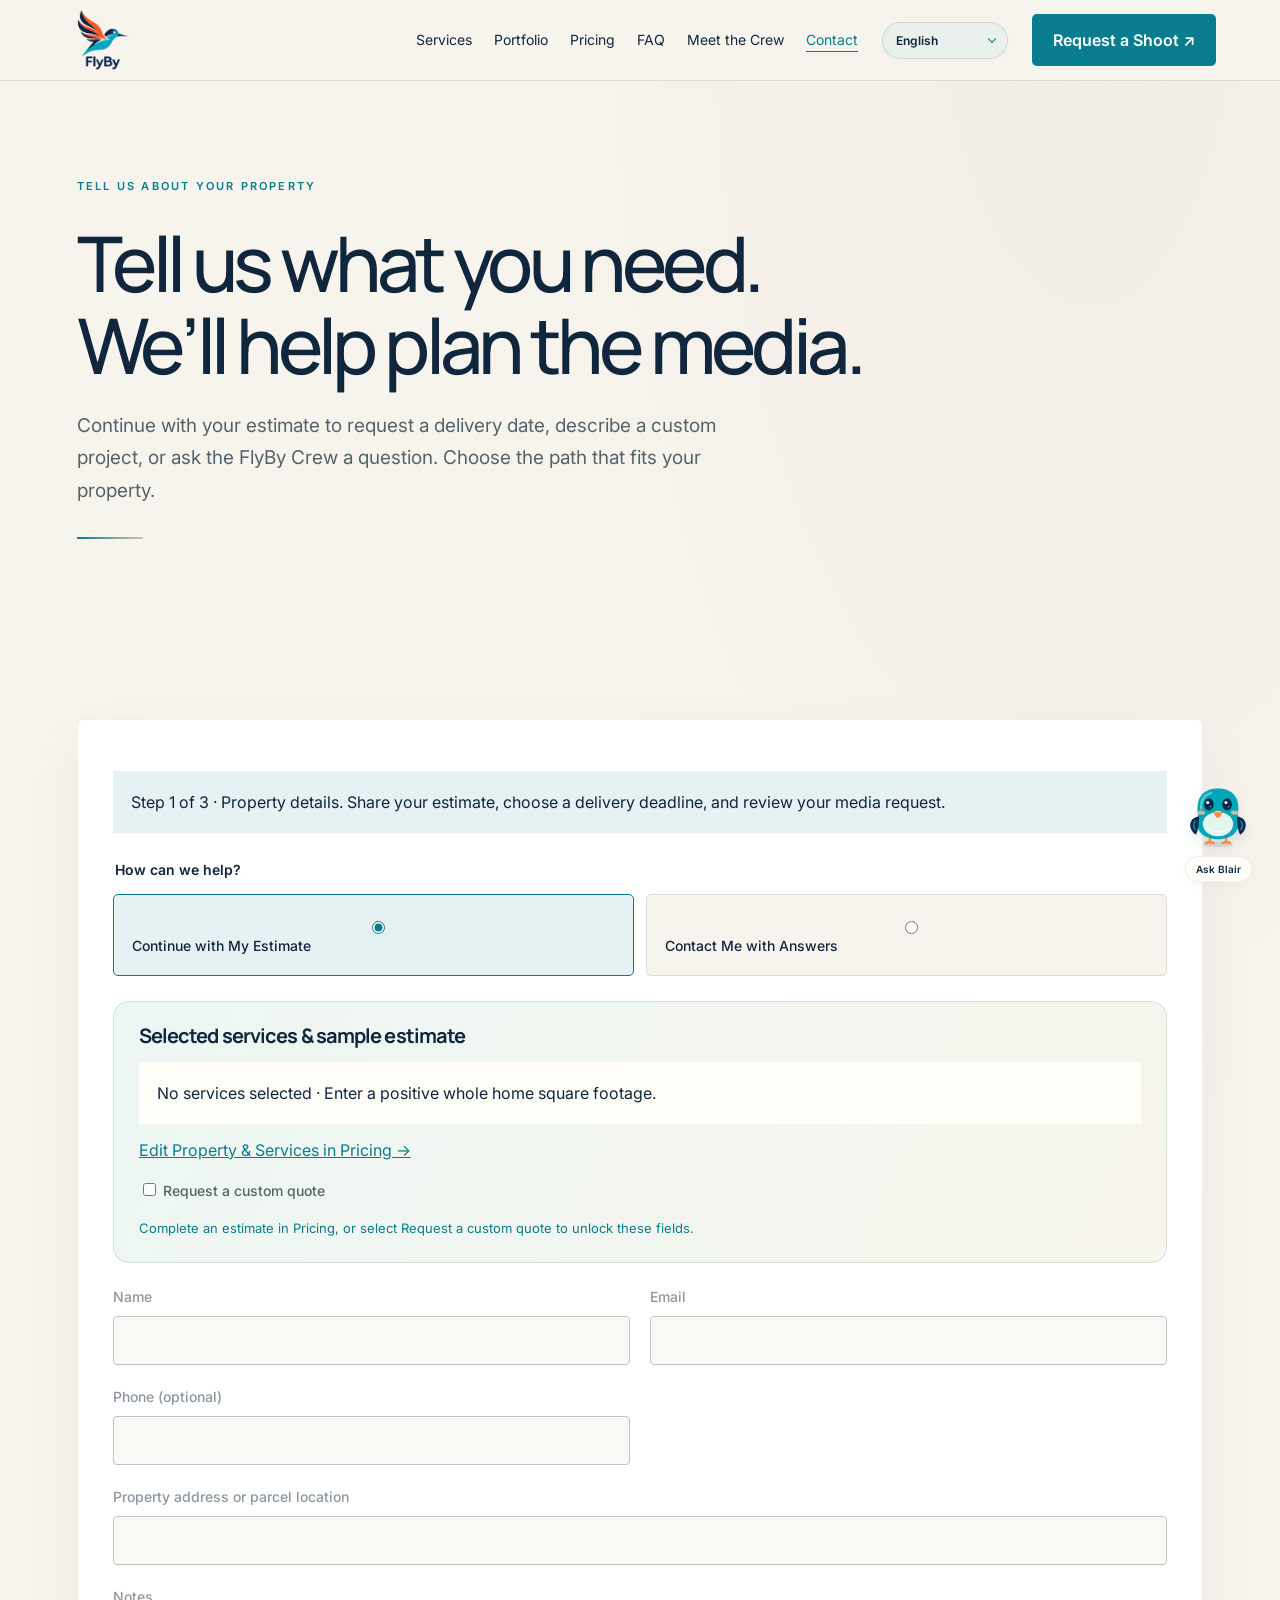
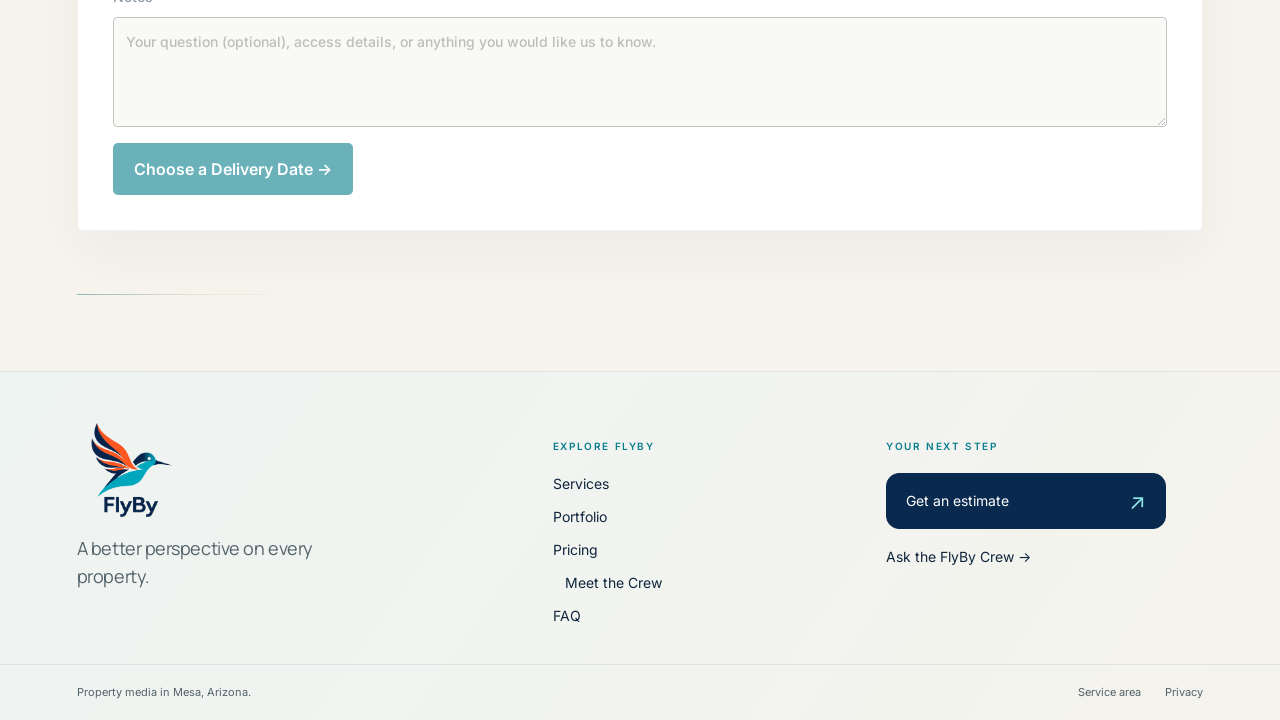
<file: contact.html>
<!doctype html>
<html lang="en">
  <head>
    <meta charset="utf-8" />
    <meta name="viewport" content="width=device-width,initial-scale=1" />
    <title>Request a FlyBy Shoot | Mesa real estate media</title>
    <meta
      name="description"
      content="Share your property details and preferred shoot date. Sample quotes require manual review. The current inquiry form is a clearly labeled preview."
    />
    <link
      href="https://fonts.googleapis.com/css2?family=Manrope:wght@400;500;600;700&family=Inter:wght@400;500;600&display=swap"
      rel="stylesheet"
    />
    <link rel="stylesheet" href="assets/css/styles.css?v=ac332b0d7bcd" />
    <link rel="stylesheet" href="assets/css/polish.css?v=b0d2a3a59848" />
    <link rel="stylesheet" href="assets/css/motion.css?v=7e191892a68c" />
    <link rel="stylesheet" href="assets/css/marketing.css?v=30b282973a19" />
    <link rel="stylesheet" href="assets/css/journey.css?v=b2486c4ee133" />
    <link rel="stylesheet" href="assets/css/customer-flow.css?v=4ab2aa29f847" />
    <link rel="stylesheet" href="assets/css/focus.css?v=0e2e42238a5a" />
    <link rel="stylesheet" href="assets/css/helper.css?v=0b8d4ae15814" />
    <link rel="stylesheet" href="assets/css/modern-depth.css?v=8d660e0221dd" />
    <link rel="stylesheet" href="assets/css/brand-bird.css?v=69ed97eaff5f" />
    <link rel="icon" type="image/png" href="assets/FlyBy-logo-transparent.png" />
    <link rel="stylesheet" href="assets/css/footer-blair.css?v=16459c239572" />
    <link rel="stylesheet" href="assets/css/estimate-guide.css?v=be6aab5bc90e" />
    <link rel="stylesheet" href="assets/css/crew-drone.css?v=2f90073169eb" />
    <link rel="stylesheet" href="assets/css/language-dropdown.css?v=45b7b9ae7462" />
    <link rel="stylesheet" href="assets/css/blair-fluid.css?v=a3647aac5ba5" />
    <link rel="stylesheet" href="assets/css/mobile-responsive.css?v=024274a6074d" />
    <script src="assets/js/blair-avatar.js?v=c626fbac7bb1"></script>
    <script src="assets/js/blair-handoff.js?v=f0847b98eb6b"></script>
  </head>
  <body>
    <header>
      <nav>
        <a class="logo official-logo" href="index.html"
          ><img
            src="assets/FlyBy-logo-transparent.png"
            width="1280"
            height="1280"
            alt="FlyBy"
            decoding="async" /></a
        ><button class="outline" id="menu" aria-expanded="false" aria-controls="links">
          Menu
        </button>
        <div id="links">
          <a href="services.html">Services</a><a href="gallery.html">Portfolio</a
          ><a href="pricing.html">Pricing</a><a href="faq.html">FAQ</a
          ><a href="meet.html">Meet the Crew</a>
        </div>
        <a class="btn" href="contact.html">Request a Shoot ↗</a>
      </nav>
    </header>
    <div class="progress" aria-hidden="true"></div>
    <main>
      <section class="intro">
        <span class="eyebrow">Tell us about your property</span>
        <h1>Tell us what you need.<br />We’ll help plan the media.</h1>
        <p>
          Continue with your estimate to request a delivery date, describe a custom
          project, or ask the FlyBy Crew a question. Choose the path that fits your
          property.
        </p>
      </section>
      <section>
        <form id="request">
          <p class="notice">
            Step 1 of 3 · Property details. Share your estimate, choose a delivery
            deadline, and review your media request.
          </p>
          <fieldset id="intent-selector" class="contact-intent">
            <legend>How can we help?</legend>
            <label
              ><input type="radio" name="contact-intent" value="shoot" checked /> Continue
              with My Estimate</label
            ><label
              ><input type="radio" name="contact-intent" value="questions" /> Contact Me
              with Answers</label
            >
          </fieldset>
          <p id="intent-help" class="fine" hidden></p>
          <div class="estimate-first" id="estimate-summary">
            <h3>Selected services & sample estimate</h3>
            <p class="notice" id="contact-estimate"></p>
            <a id="contact-edit-pricing" href="pricing.html"
              >Edit Property & Services in Pricing →</a
            >
            <p>
              <label><input id="custom" type="checkbox" /> Request a custom quote</label>
            </p>
            <p id="estimate-gate-message" class="estimate-gate-message" role="status"></p>
          </div>
          <fieldset id="contact-details" class="contact-details" disabled>
            <legend>Contact details</legend>
            <div class="form-grid">
              <label>Name<input name="name" required autocomplete="name" /></label
              ><label
                >Email<input
                  type="email"
                  name="email"
                  required
                  autocomplete="email" /></label
              ><label
                >Phone (optional)<input
                  name="phone"
                  type="tel"
                  autocomplete="tel" /></label
              ><label hidden
                >Property type<select id="contact-kind" disabled>
                  <option>Home</option>
                  <option>Land</option>
                </select></label
              ><label class="wide"
                >Property address or parcel location<input
                  name="location"
                  required /></label
              ><label id="contact-size-label" hidden
                >Home square footage<input
                  id="contact-size"
                  readonly
                  type="number"
                  min="1"
                  step="1"
                  required /></label
              ><input id="date" type="date" hidden disabled /><label class="wide"
                >Notes<textarea
                  name="notes"
                  placeholder="Your question (optional), access details, or anything you would like us to know."
                ></textarea>
              </label>
            </div>
          </fieldset>
          <p id="contact-response" role="status" aria-live="polite"></p>
          <p id="form-error" role="alert"></p>
          <button id="contact-continue" type="submit">Choose a Delivery Date →</button>
        </form>
      </section>
    </main>
    <footer class="site-footer">
      <div class="footer-main">
        <div class="footer-brand">
          <a class="logo official-logo" href="index.html"
            ><img
              src="assets/FlyBy-logo-transparent.png"
              width="1280"
              height="1280"
              alt="FlyBy"
              decoding="async"
          /></a>
          <p>A better perspective on every property.</p>
        </div>
        <div class="footer-explore">
          <p class="footer-label">Explore FlyBy</p>
          <nav class="footer-nav" aria-label="Footer navigation">
            <a href="services.html">Services</a><a href="gallery.html">Portfolio</a
            ><a href="pricing.html">Pricing</a><a href="meet.html">Meet the Crew</a
            ><a href="faq.html">FAQ</a>
          </nav>
        </div>
        <div class="footer-next">
          <p class="footer-label">Your next step</p>
          <a class="footer-action" href="pricing.html"
            >Get an estimate<span aria-hidden="true">↗</span></a
          ><a class="footer-question" href="contact.html?intent=questions"
            >Ask the FlyBy Crew →</a
          >
        </div>
      </div>
      <div class="footer-base">
        <a class="footer-mini-logo" href="index.html"
          ><img
            src="assets/FlyBy-logo-transparent.png"
            width="1280"
            height="1280"
            alt="FlyBy"
            decoding="async"
        /></a>
        <p>Property media in Mesa, Arizona.</p>
        <div class="footer-meta">
          <a href="index.html#service-area">Service area</a
          ><a href="privacy.html">Privacy</a>
        </div>
      </div>
    </footer>
    <script src="assets/js/pricing-engine.js?v=6ee49f2ce6e6"></script>
    <script src="assets/js/estimate-gate.js?v=d6917c8817ad"></script>
    <script src="assets/js/app.js?v=81ffee31e404"></script>
    <script src="assets/js/translations.js?v=fd7facc6b7ca"></script>
    <script src="assets/js/journey-translations.js?v=6665d0512e74"></script>
    <script src="assets/js/customer-translations.js?v=bfb29da45c60"></script>
    <script src="assets/js/focus-translations.js?v=c4a0bf09659e"></script>
    <script src="assets/js/delivery-translations.js?v=b22a61a7b503"></script>
    <script src="assets/js/footer-translations.js?v=95087c4d7dad"></script>
    <script src="assets/js/marketing-translations.js?v=5574212253e9"></script>
    <script src="assets/js/translate.js?v=08c9d6dc6bbe"></script>
    <script src="assets/js/chinese-translations.js?v=53ab8b2fe602"></script>
    <script src="assets/js/chinese-guide-translations.js?v=cefd14ecc91b"></script>
    <script src="assets/js/chinese-feature-translations.js?v=fb4b886f6638"></script>
    <script src="assets/js/chinese-runtime.js?v=21090d610f89"></script>
    <script src="assets/js/language.js?v=6870ac199677"></script>
    <script src="assets/js/polish.js?v=602ba9a5f470"></script>
    <script src="assets/js/motion.js?v=2b23c9f74a6c"></script>
    <script src="assets/js/marketing.js?v=487adca290f0"></script>
    <script src="assets/js/journey.js?v=6fc1b104d123"></script>
    <script src="assets/js/booking-config.js?v=9d416db3be07"></script>
    <script src="assets/js/request-flow.js?v=3108d46c72fc"></script>
    <script src="assets/js/helper-answers.js?v=b95dea3ad43c"></script>
    <script src="assets/js/blair-conversation.js?v=65f6737c32f3"></script>
    <script src="assets/js/blair-motion.js?v=00c537445658"></script>
    <script src="assets/js/chinese-blair.js?v=29a8214922d7"></script>
    <script src="assets/js/blair-presentation.js?v=40e2b1d6cc36"></script>
    <script src="assets/js/helper.js?v=f26df12bd4c8"></script>
    <script src="assets/js/modern-depth.js?v=98c72727b4da"></script>
    <script src="assets/js/quote-guide.js?v=f3227171da1c"></script>
    <script src="assets/js/mobile-responsive.js?v=b66505880662"></script>
  </body>
</html>
</file>
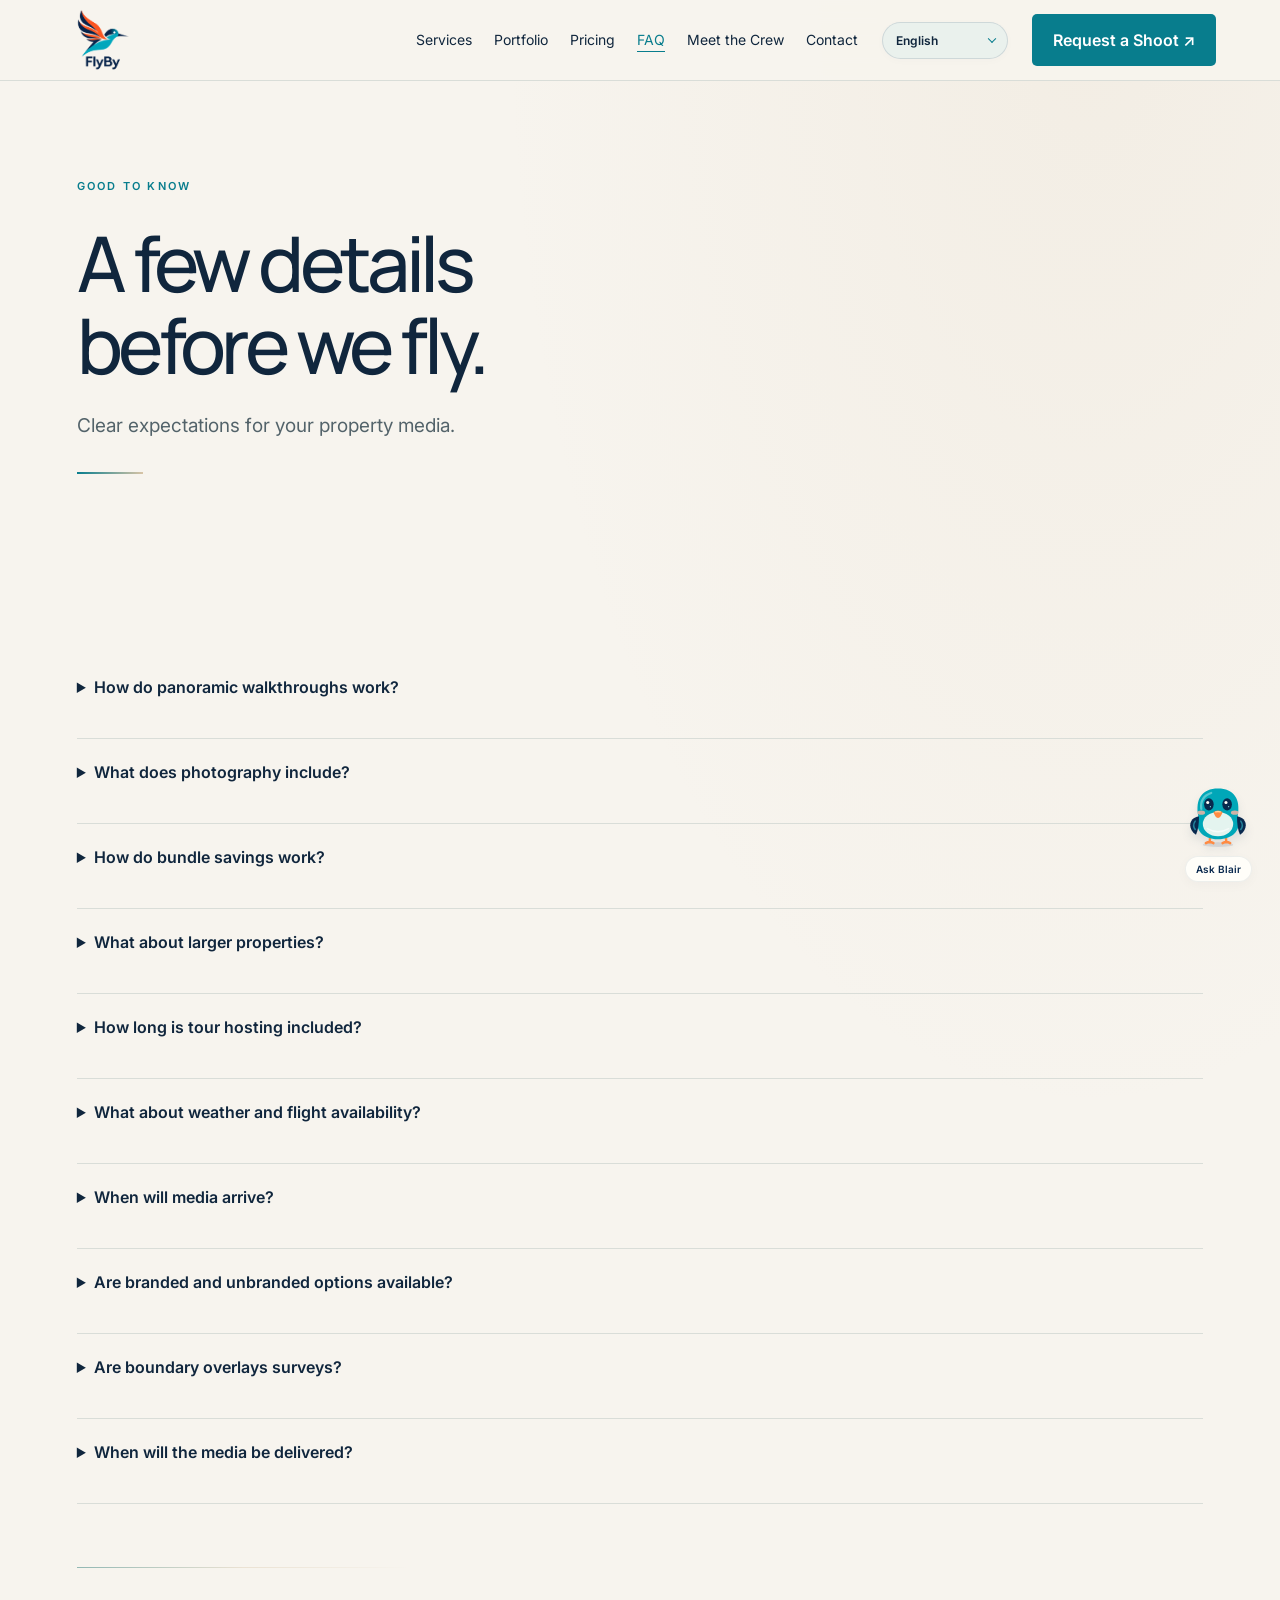
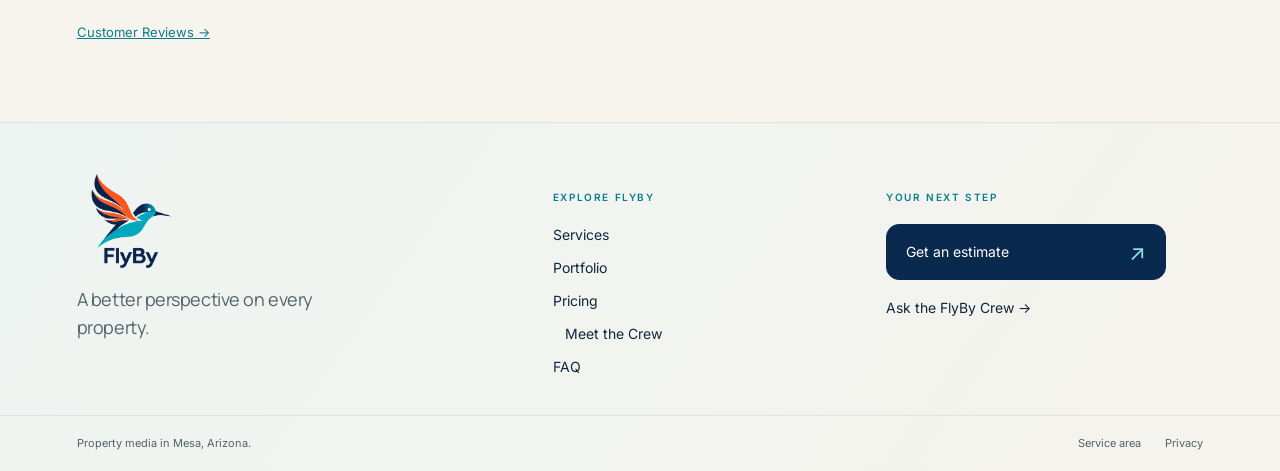
<file: faq.html>
<!doctype html>
<html lang="en">
  <head>
    <meta charset="utf-8" />
    <meta name="viewport" content="width=device-width,initial-scale=1" />
    <title>FlyBy | faq</title>
    <meta
      name="description"
      content="Property photography, 360° panoramic tours and aerial media in Mesa, Arizona. Build a sample quote by square footage."
    />
    <link
      href="https://fonts.googleapis.com/css2?family=Manrope:wght@400;500;600;700&family=Inter:wght@400;500;600&display=swap"
      rel="stylesheet"
    />
    <link rel="stylesheet" href="assets/css/styles.css?v=ac332b0d7bcd" />
    <link rel="stylesheet" href="assets/css/polish.css?v=b0d2a3a59848" />
    <link rel="stylesheet" href="assets/css/motion.css?v=7e191892a68c" />
    <link rel="stylesheet" href="assets/css/marketing.css?v=30b282973a19" />
    <link rel="stylesheet" href="assets/css/journey.css?v=b2486c4ee133" />
    <link rel="stylesheet" href="assets/css/customer-flow.css?v=4ab2aa29f847" />
    <link rel="stylesheet" href="assets/css/focus.css?v=0e2e42238a5a" />
    <link rel="stylesheet" href="assets/css/helper.css?v=0b8d4ae15814" />
    <link rel="stylesheet" href="assets/css/modern-depth.css?v=8d660e0221dd" />
    <link rel="stylesheet" href="assets/css/brand-bird.css?v=69ed97eaff5f" />
    <link rel="icon" type="image/png" href="assets/FlyBy-logo-transparent.png" />
    <link rel="stylesheet" href="assets/css/footer-blair.css?v=16459c239572" />
    <link rel="stylesheet" href="assets/css/estimate-guide.css?v=be6aab5bc90e" />
    <link rel="stylesheet" href="assets/css/crew-drone.css?v=2f90073169eb" />
    <link rel="stylesheet" href="assets/css/language-dropdown.css?v=45b7b9ae7462" />
    <link rel="stylesheet" href="assets/css/blair-fluid.css?v=a3647aac5ba5" />
    <link rel="stylesheet" href="assets/css/mobile-responsive.css?v=024274a6074d" />
    <script src="assets/js/blair-avatar.js?v=c626fbac7bb1"></script>
    <script src="assets/js/blair-handoff.js?v=f0847b98eb6b"></script>
  </head>
  <body>
    <header>
      <nav>
        <a class="logo official-logo" href="index.html"
          ><img
            src="assets/FlyBy-logo-transparent.png"
            width="1280"
            height="1280"
            alt="FlyBy"
            decoding="async" /></a
        ><button class="outline" id="menu" aria-expanded="false" aria-controls="links">
          Menu
        </button>
        <div id="links">
          <a href="services.html">Services</a><a href="gallery.html">Portfolio</a
          ><a href="pricing.html">Pricing</a><a href="faq.html">FAQ</a
          ><a href="meet.html">Meet the Crew</a>
        </div>
        <a class="btn" href="contact.html">Request a Shoot ↗</a>
      </nav>
    </header>
    <div class="progress" aria-hidden="true"></div>
    <main>
      <section class="intro">
        <span class="eyebrow">Good to know</span>
        <h1>A few details<br />before we fly.</h1>
        <p>Clear expectations for your property media.</p>
      </section>
      <section>
        <details>
          <summary>How do panoramic walkthroughs work?</summary>
          <p>
            Visitors look around each room and move between linked panoramic viewpoints.
            This is not a measured 3D model and includes no dollhouse view, floor plans,
            or automatic Zillow integration.
          </p>
        </details>
        <details>
          <summary>What does photography include?</summary>
          <p>
            25–40 edited interior and exterior images, depending on home square footage.
            Sample tiers run from $179 to $259 through 5,000 sq ft.
          </p>
        </details>
        <details>
          <summary>How do bundle savings work?</summary>
          <p>
            Two or more different services at the same property and appointment receive
            15% off the service subtotal. One service receives no discount. No discount on
            travel, tax, hosting extensions, or custom charges; promotions do not stack.
          </p>
        </details>
        <details id="faq-large">
          <summary>What about larger properties?</summary>
          <p>
            Enter your square footage for sample pricing through 5,000 sq ft. Larger
            homes, parcels above two acres, extra panoramas, and complex projects need a
            custom quote. Land requests start with aerial services.
          </p>
        </details>
        <details>
          <summary>How long is tour hosting included?</summary>
          <p>
            Six months. Hosting extensions are quoted before that period ends. A real
            sample tour and hosting provider must be confirmed before launch.
          </p>
        </details>
        <details id="faq-weather">
          <summary>What about weather and flight availability?</summary>
          <p>
            Aerial work depends on suitable weather, safe conditions, and flight
            availability. Scheduling and any changes are confirmed manually.
          </p>
        </details>
        <details id="faq-delivery">
          <summary>When will media arrive?</summary>
          <p>
            Targets: photos within two business days; tours and video within three
            business days, pending operational confirmation. Timing is confirmed for your
            project.
          </p>
        </details>
        <details id="faq-branding">
          <summary>Are branded and unbranded options available?</summary>
          <p>
            Discuss branded and unbranded delivery options when confirming the project.
          </p>
        </details>
        <details id="faq-boundaries">
          <summary>Are boundary overlays surveys?</summary>
          <p>
            Any boundary overlays are illustrative, based on client-supplied information,
            and are not surveys.
          </p>
        </details>
        <details id="faq-delivery-request">
          <summary>When will the media be delivered?</summary>
          <p>
            You choose your requested media delivery date. Rey reviews the deadline and
            confirms it with you, then schedules the capture separately. The date is not a
            capture appointment or a delivery guarantee.
          </p>
        </details>
      </section>
      <p class="home-review-link"><a href="work.html">Customer Reviews →</a></p>
    </main>
    <footer class="site-footer">
      <div class="footer-main">
        <div class="footer-brand">
          <a class="logo official-logo" href="index.html"
            ><img
              src="assets/FlyBy-logo-transparent.png"
              width="1280"
              height="1280"
              alt="FlyBy"
              decoding="async"
          /></a>
          <p>A better perspective on every property.</p>
        </div>
        <div class="footer-explore">
          <p class="footer-label">Explore FlyBy</p>
          <nav class="footer-nav" aria-label="Footer navigation">
            <a href="services.html">Services</a><a href="gallery.html">Portfolio</a
            ><a href="pricing.html">Pricing</a><a href="meet.html">Meet the Crew</a
            ><a href="faq.html">FAQ</a>
          </nav>
        </div>
        <div class="footer-next">
          <p class="footer-label">Your next step</p>
          <a class="footer-action" href="pricing.html"
            >Get an estimate<span aria-hidden="true">↗</span></a
          ><a class="footer-question" href="contact.html?intent=questions"
            >Ask the FlyBy Crew →</a
          >
        </div>
      </div>
      <div class="footer-base">
        <a class="footer-mini-logo" href="index.html"
          ><img
            src="assets/FlyBy-logo-transparent.png"
            width="1280"
            height="1280"
            alt="FlyBy"
            decoding="async"
        /></a>
        <p>Property media in Mesa, Arizona.</p>
        <div class="footer-meta">
          <a href="index.html#service-area">Service area</a
          ><a href="privacy.html">Privacy</a>
        </div>
      </div>
    </footer>
    <script src="assets/js/pricing-engine.js?v=6ee49f2ce6e6"></script>
    <script src="assets/js/estimate-gate.js?v=d6917c8817ad"></script>
    <script src="assets/js/app.js?v=81ffee31e404"></script>
    <script src="assets/js/translations.js?v=fd7facc6b7ca"></script>
    <script src="assets/js/journey-translations.js?v=6665d0512e74"></script>
    <script src="assets/js/customer-translations.js?v=bfb29da45c60"></script>
    <script src="assets/js/focus-translations.js?v=c4a0bf09659e"></script>
    <script src="assets/js/delivery-translations.js?v=b22a61a7b503"></script>
    <script src="assets/js/footer-translations.js?v=95087c4d7dad"></script>
    <script src="assets/js/marketing-translations.js?v=5574212253e9"></script>
    <script src="assets/js/translate.js?v=08c9d6dc6bbe"></script>
    <script src="assets/js/chinese-translations.js?v=53ab8b2fe602"></script>
    <script src="assets/js/chinese-guide-translations.js?v=cefd14ecc91b"></script>
    <script src="assets/js/chinese-feature-translations.js?v=fb4b886f6638"></script>
    <script src="assets/js/chinese-runtime.js?v=21090d610f89"></script>
    <script src="assets/js/language.js?v=6870ac199677"></script>
    <script src="assets/js/polish.js?v=602ba9a5f470"></script>
    <script src="assets/js/motion.js?v=2b23c9f74a6c"></script>
    <script src="assets/js/marketing.js?v=487adca290f0"></script>
    <script src="assets/js/journey.js?v=6fc1b104d123"></script>
    <script src="assets/js/helper-answers.js?v=b95dea3ad43c"></script>
    <script src="assets/js/blair-conversation.js?v=65f6737c32f3"></script>
    <script src="assets/js/blair-motion.js?v=00c537445658"></script>
    <script src="assets/js/chinese-blair.js?v=29a8214922d7"></script>
    <script src="assets/js/blair-presentation.js?v=40e2b1d6cc36"></script>
    <script src="assets/js/helper.js?v=f26df12bd4c8"></script>
    <script src="assets/js/modern-depth.js?v=98c72727b4da"></script>
    <script src="assets/js/quote-guide.js?v=f3227171da1c"></script>
    <script src="assets/js/mobile-responsive.js?v=b66505880662"></script>
  </body>
</html>
</file>
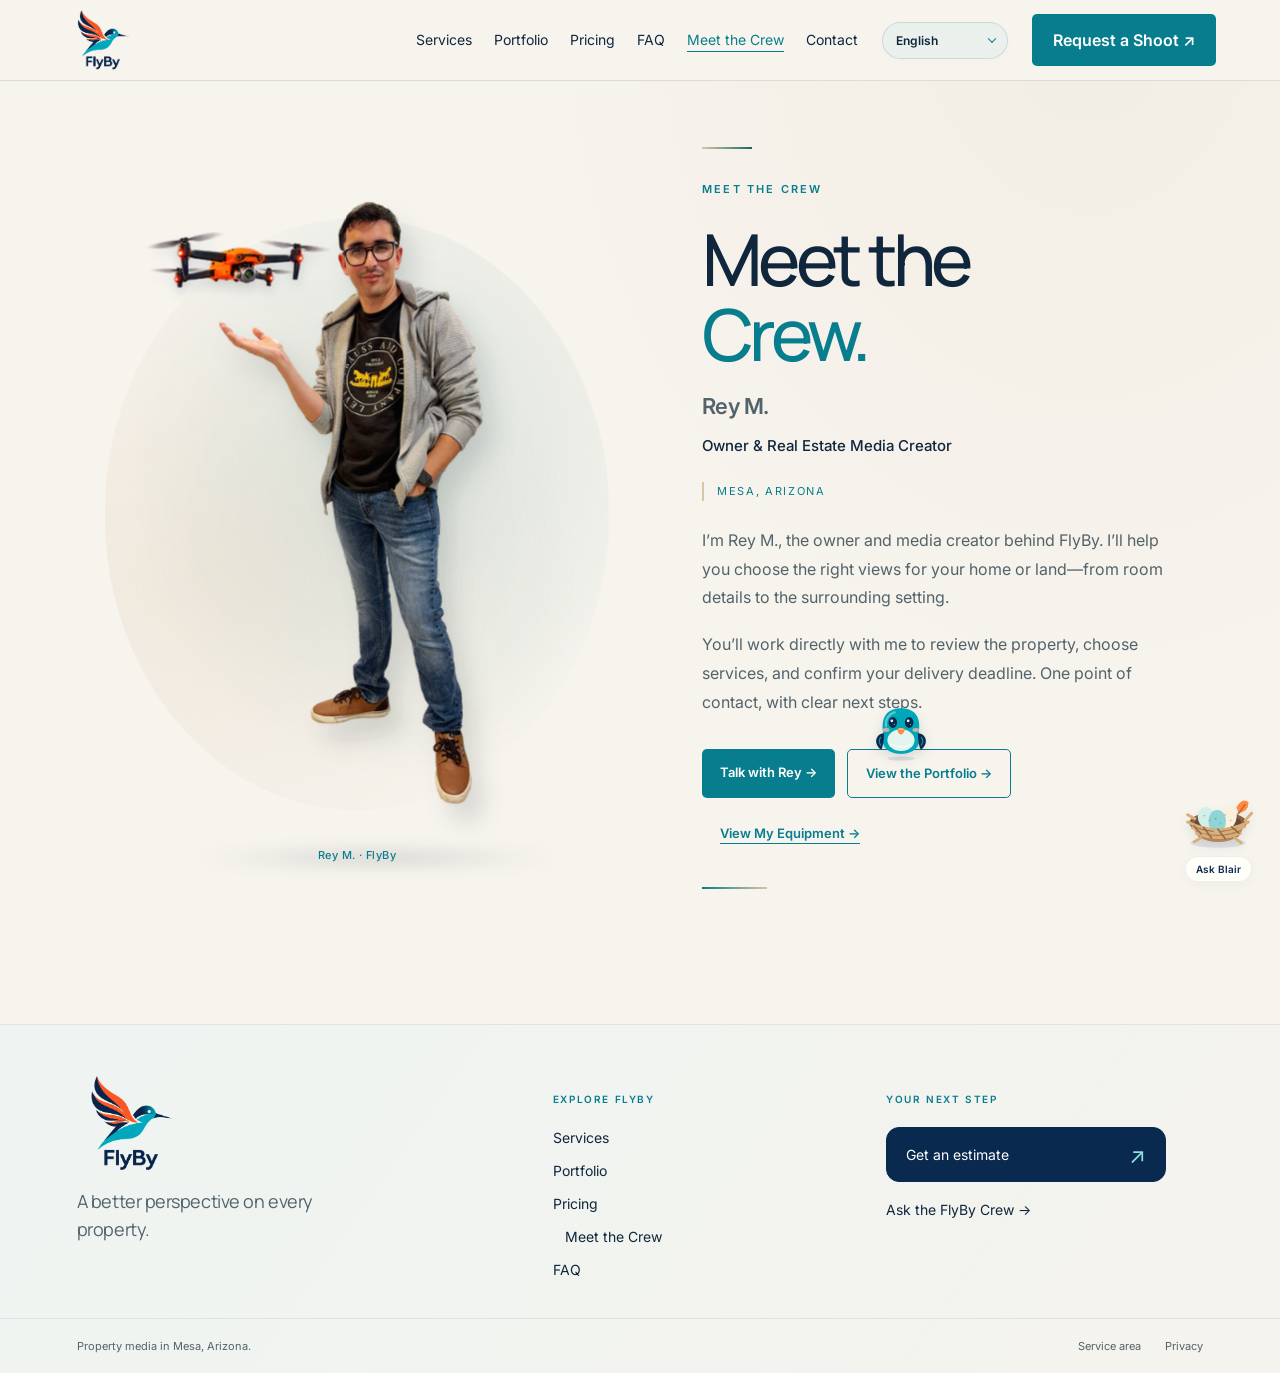
<file: meet.html>
<!doctype html>
<html lang="en">
  <head>
    <meta charset="utf-8" />
    <meta name="viewport" content="width=device-width,initial-scale=1" />
    <title>Meet Rey M. | FlyBy Owner & Real Estate Media Creator</title>
    <meta
      name="description"
      content="Meet Rey M., owner and real estate media creator behind FlyBy in Mesa, Arizona. Property photography, panoramic tours, and aerial media for homes and land."
    />
    <link
      href="https://fonts.googleapis.com/css2?family=Manrope:wght@400;500;600;700&family=Inter:wght@400;500;600&display=swap"
      rel="stylesheet"
    />
    <link rel="stylesheet" href="assets/css/styles.css?v=ac332b0d7bcd" />
    <link rel="stylesheet" href="assets/css/services.css?v=5cf8bcae152a" />
    <link rel="stylesheet" href="assets/css/polish.css?v=b0d2a3a59848" />
    <link rel="stylesheet" href="assets/css/motion.css?v=7e191892a68c" />
    <link rel="stylesheet" href="assets/css/marketing.css?v=30b282973a19" />
    <link rel="stylesheet" href="assets/css/journey.css?v=b2486c4ee133" />
    <link rel="stylesheet" href="assets/css/customer-flow.css?v=4ab2aa29f847" />
    <link rel="stylesheet" href="assets/css/focus.css?v=0e2e42238a5a" />
    <link rel="stylesheet" href="assets/css/helper.css?v=0b8d4ae15814" />
    <link rel="stylesheet" href="assets/css/profile-portrait.css?v=ab7fa8861656" />
    <link rel="stylesheet" href="assets/css/modern-depth.css?v=8d660e0221dd" />
    <link rel="stylesheet" href="assets/css/brand-bird.css?v=69ed97eaff5f" />
    <link rel="icon" type="image/png" href="assets/FlyBy-logo-transparent.png" />
    <link rel="stylesheet" href="assets/css/footer-blair.css?v=16459c239572" />
    <link rel="stylesheet" href="assets/css/estimate-guide.css?v=be6aab5bc90e" />
    <link rel="stylesheet" href="assets/css/crew-drone.css?v=2f90073169eb" />
    <link rel="stylesheet" href="assets/css/language-dropdown.css?v=45b7b9ae7462" />
    <link rel="stylesheet" href="assets/css/profile-sales.css?v=9b3eed5378a0" />
    <link rel="stylesheet" href="assets/css/blair-fluid.css?v=a3647aac5ba5" />
    <link rel="stylesheet" href="assets/css/mobile-responsive.css?v=024274a6074d" />
    <script src="assets/js/blair-avatar.js?v=c626fbac7bb1"></script>
    <script src="assets/js/blair-handoff.js?v=f0847b98eb6b"></script>
    <link rel="stylesheet" href="assets/css/crew-equipment.css?v=40bf01b216a1" />
    <link rel="stylesheet" href="assets/css/crew-companion.css?v=7175a03b86d3" />
  </head>
  <body class="crew-companion-page">
    <header>
      <nav>
        <a class="logo official-logo" href="index.html"
          ><img
            src="assets/FlyBy-logo-transparent.png"
            width="1280"
            height="1280"
            alt="FlyBy"
            decoding="async" /></a
        ><button class="outline" id="menu" aria-expanded="false" aria-controls="links">
          Menu
        </button>
        <div id="links">
          <a href="services.html">Services</a><a href="gallery.html">Portfolio</a
          ><a href="pricing.html">Pricing</a><a href="faq.html">FAQ</a
          ><a href="meet.html">Meet the Crew</a>
        </div>
        <a class="btn" href="contact.html">Request a Shoot ↗</a>
      </nav>
    </header>
    <div class="progress" aria-hidden="true"></div>
    <main>
      <section class="profile-layout portrait-feature">
        <figure class="owner-portrait">
          <img
            id="owner-photo"
            srcset="
              assets/rey-real-profile-600.webp   600w,
              assets/rey-real-profile-1200.webp 1200w,
              assets/rey-real-profile-1500.webp 1500w
            "
            sizes="(max-width: 600px) 90vw, 520px"
            src="assets/rey-real-profile-600.webp"
            width="3024"
            height="4032"
            alt="Rey M. with an orange drone hovering above an outstretched hand"
            decoding="async"
            fetchpriority="high"
          />
          <div id="owner-portrait-placeholder" hidden>
            <h3>Rey M.</h3>
            <p>Owner & Real Estate Media Creator</p>
          </div>
          <figcaption>Rey M. · FlyBy</figcaption>
        </figure>
        <div class="intro profile-intro owner-story">
          <span class="eyebrow">Meet the Crew</span>
          <h1>Meet the <em>Crew.</em></h1>
          <p class="owner-name">Rey M.</p>
          <p class="owner-role">Owner & Real Estate Media Creator</p>
          <p class="owner-location">Mesa, Arizona</p>
          <p>
            I’m Rey M., the owner and media creator behind FlyBy. I’ll help you choose the
            right views for your home or land—from room details to the surrounding
            setting.
          </p>
          <p>
            You’ll work directly with me to review the property, choose services, and
            confirm your delivery deadline. One point of contact, with clear next steps.
          </p>
          <div class="profile-actions">
            <a class="btn" href="contact.html?intent=questions">Talk with Rey →</a
            ><a class="btn outline" href="gallery.html">View the Portfolio →</a
            ><a
              class="equipment-profile-link"
              href="#rey-equipment"
              data-equipment-open="rey-equipment"
              >View My Equipment →</a
            >
          </div>
        </div>
      </section>
      <dialog
        id="rey-equipment"
        class="crew-equipment-dialog"
        data-crew-equipment="rey"
        aria-labelledby="rey-equipment-title"
      >
        <button class="outline equipment-close" type="button" data-equipment-close>
          Close ×</button
        ><span class="eyebrow">Rey M.</span>
        <h2 id="rey-equipment-title">Rey’s equipment</h2>
        <p class="equipment-intro">Tools behind your property media.</p>
        <p class="equipment-art-note">
          Equipment illustrations; Sony body and accessories shown are representative.
        </p>
        <div class="equipment-grid">
          <article class="equipment-card">
            <img
              class="equipment-picture"
              src="assets/equipment-sony.svg"
              width="480"
              height="320"
              alt="Illustration of a Sony mirrorless camera"
              loading="lazy"
            />
            <div class="equipment-copy">
              <h3>Sony mirrorless camera</h3>
              <p>For interior and exterior property photography.</p>
            </div>
          </article>
          <article class="equipment-card">
            <img
              class="equipment-picture"
              src="assets/equipment-insta.svg"
              width="480"
              height="320"
              alt="Illustration of an Insta360 X5 camera"
              loading="lazy"
            />
            <div class="equipment-copy">
              <h3>360° camera · Insta360 X5</h3>
              <p>For connected panoramic views that help buyers explore the space.</p>
            </div>
          </article>
          <article class="equipment-card">
            <img
              class="equipment-picture"
              src="assets/equipment-drone.svg"
              width="480"
              height="320"
              alt="Illustration of an Autel EVO II drone"
              loading="lazy"
            />
            <div class="equipment-copy">
              <h3>Drone · Autel Robotics EVO II PRO RTK V3</h3>
              <p>
                For aerial photos and video showing the property and its surroundings.
              </p>
            </div>
          </article>
          <article class="equipment-card">
            <img
              class="equipment-picture"
              src="assets/equipment-lighting.svg"
              width="480"
              height="320"
              alt="Illustration of lighting and photography accessories"
              loading="lazy"
            />
            <div class="equipment-copy">
              <h3>Lighting & photography accessories</h3>
              <p>Lighting and miscellaneous photography equipment to support the shot.</p>
            </div>
          </article>
          <article class="equipment-card">
            <img
              class="equipment-picture"
              src="assets/equipment-vacuum.svg"
              width="480"
              height="320"
              alt="Illustration of a vacuum and touch-up tools"
              loading="lazy"
            />
            <div class="equipment-copy">
              <h3>Vacuum & touch-up tools</h3>
              <p>
                A vacuum and miscellaneous cleaning tools for small, practical touch-ups
                before a photo.
              </p>
              <p class="equipment-side-note">
                <strong>Please prepare the home before we arrive.</strong>
                <span
                  >We do not provide cleaning services. Please have the home cleaned and
                  photo-ready before the shoot. The crew may address a small, easy-to-fix
                  distraction to improve a shot, but these touch-ups do not replace
                  property cleaning or preparation.</span
                >
              </p>
            </div>
          </article>
        </div>
      </dialog>
    </main>
    <footer class="site-footer">
      <div class="footer-main">
        <div class="footer-brand">
          <a class="logo official-logo" href="index.html"
            ><img
              src="assets/FlyBy-logo-transparent.png"
              width="1280"
              height="1280"
              alt="FlyBy"
              decoding="async"
          /></a>
          <p>A better perspective on every property.</p>
        </div>
        <div class="footer-explore">
          <p class="footer-label">Explore FlyBy</p>
          <nav class="footer-nav" aria-label="Footer navigation">
            <a href="services.html">Services</a><a href="gallery.html">Portfolio</a
            ><a href="pricing.html">Pricing</a><a href="meet.html">Meet the Crew</a
            ><a href="faq.html">FAQ</a>
          </nav>
        </div>
        <div class="footer-next">
          <p class="footer-label">Your next step</p>
          <a class="footer-action" href="pricing.html"
            >Get an estimate<span aria-hidden="true">↗</span></a
          ><a class="footer-question" href="contact.html?intent=questions"
            >Ask the FlyBy Crew →</a
          >
        </div>
      </div>
      <div class="footer-base">
        <a class="footer-mini-logo" href="index.html"
          ><img
            src="assets/FlyBy-logo-transparent.png"
            width="1280"
            height="1280"
            alt="FlyBy"
            decoding="async"
        /></a>
        <p>Property media in Mesa, Arizona.</p>
        <div class="footer-meta">
          <a href="index.html#service-area">Service area</a
          ><a href="privacy.html">Privacy</a>
        </div>
      </div>
    </footer>
    <script src="assets/js/pricing-engine.js?v=6ee49f2ce6e6"></script>
    <script src="assets/js/estimate-gate.js?v=d6917c8817ad"></script>
    <script src="assets/js/app.js?v=81ffee31e404"></script>
    <script src="assets/js/translations.js?v=fd7facc6b7ca"></script>
    <script src="assets/js/journey-translations.js?v=6665d0512e74"></script>
    <script src="assets/js/customer-translations.js?v=bfb29da45c60"></script>
    <script src="assets/js/focus-translations.js?v=c4a0bf09659e"></script>
    <script src="assets/js/delivery-translations.js?v=b22a61a7b503"></script>
    <script src="assets/js/footer-translations.js?v=95087c4d7dad"></script>
    <script src="assets/js/marketing-translations.js?v=5574212253e9"></script>
    <script src="assets/js/translate.js?v=08c9d6dc6bbe"></script>
    <script src="assets/js/chinese-translations.js?v=53ab8b2fe602"></script>
    <script src="assets/js/chinese-guide-translations.js?v=cefd14ecc91b"></script>
    <script src="assets/js/chinese-feature-translations.js?v=fb4b886f6638"></script>
    <script src="assets/js/chinese-runtime.js?v=21090d610f89"></script>
    <script src="assets/js/language.js?v=6870ac199677"></script>
    <script src="assets/js/polish.js?v=602ba9a5f470"></script>
    <script src="assets/js/motion.js?v=2b23c9f74a6c"></script>
    <script src="assets/js/marketing.js?v=487adca290f0"></script>
    <script src="assets/js/journey.js?v=6fc1b104d123"></script>
    <script src="assets/js/owner-config.js?v=dbbb4185a17f"></script>
    <script src="assets/js/owner-profile.js?v=8a3a372b33f2"></script>
    <script src="assets/js/helper-answers.js?v=b95dea3ad43c"></script>
    <script src="assets/js/blair-conversation.js?v=65f6737c32f3"></script>
    <script src="assets/js/blair-motion.js?v=00c537445658"></script>
    <script src="assets/js/chinese-blair.js?v=29a8214922d7"></script>
    <script src="assets/js/blair-presentation.js?v=40e2b1d6cc36"></script>
    <script src="assets/js/helper.js?v=f26df12bd4c8"></script>
    <script src="assets/js/modern-depth.js?v=98c72727b4da"></script>
    <script src="assets/js/quote-guide.js?v=f3227171da1c"></script>
    <script src="assets/js/portrait-alpha.js?v=ad661bac7693"></script>
    <script src="assets/js/portrait-outline.js?v=64d49eaf7480"></script>
    <script src="assets/js/crew-drone.js?v=1fd190ba071a"></script>
    <script src="assets/js/mobile-responsive.js?v=b66505880662"></script>
    <script src="assets/js/crew-equipment.js?v=78745561ee60"></script>
    <script src="assets/js/crew-companion.js?v=ba1fa2f25c63"></script>
  </body>
</html>
</file>
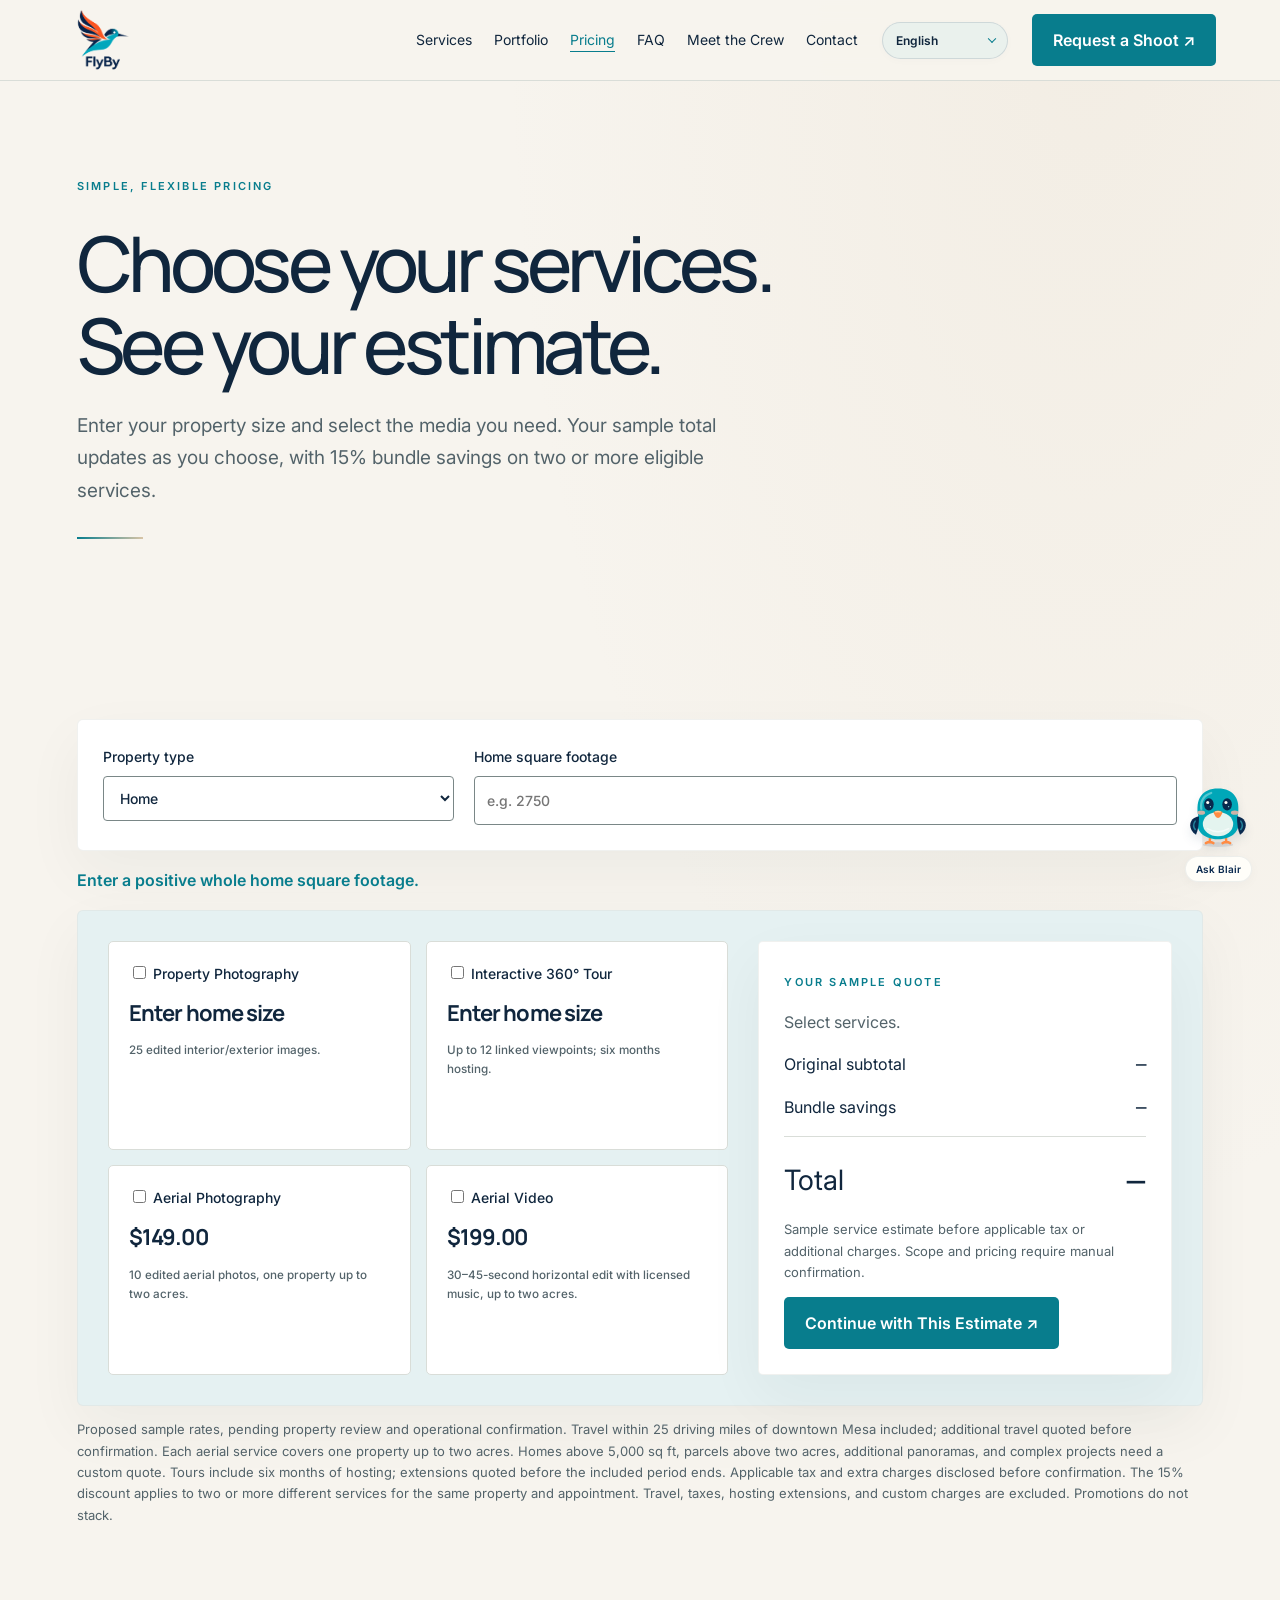
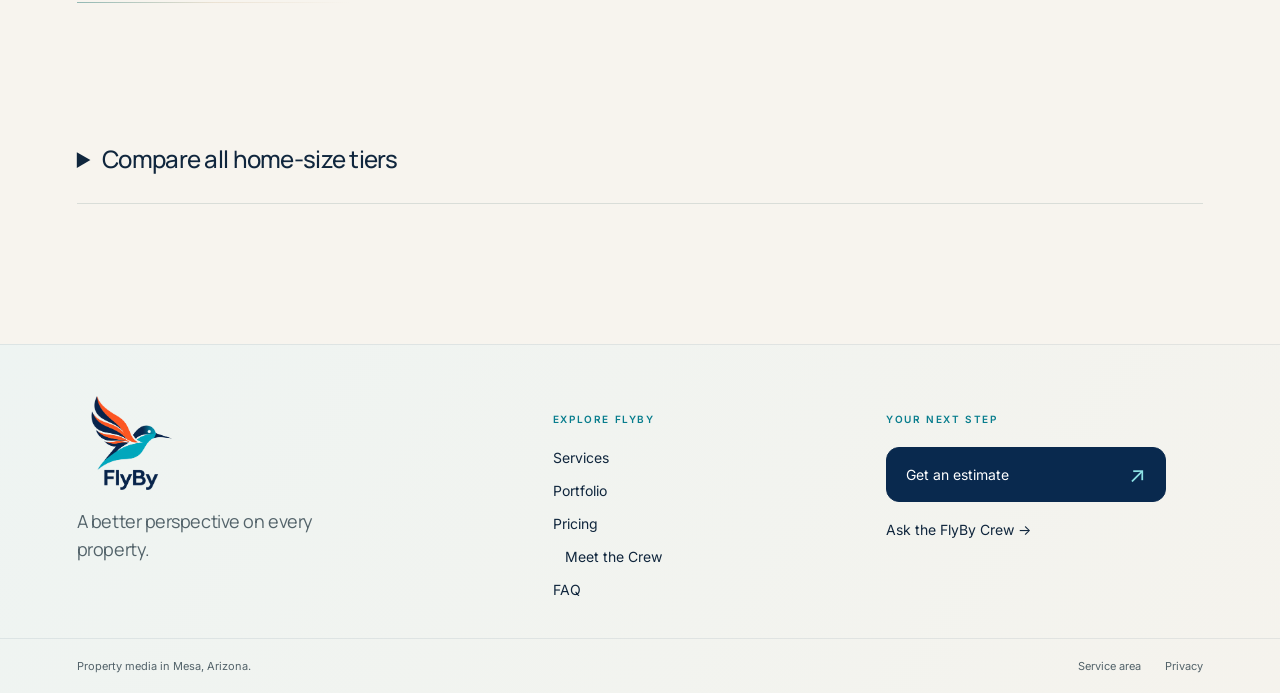
<file: pricing.html>
<!doctype html>
<html lang="en">
  <head>
    <meta charset="utf-8" />
    <meta name="viewport" content="width=device-width,initial-scale=1" />
    <title>FlyBy Pricing | Mesa property media by square footage</title>
    <meta
      name="description"
      content="Compare FlyBy photography and panoramic-tour tiers by home size. Build a sample quote with aerial services and 15% savings on eligible multi-service appointments."
    />
    <link
      href="https://fonts.googleapis.com/css2?family=Manrope:wght@400;500;600;700&family=Inter:wght@400;500;600&display=swap"
      rel="stylesheet"
    />
    <link rel="stylesheet" href="assets/css/styles.css?v=ac332b0d7bcd" />
    <link rel="stylesheet" href="assets/css/polish.css?v=b0d2a3a59848" />
    <link rel="stylesheet" href="assets/css/motion.css?v=7e191892a68c" />
    <link rel="stylesheet" href="assets/css/marketing.css?v=30b282973a19" />
    <link rel="stylesheet" href="assets/css/journey.css?v=b2486c4ee133" />
    <link rel="stylesheet" href="assets/css/customer-flow.css?v=4ab2aa29f847" />
    <link rel="stylesheet" href="assets/css/focus.css?v=0e2e42238a5a" />
    <link rel="stylesheet" href="assets/css/helper.css?v=0b8d4ae15814" />
    <link rel="stylesheet" href="assets/css/modern-depth.css?v=8d660e0221dd" />
    <link rel="stylesheet" href="assets/css/brand-bird.css?v=69ed97eaff5f" />
    <link rel="icon" type="image/png" href="assets/FlyBy-logo-transparent.png" />
    <link rel="stylesheet" href="assets/css/footer-blair.css?v=16459c239572" />
    <link rel="stylesheet" href="assets/css/estimate-guide.css?v=be6aab5bc90e" />
    <link rel="stylesheet" href="assets/css/crew-drone.css?v=2f90073169eb" />
    <link rel="stylesheet" href="assets/css/language-dropdown.css?v=45b7b9ae7462" />
    <link rel="stylesheet" href="assets/css/blair-fluid.css?v=a3647aac5ba5" />
    <link rel="stylesheet" href="assets/css/mobile-responsive.css?v=024274a6074d" />
    <script src="assets/js/blair-avatar.js?v=c626fbac7bb1"></script>
    <script src="assets/js/blair-handoff.js?v=f0847b98eb6b"></script>
  </head>
  <body>
    <header>
      <nav>
        <a class="logo official-logo" href="index.html"
          ><img
            src="assets/FlyBy-logo-transparent.png"
            width="1280"
            height="1280"
            alt="FlyBy"
            decoding="async" /></a
        ><button class="outline" id="menu" aria-expanded="false" aria-controls="links">
          Menu
        </button>
        <div id="links">
          <a href="services.html">Services</a><a href="gallery.html">Portfolio</a
          ><a href="pricing.html">Pricing</a><a href="faq.html">FAQ</a
          ><a href="meet.html">Meet the Crew</a>
        </div>
        <a class="btn" href="contact.html">Request a Shoot ↗</a>
      </nav>
    </header>
    <div class="progress" aria-hidden="true"></div>
    <main>
      <section class="intro">
        <span class="eyebrow">Simple, flexible pricing</span>
        <h1>Choose your services.<br />See your estimate.</h1>
        <p>
          Enter your property size and select the media you need. Your sample total
          updates as you choose, with 15% bundle savings on two or more eligible services.
        </p>
      </section>
      <section>
        <div class="inputs">
          <label
            >Property type<select id="kind">
              <option>Home</option>
              <option>Land</option>
            </select></label
          ><label id="size-label"
            >Home square footage<input
              id="size"
              type="number"
              min="1"
              step="1"
              placeholder="e.g. 2750"
              aria-describedby="status"
          /></label>
        </div>
        <p id="status" role="status"></p>
        <div class="builder">
          <div id="choices" class="choices"></div>
          <aside aria-live="polite">
            <span class="eyebrow">Your sample quote</span>
            <p id="selection"></p>
            <div class="line">Original subtotal<strong id="subtotal">—</strong></div>
            <div class="line">Bundle savings<strong id="savings">—</strong></div>
            <div class="line total">Total<strong id="total">—</strong></div>
            <p class="fine">
              Sample service estimate before applicable tax or additional charges. Scope
              and pricing require manual confirmation.
            </p>
            <a class="btn" id="quote-link" href="contact.html"
              >Continue with This Estimate ↗</a
            >
          </aside>
        </div>
        <p class="fine">
          Proposed sample rates, pending property review and operational confirmation.
          Travel within 25 driving miles of downtown Mesa included; additional travel
          quoted before confirmation. Each aerial service covers one property up to two
          acres. Homes above 5,000 sq ft, parcels above two acres, additional panoramas,
          and complex projects need a custom quote. Tours include six months of hosting;
          extensions quoted before the included period ends. Applicable tax and extra
          charges disclosed before confirmation. The 15% discount applies to two or more
          different services for the same property and appointment. Travel, taxes, hosting
          extensions, and custom charges are excluded. Promotions do not stack.
        </p>
      </section>
      <section>
        <details class="rate-comparison">
          <summary>Compare all home-size tiers</summary>
          <div class="table-wrap">
            <table>
              <caption>
                Proposed FlyBy rates before tax and additional charges
              </caption>
              <thead>
                <tr>
                  <th>Home size</th>
                  <th>Photography</th>
                  <th>Panoramic tour</th>
                  <th>Photos + Tour</th>
                </tr>
              </thead>
              <tbody>
                <tr>
                  <th>Up to 2,000 sq ft</th>
                  <td>$179 · 25 photos</td>
                  <td>$149 · up to 12 viewpoints</td>
                  <td>$278.80</td>
                </tr>
                <tr>
                  <th>2,001–3,000 sq ft</th>
                  <td>$199 · 30 photos</td>
                  <td>$169 · up to 16 viewpoints</td>
                  <td>$312.80</td>
                </tr>
                <tr>
                  <th>3,001–4,000 sq ft</th>
                  <td>$229 · 35 photos</td>
                  <td>$199 · up to 20 viewpoints</td>
                  <td>$363.80</td>
                </tr>
                <tr>
                  <th>4,001–5,000 sq ft</th>
                  <td>$259 · 40 photos</td>
                  <td>$229 · up to 24 viewpoints</td>
                  <td>$414.80</td>
                </tr>
                <tr>
                  <th>Over 5,000 sq ft</th>
                  <td colspan="3">Manual custom quote</td>
                </tr>
              </tbody>
            </table>
          </div>
        </details>
      </section>
    </main>
    <footer class="site-footer">
      <div class="footer-main">
        <div class="footer-brand">
          <a class="logo official-logo" href="index.html"
            ><img
              src="assets/FlyBy-logo-transparent.png"
              width="1280"
              height="1280"
              alt="FlyBy"
              decoding="async"
          /></a>
          <p>A better perspective on every property.</p>
        </div>
        <div class="footer-explore">
          <p class="footer-label">Explore FlyBy</p>
          <nav class="footer-nav" aria-label="Footer navigation">
            <a href="services.html">Services</a><a href="gallery.html">Portfolio</a
            ><a href="pricing.html">Pricing</a><a href="meet.html">Meet the Crew</a
            ><a href="faq.html">FAQ</a>
          </nav>
        </div>
        <div class="footer-next">
          <p class="footer-label">Your next step</p>
          <a class="footer-action" href="pricing.html"
            >Get an estimate<span aria-hidden="true">↗</span></a
          ><a class="footer-question" href="contact.html?intent=questions"
            >Ask the FlyBy Crew →</a
          >
        </div>
      </div>
      <div class="footer-base">
        <a class="footer-mini-logo" href="index.html"
          ><img
            src="assets/FlyBy-logo-transparent.png"
            width="1280"
            height="1280"
            alt="FlyBy"
            decoding="async"
        /></a>
        <p>Property media in Mesa, Arizona.</p>
        <div class="footer-meta">
          <a href="index.html#service-area">Service area</a
          ><a href="privacy.html">Privacy</a>
        </div>
      </div>
    </footer>
    <script src="assets/js/pricing-engine.js?v=6ee49f2ce6e6"></script>
    <script src="assets/js/estimate-gate.js?v=d6917c8817ad"></script>
    <script src="assets/js/app.js?v=81ffee31e404"></script>
    <script src="assets/js/translations.js?v=fd7facc6b7ca"></script>
    <script src="assets/js/journey-translations.js?v=6665d0512e74"></script>
    <script src="assets/js/customer-translations.js?v=bfb29da45c60"></script>
    <script src="assets/js/focus-translations.js?v=c4a0bf09659e"></script>
    <script src="assets/js/delivery-translations.js?v=b22a61a7b503"></script>
    <script src="assets/js/footer-translations.js?v=95087c4d7dad"></script>
    <script src="assets/js/marketing-translations.js?v=5574212253e9"></script>
    <script src="assets/js/translate.js?v=08c9d6dc6bbe"></script>
    <script src="assets/js/chinese-translations.js?v=53ab8b2fe602"></script>
    <script src="assets/js/chinese-guide-translations.js?v=cefd14ecc91b"></script>
    <script src="assets/js/chinese-feature-translations.js?v=fb4b886f6638"></script>
    <script src="assets/js/chinese-runtime.js?v=21090d610f89"></script>
    <script src="assets/js/language.js?v=6870ac199677"></script>
    <script src="assets/js/polish.js?v=602ba9a5f470"></script>
    <script src="assets/js/motion.js?v=2b23c9f74a6c"></script>
    <script src="assets/js/marketing.js?v=487adca290f0"></script>
    <script src="assets/js/journey.js?v=6fc1b104d123"></script>
    <script src="assets/js/helper-answers.js?v=b95dea3ad43c"></script>
    <script src="assets/js/blair-conversation.js?v=65f6737c32f3"></script>
    <script src="assets/js/blair-motion.js?v=00c537445658"></script>
    <script src="assets/js/chinese-blair.js?v=29a8214922d7"></script>
    <script src="assets/js/blair-presentation.js?v=40e2b1d6cc36"></script>
    <script src="assets/js/helper.js?v=f26df12bd4c8"></script>
    <script src="assets/js/modern-depth.js?v=98c72727b4da"></script>
    <script src="assets/js/quote-guide.js?v=f3227171da1c"></script>
    <script src="assets/js/mobile-responsive.js?v=b66505880662"></script>
  </body>
</html>
</file>
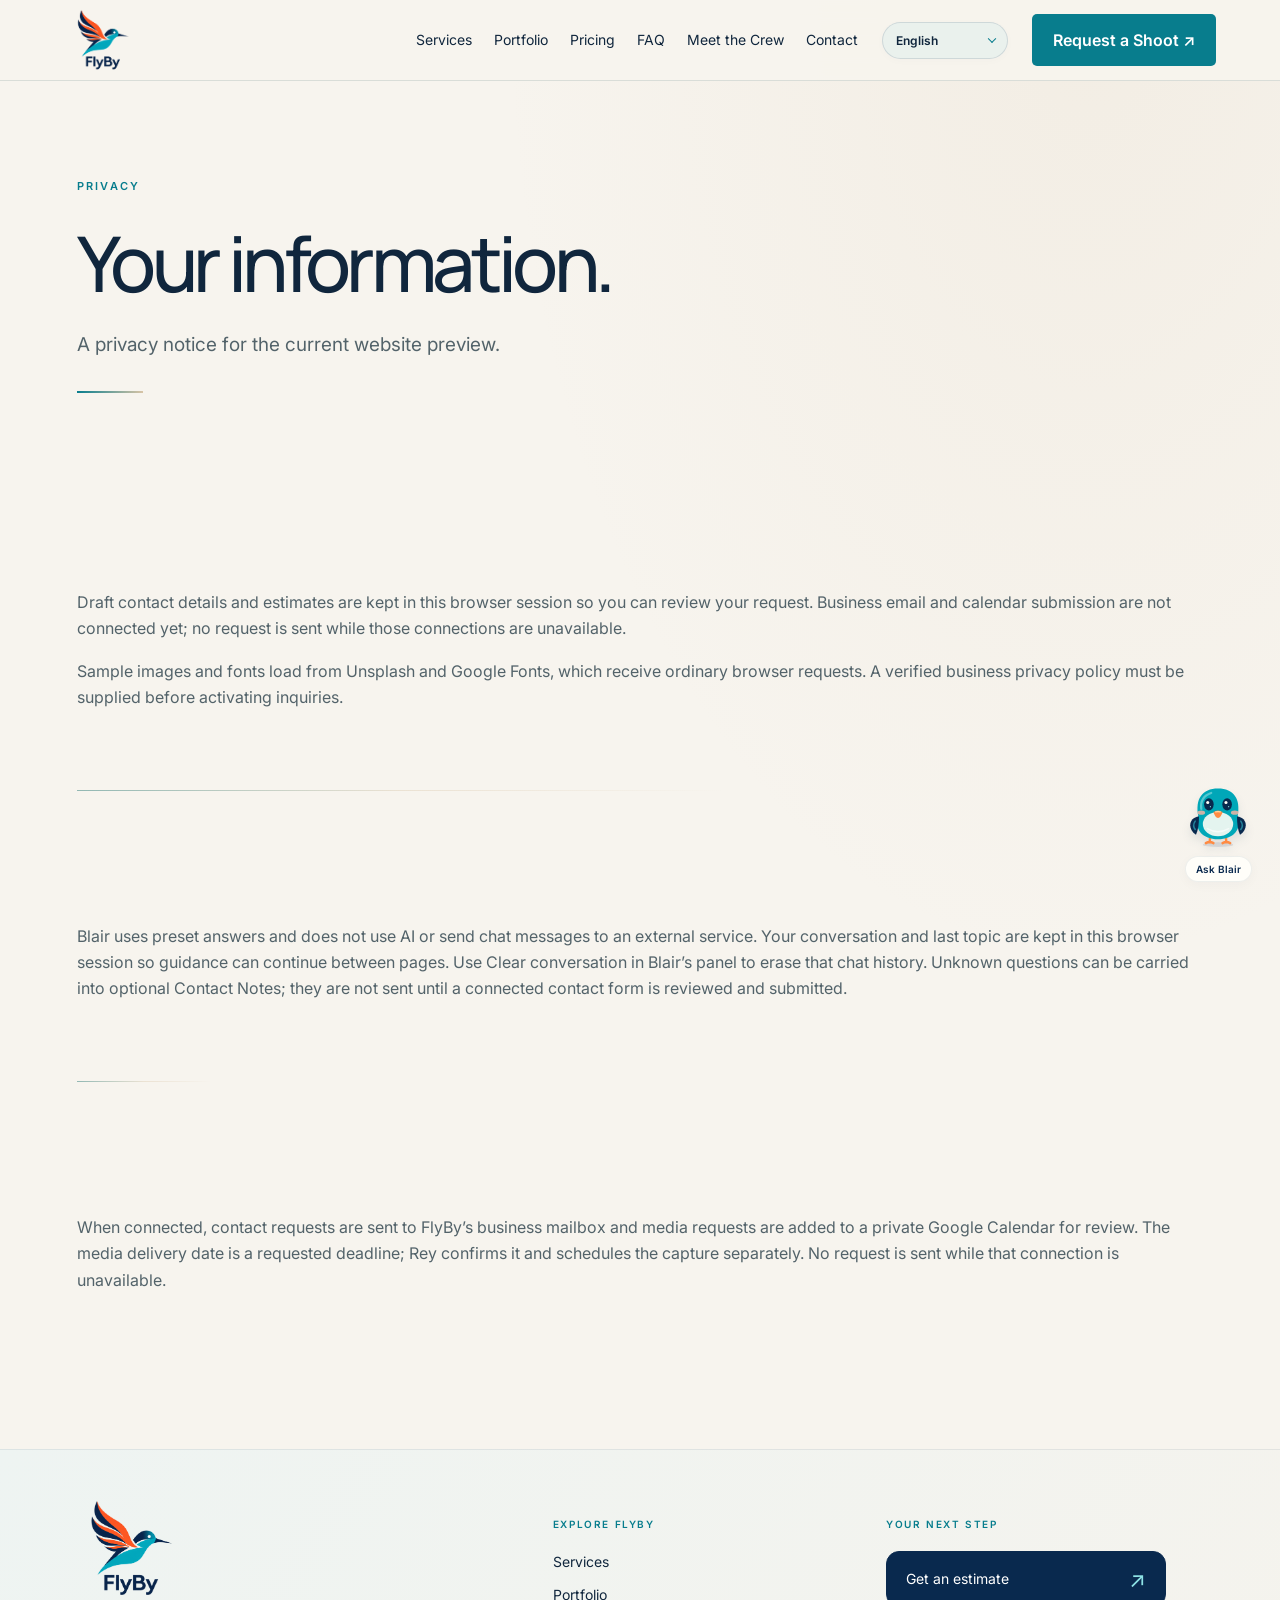
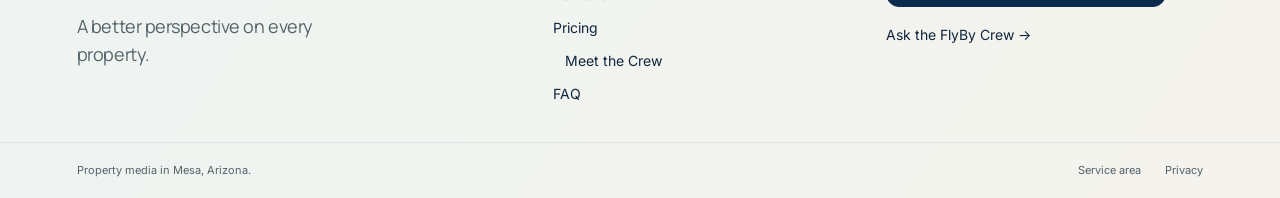
<file: privacy.html>
<!doctype html>
<html lang="en">
  <head>
    <meta charset="utf-8" />
    <meta name="viewport" content="width=device-width,initial-scale=1" />
    <title>FlyBy | privacy</title>
    <meta
      name="description"
      content="Property photography, 360° panoramic tours and aerial media in Mesa, Arizona. Build a sample quote by square footage."
    />
    <link
      href="https://fonts.googleapis.com/css2?family=Manrope:wght@400;500;600;700&family=Inter:wght@400;500;600&display=swap"
      rel="stylesheet"
    />
    <link rel="stylesheet" href="assets/css/styles.css?v=ac332b0d7bcd" />
    <link rel="stylesheet" href="assets/css/polish.css?v=b0d2a3a59848" />
    <link rel="stylesheet" href="assets/css/motion.css?v=7e191892a68c" />
    <link rel="stylesheet" href="assets/css/marketing.css?v=30b282973a19" />
    <link rel="stylesheet" href="assets/css/journey.css?v=b2486c4ee133" />
    <link rel="stylesheet" href="assets/css/customer-flow.css?v=4ab2aa29f847" />
    <link rel="stylesheet" href="assets/css/focus.css?v=0e2e42238a5a" />
    <link rel="stylesheet" href="assets/css/helper.css?v=0b8d4ae15814" />
    <link rel="stylesheet" href="assets/css/modern-depth.css?v=8d660e0221dd" />
    <link rel="stylesheet" href="assets/css/brand-bird.css?v=69ed97eaff5f" />
    <link rel="icon" type="image/png" href="assets/FlyBy-logo-transparent.png" />
    <link rel="stylesheet" href="assets/css/footer-blair.css?v=16459c239572" />
    <link rel="stylesheet" href="assets/css/estimate-guide.css?v=be6aab5bc90e" />
    <link rel="stylesheet" href="assets/css/crew-drone.css?v=2f90073169eb" />
    <link rel="stylesheet" href="assets/css/language-dropdown.css?v=45b7b9ae7462" />
    <link rel="stylesheet" href="assets/css/blair-fluid.css?v=a3647aac5ba5" />
    <link rel="stylesheet" href="assets/css/mobile-responsive.css?v=024274a6074d" />
    <script src="assets/js/blair-avatar.js?v=c626fbac7bb1"></script>
    <script src="assets/js/blair-handoff.js?v=f0847b98eb6b"></script>
  </head>
  <body>
    <header>
      <nav>
        <a class="logo official-logo" href="index.html"
          ><img
            src="assets/FlyBy-logo-transparent.png"
            width="1280"
            height="1280"
            alt="FlyBy"
            decoding="async" /></a
        ><button class="outline" id="menu" aria-expanded="false" aria-controls="links">
          Menu
        </button>
        <div id="links">
          <a href="services.html">Services</a><a href="gallery.html">Portfolio</a
          ><a href="pricing.html">Pricing</a><a href="faq.html">FAQ</a
          ><a href="meet.html">Meet the Crew</a>
        </div>
        <a class="btn" href="contact.html">Request a Shoot ↗</a>
      </nav>
    </header>
    <div class="progress" aria-hidden="true"></div>
    <main>
      <section class="intro">
        <span class="eyebrow">Privacy</span>
        <h1>Your information.</h1>
        <p>A privacy notice for the current website preview.</p>
      </section>
      <section>
        <p>
          Draft contact details and estimates are kept in this browser session so you can
          review your request. Business email and calendar submission are not connected
          yet; no request is sent while those connections are unavailable.
        </p>
        <p>
          Sample images and fonts load from Unsplash and Google Fonts, which receive
          ordinary browser requests. A verified business privacy policy must be supplied
          before activating inquiries.
        </p>
      </section>
      <section>
        <p>
          Blair uses preset answers and does not use AI or send chat messages to an
          external service. Your conversation and last topic are kept in this browser
          session so guidance can continue between pages. Use Clear conversation in
          Blair’s panel to erase that chat history. Unknown questions can be carried into
          optional Contact Notes; they are not sent until a connected contact form is
          reviewed and submitted.
        </p>
      </section>
      <section>
        <p>
          When connected, contact requests are sent to FlyBy’s business mailbox and media
          requests are added to a private Google Calendar for review. The media delivery
          date is a requested deadline; Rey confirms it and schedules the capture
          separately. No request is sent while that connection is unavailable.
        </p>
      </section>
    </main>
    <footer class="site-footer">
      <div class="footer-main">
        <div class="footer-brand">
          <a class="logo official-logo" href="index.html"
            ><img
              src="assets/FlyBy-logo-transparent.png"
              width="1280"
              height="1280"
              alt="FlyBy"
              decoding="async"
          /></a>
          <p>A better perspective on every property.</p>
        </div>
        <div class="footer-explore">
          <p class="footer-label">Explore FlyBy</p>
          <nav class="footer-nav" aria-label="Footer navigation">
            <a href="services.html">Services</a><a href="gallery.html">Portfolio</a
            ><a href="pricing.html">Pricing</a><a href="meet.html">Meet the Crew</a
            ><a href="faq.html">FAQ</a>
          </nav>
        </div>
        <div class="footer-next">
          <p class="footer-label">Your next step</p>
          <a class="footer-action" href="pricing.html"
            >Get an estimate<span aria-hidden="true">↗</span></a
          ><a class="footer-question" href="contact.html?intent=questions"
            >Ask the FlyBy Crew →</a
          >
        </div>
      </div>
      <div class="footer-base">
        <a class="footer-mini-logo" href="index.html"
          ><img
            src="assets/FlyBy-logo-transparent.png"
            width="1280"
            height="1280"
            alt="FlyBy"
            decoding="async"
        /></a>
        <p>Property media in Mesa, Arizona.</p>
        <div class="footer-meta">
          <a href="index.html#service-area">Service area</a
          ><a href="privacy.html">Privacy</a>
        </div>
      </div>
    </footer>
    <script src="assets/js/pricing-engine.js?v=6ee49f2ce6e6"></script>
    <script src="assets/js/estimate-gate.js?v=d6917c8817ad"></script>
    <script src="assets/js/app.js?v=81ffee31e404"></script>
    <script src="assets/js/translations.js?v=fd7facc6b7ca"></script>
    <script src="assets/js/journey-translations.js?v=6665d0512e74"></script>
    <script src="assets/js/customer-translations.js?v=bfb29da45c60"></script>
    <script src="assets/js/focus-translations.js?v=c4a0bf09659e"></script>
    <script src="assets/js/delivery-translations.js?v=b22a61a7b503"></script>
    <script src="assets/js/footer-translations.js?v=95087c4d7dad"></script>
    <script src="assets/js/marketing-translations.js?v=5574212253e9"></script>
    <script src="assets/js/translate.js?v=08c9d6dc6bbe"></script>
    <script src="assets/js/chinese-translations.js?v=53ab8b2fe602"></script>
    <script src="assets/js/chinese-guide-translations.js?v=cefd14ecc91b"></script>
    <script src="assets/js/chinese-feature-translations.js?v=fb4b886f6638"></script>
    <script src="assets/js/chinese-runtime.js?v=21090d610f89"></script>
    <script src="assets/js/language.js?v=6870ac199677"></script>
    <script src="assets/js/polish.js?v=602ba9a5f470"></script>
    <script src="assets/js/motion.js?v=2b23c9f74a6c"></script>
    <script src="assets/js/marketing.js?v=487adca290f0"></script>
    <script src="assets/js/journey.js?v=6fc1b104d123"></script>
    <script src="assets/js/helper-answers.js?v=b95dea3ad43c"></script>
    <script src="assets/js/blair-conversation.js?v=65f6737c32f3"></script>
    <script src="assets/js/blair-motion.js?v=00c537445658"></script>
    <script src="assets/js/chinese-blair.js?v=29a8214922d7"></script>
    <script src="assets/js/blair-presentation.js?v=40e2b1d6cc36"></script>
    <script src="assets/js/helper.js?v=f26df12bd4c8"></script>
    <script src="assets/js/modern-depth.js?v=98c72727b4da"></script>
    <script src="assets/js/quote-guide.js?v=f3227171da1c"></script>
    <script src="assets/js/mobile-responsive.js?v=b66505880662"></script>
  </body>
</html>
</file>
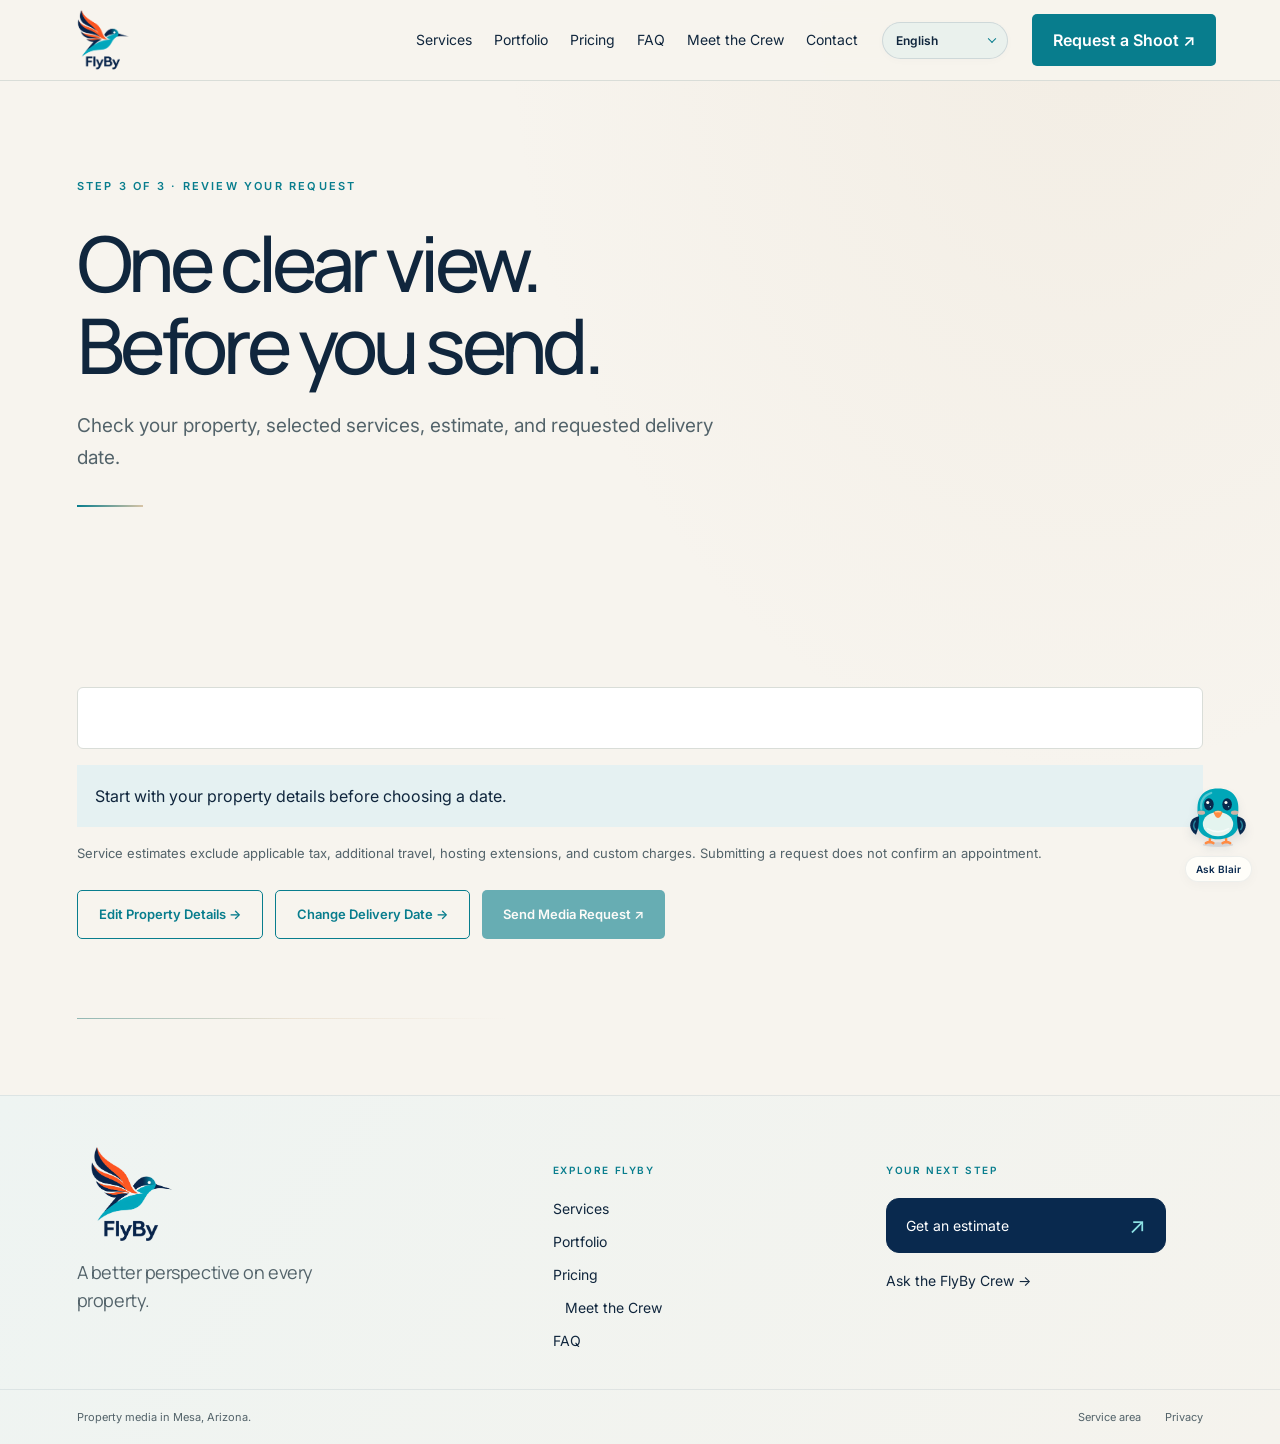
<file: review.html>
<!doctype html>
<html lang="en">
  <head>
    <meta charset="utf-8" />
    <meta name="viewport" content="width=device-width,initial-scale=1" />
    <title>FlyBy | Review your shoot request</title>
    <meta
      name="description"
      content="Share your property details and preferred shoot date. Sample quotes require manual review. The current inquiry form is a clearly labeled preview."
    />
    <link
      href="https://fonts.googleapis.com/css2?family=Manrope:wght@400;500;600;700&family=Inter:wght@400;500;600&display=swap"
      rel="stylesheet"
    />
    <link rel="stylesheet" href="assets/css/styles.css?v=ac332b0d7bcd" />
    <link rel="stylesheet" href="assets/css/polish.css?v=b0d2a3a59848" />
    <link rel="stylesheet" href="assets/css/motion.css?v=7e191892a68c" />
    <link rel="stylesheet" href="assets/css/marketing.css?v=30b282973a19" />
    <link rel="stylesheet" href="assets/css/journey.css?v=b2486c4ee133" />
    <link rel="stylesheet" href="assets/css/customer-flow.css?v=4ab2aa29f847" />
    <link rel="stylesheet" href="assets/css/focus.css?v=0e2e42238a5a" />
    <link rel="stylesheet" href="assets/css/helper.css?v=0b8d4ae15814" />
    <link rel="stylesheet" href="assets/css/modern-depth.css?v=8d660e0221dd" />
    <link rel="stylesheet" href="assets/css/brand-bird.css?v=69ed97eaff5f" />
    <link rel="icon" type="image/png" href="assets/FlyBy-logo-transparent.png" />
    <link rel="stylesheet" href="assets/css/footer-blair.css?v=16459c239572" />
    <link rel="stylesheet" href="assets/css/estimate-guide.css?v=be6aab5bc90e" />
    <link rel="stylesheet" href="assets/css/crew-drone.css?v=2f90073169eb" />
    <link rel="stylesheet" href="assets/css/language-dropdown.css?v=45b7b9ae7462" />
    <link rel="stylesheet" href="assets/css/blair-fluid.css?v=a3647aac5ba5" />
    <link rel="stylesheet" href="assets/css/mobile-responsive.css?v=024274a6074d" />
    <script src="assets/js/blair-avatar.js?v=c626fbac7bb1"></script>
    <script src="assets/js/blair-handoff.js?v=f0847b98eb6b"></script>
  </head>
  <body>
    <header>
      <nav>
        <a class="logo official-logo" href="index.html"
          ><img
            src="assets/FlyBy-logo-transparent.png"
            width="1280"
            height="1280"
            alt="FlyBy"
            decoding="async" /></a
        ><button class="outline" id="menu" aria-expanded="false" aria-controls="links">
          Menu
        </button>
        <div id="links">
          <a href="services.html">Services</a><a href="gallery.html">Portfolio</a
          ><a href="pricing.html">Pricing</a><a href="faq.html">FAQ</a
          ><a href="meet.html">Meet the Crew</a>
        </div>
        <a class="btn" href="contact.html">Request a Shoot ↗</a>
      </nav>
    </header>
    <div class="progress" aria-hidden="true"></div>
    <main>
      <section class="intro">
        <span class="eyebrow">Step 3 of 3 · Review your request</span>
        <h1>One clear view.<br />Before you send.</h1>
        <p>
          Check your property, selected services, estimate, and requested delivery date.
        </p>
      </section>
      <section>
        <div id="request-review" class="request-review"></div>
        <p class="notice" id="submission-status" role="status">
          Calendar requests are not connected yet. Your request has not been sent.
        </p>
        <p class="fine">
          Service estimates exclude applicable tax, additional travel, hosting extensions,
          and custom charges. Submitting a request does not confirm an appointment.
        </p>
        <div class="review-actions">
          <a class="btn outline" href="contact.html">Edit Property Details →</a
          ><a class="btn outline" href="schedule.html">Change Delivery Date →</a
          ><button id="submit-request" type="button" disabled>
            Send Media Request ↗
          </button>
        </div>
        <p id="review-error" role="alert"></p>
      </section>
    </main>
    <footer class="site-footer">
      <div class="footer-main">
        <div class="footer-brand">
          <a class="logo official-logo" href="index.html"
            ><img
              src="assets/FlyBy-logo-transparent.png"
              width="1280"
              height="1280"
              alt="FlyBy"
              decoding="async"
          /></a>
          <p>A better perspective on every property.</p>
        </div>
        <div class="footer-explore">
          <p class="footer-label">Explore FlyBy</p>
          <nav class="footer-nav" aria-label="Footer navigation">
            <a href="services.html">Services</a><a href="gallery.html">Portfolio</a
            ><a href="pricing.html">Pricing</a><a href="meet.html">Meet the Crew</a
            ><a href="faq.html">FAQ</a>
          </nav>
        </div>
        <div class="footer-next">
          <p class="footer-label">Your next step</p>
          <a class="footer-action" href="pricing.html"
            >Get an estimate<span aria-hidden="true">↗</span></a
          ><a class="footer-question" href="contact.html?intent=questions"
            >Ask the FlyBy Crew →</a
          >
        </div>
      </div>
      <div class="footer-base">
        <a class="footer-mini-logo" href="index.html"
          ><img
            src="assets/FlyBy-logo-transparent.png"
            width="1280"
            height="1280"
            alt="FlyBy"
            decoding="async"
        /></a>
        <p>Property media in Mesa, Arizona.</p>
        <div class="footer-meta">
          <a href="index.html#service-area">Service area</a
          ><a href="privacy.html">Privacy</a>
        </div>
      </div>
    </footer>
    <script src="assets/js/pricing-engine.js?v=6ee49f2ce6e6"></script>
    <script src="assets/js/estimate-gate.js?v=d6917c8817ad"></script>
    <script src="assets/js/app.js?v=81ffee31e404"></script>
    <script src="assets/js/translations.js?v=fd7facc6b7ca"></script>
    <script src="assets/js/journey-translations.js?v=6665d0512e74"></script>
    <script src="assets/js/customer-translations.js?v=bfb29da45c60"></script>
    <script src="assets/js/focus-translations.js?v=c4a0bf09659e"></script>
    <script src="assets/js/delivery-translations.js?v=b22a61a7b503"></script>
    <script src="assets/js/footer-translations.js?v=95087c4d7dad"></script>
    <script src="assets/js/marketing-translations.js?v=5574212253e9"></script>
    <script src="assets/js/translate.js?v=08c9d6dc6bbe"></script>
    <script src="assets/js/chinese-translations.js?v=53ab8b2fe602"></script>
    <script src="assets/js/chinese-guide-translations.js?v=cefd14ecc91b"></script>
    <script src="assets/js/chinese-feature-translations.js?v=fb4b886f6638"></script>
    <script src="assets/js/chinese-runtime.js?v=21090d610f89"></script>
    <script src="assets/js/language.js?v=6870ac199677"></script>
    <script src="assets/js/polish.js?v=602ba9a5f470"></script>
    <script src="assets/js/motion.js?v=2b23c9f74a6c"></script>
    <script src="assets/js/marketing.js?v=487adca290f0"></script>
    <script src="assets/js/journey.js?v=6fc1b104d123"></script>
    <script src="assets/js/booking-config.js?v=9d416db3be07"></script>
    <script src="assets/js/request-flow.js?v=3108d46c72fc"></script>
    <script src="assets/js/helper-answers.js?v=b95dea3ad43c"></script>
    <script src="assets/js/blair-conversation.js?v=65f6737c32f3"></script>
    <script src="assets/js/blair-motion.js?v=00c537445658"></script>
    <script src="assets/js/chinese-blair.js?v=29a8214922d7"></script>
    <script src="assets/js/blair-presentation.js?v=40e2b1d6cc36"></script>
    <script src="assets/js/helper.js?v=f26df12bd4c8"></script>
    <script src="assets/js/modern-depth.js?v=98c72727b4da"></script>
    <script src="assets/js/quote-guide.js?v=f3227171da1c"></script>
    <script src="assets/js/mobile-responsive.js?v=b66505880662"></script>
  </body>
</html>
</file>
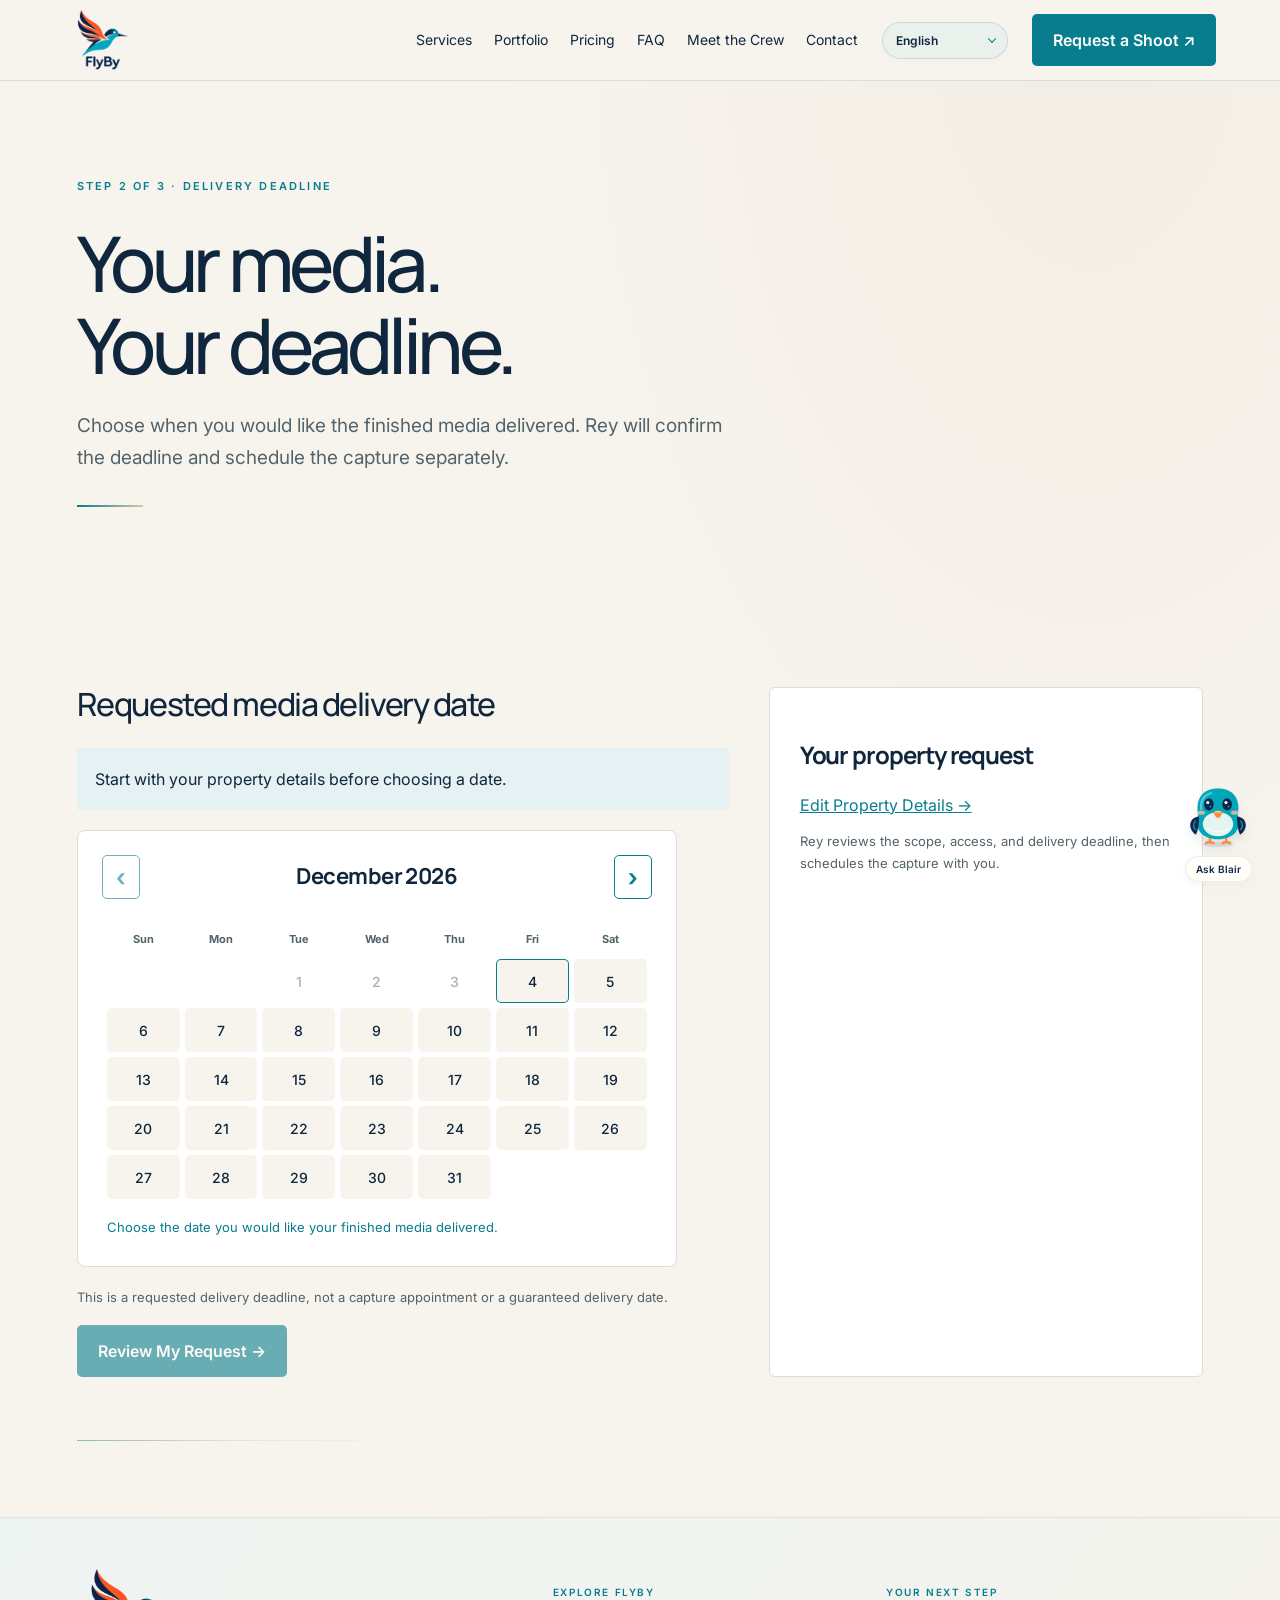
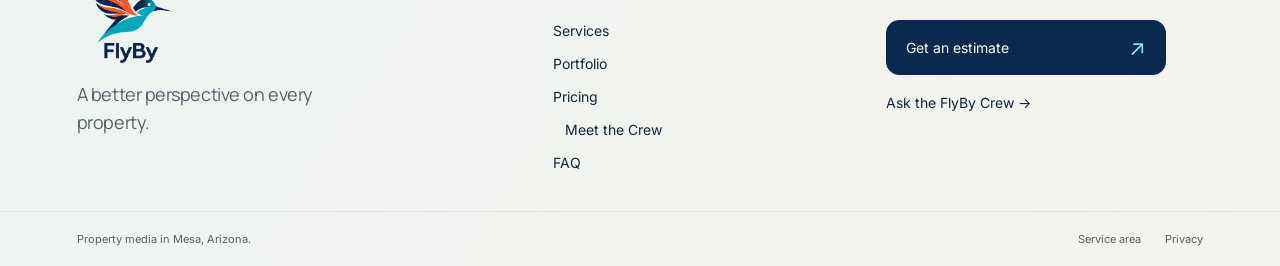
<file: schedule.html>
<!doctype html>
<html lang="en">
  <head>
    <meta charset="utf-8" />
    <meta name="viewport" content="width=device-width,initial-scale=1" />
    <title>FlyBy | Choose a shoot date</title>
    <meta
      name="description"
      content="Share your property details and preferred shoot date. Sample quotes require manual review. The current inquiry form is a clearly labeled preview."
    />
    <link
      href="https://fonts.googleapis.com/css2?family=Manrope:wght@400;500;600;700&family=Inter:wght@400;500;600&display=swap"
      rel="stylesheet"
    />
    <link rel="stylesheet" href="assets/css/styles.css?v=ac332b0d7bcd" />
    <link rel="stylesheet" href="assets/css/polish.css?v=b0d2a3a59848" />
    <link rel="stylesheet" href="assets/css/motion.css?v=7e191892a68c" />
    <link rel="stylesheet" href="assets/css/marketing.css?v=30b282973a19" />
    <link rel="stylesheet" href="assets/css/journey.css?v=b2486c4ee133" />
    <link rel="stylesheet" href="assets/css/customer-flow.css?v=4ab2aa29f847" />
    <link rel="stylesheet" href="assets/css/focus.css?v=0e2e42238a5a" />
    <link rel="stylesheet" href="assets/css/helper.css?v=0b8d4ae15814" />
    <link rel="stylesheet" href="assets/css/modern-depth.css?v=8d660e0221dd" />
    <link rel="stylesheet" href="assets/css/brand-bird.css?v=69ed97eaff5f" />
    <link rel="icon" type="image/png" href="assets/FlyBy-logo-transparent.png" />
    <link rel="stylesheet" href="assets/css/footer-blair.css?v=16459c239572" />
    <link rel="stylesheet" href="assets/css/estimate-guide.css?v=be6aab5bc90e" />
    <link rel="stylesheet" href="assets/css/crew-drone.css?v=2f90073169eb" />
    <link rel="stylesheet" href="assets/css/language-dropdown.css?v=45b7b9ae7462" />
    <link rel="stylesheet" href="assets/css/blair-fluid.css?v=a3647aac5ba5" />
    <link rel="stylesheet" href="assets/css/mobile-responsive.css?v=024274a6074d" />
    <script src="assets/js/blair-avatar.js?v=c626fbac7bb1"></script>
    <script src="assets/js/blair-handoff.js?v=f0847b98eb6b"></script>
  </head>
  <body>
    <header>
      <nav>
        <a class="logo official-logo" href="index.html"
          ><img
            src="assets/FlyBy-logo-transparent.png"
            width="1280"
            height="1280"
            alt="FlyBy"
            decoding="async" /></a
        ><button class="outline" id="menu" aria-expanded="false" aria-controls="links">
          Menu
        </button>
        <div id="links">
          <a href="services.html">Services</a><a href="gallery.html">Portfolio</a
          ><a href="pricing.html">Pricing</a><a href="faq.html">FAQ</a
          ><a href="meet.html">Meet the Crew</a>
        </div>
        <a class="btn" href="contact.html">Request a Shoot ↗</a>
      </nav>
    </header>
    <div class="progress" aria-hidden="true"></div>
    <main>
      <section class="intro">
        <span class="eyebrow">Step 2 of 3 · Delivery deadline</span>
        <h1>Your media.<br />Your deadline.</h1>
        <p>
          Choose when you would like the finished media delivered. Rey will confirm the
          deadline and schedule the capture separately.
        </p>
      </section>
      <section class="booking-layout">
        <div>
          <h2>Requested media delivery date</h2>
          <p id="calendar-status" class="notice" role="status">
            Select your requested media delivery date. Rey confirms the deadline and
            schedules the capture separately.
          </p>
          <div id="date-calendar" class="date-calendar" data-no-translate="true">
            <div class="calendar-toolbar">
              <button
                id="month-previous"
                class="outline"
                type="button"
                aria-label="Previous month"
              >
                ‹
              </button>
              <h3 id="calendar-month" aria-live="polite"></h3>
              <button
                id="month-next"
                class="outline"
                type="button"
                aria-label="Next month"
              >
                ›
              </button>
            </div>
            <table id="calendar-grid" role="grid" aria-labelledby="calendar-month">
              <thead>
                <tr id="calendar-weekdays"></tr>
              </thead>
              <tbody id="calendar-days"></tbody>
            </table>
            <p id="calendar-selection" class="calendar-selection" role="status"></p>
          </div>
          <div id="preview-date-block">
            <input id="preview-date" type="date" hidden />
            <p class="fine">
              This is a requested delivery deadline, not a capture appointment or a
              guaranteed delivery date.
            </p>
          </div>
          <p id="schedule-error" role="alert"></p>
          <button id="continue-review" type="button">Review My Request →</button>
        </div>
        <div class="booking-summary">
          <h3>Your property request</h3>
          <p id="schedule-summary"></p>
          <a href="contact.html">Edit Property Details →</a>
          <p class="fine">
            Rey reviews the scope, access, and delivery deadline, then schedules the
            capture with you.
          </p>
        </div>
      </section>
    </main>
    <footer class="site-footer">
      <div class="footer-main">
        <div class="footer-brand">
          <a class="logo official-logo" href="index.html"
            ><img
              src="assets/FlyBy-logo-transparent.png"
              width="1280"
              height="1280"
              alt="FlyBy"
              decoding="async"
          /></a>
          <p>A better perspective on every property.</p>
        </div>
        <div class="footer-explore">
          <p class="footer-label">Explore FlyBy</p>
          <nav class="footer-nav" aria-label="Footer navigation">
            <a href="services.html">Services</a><a href="gallery.html">Portfolio</a
            ><a href="pricing.html">Pricing</a><a href="meet.html">Meet the Crew</a
            ><a href="faq.html">FAQ</a>
          </nav>
        </div>
        <div class="footer-next">
          <p class="footer-label">Your next step</p>
          <a class="footer-action" href="pricing.html"
            >Get an estimate<span aria-hidden="true">↗</span></a
          ><a class="footer-question" href="contact.html?intent=questions"
            >Ask the FlyBy Crew →</a
          >
        </div>
      </div>
      <div class="footer-base">
        <a class="footer-mini-logo" href="index.html"
          ><img
            src="assets/FlyBy-logo-transparent.png"
            width="1280"
            height="1280"
            alt="FlyBy"
            decoding="async"
        /></a>
        <p>Property media in Mesa, Arizona.</p>
        <div class="footer-meta">
          <a href="index.html#service-area">Service area</a
          ><a href="privacy.html">Privacy</a>
        </div>
      </div>
    </footer>
    <script src="assets/js/pricing-engine.js?v=6ee49f2ce6e6"></script>
    <script src="assets/js/estimate-gate.js?v=d6917c8817ad"></script>
    <script src="assets/js/app.js?v=81ffee31e404"></script>
    <script src="assets/js/translations.js?v=fd7facc6b7ca"></script>
    <script src="assets/js/journey-translations.js?v=6665d0512e74"></script>
    <script src="assets/js/customer-translations.js?v=bfb29da45c60"></script>
    <script src="assets/js/focus-translations.js?v=c4a0bf09659e"></script>
    <script src="assets/js/delivery-translations.js?v=b22a61a7b503"></script>
    <script src="assets/js/footer-translations.js?v=95087c4d7dad"></script>
    <script src="assets/js/marketing-translations.js?v=5574212253e9"></script>
    <script src="assets/js/translate.js?v=08c9d6dc6bbe"></script>
    <script src="assets/js/chinese-translations.js?v=53ab8b2fe602"></script>
    <script src="assets/js/chinese-guide-translations.js?v=cefd14ecc91b"></script>
    <script src="assets/js/chinese-feature-translations.js?v=fb4b886f6638"></script>
    <script src="assets/js/chinese-runtime.js?v=21090d610f89"></script>
    <script src="assets/js/language.js?v=6870ac199677"></script>
    <script src="assets/js/polish.js?v=602ba9a5f470"></script>
    <script src="assets/js/motion.js?v=2b23c9f74a6c"></script>
    <script src="assets/js/marketing.js?v=487adca290f0"></script>
    <script src="assets/js/journey.js?v=6fc1b104d123"></script>
    <script src="assets/js/booking-config.js?v=9d416db3be07"></script>
    <script src="assets/js/request-flow.js?v=3108d46c72fc"></script>
    <script src="assets/js/calendar-model.js?v=38e9e4281192"></script>
    <script src="assets/js/date-calendar.js?v=926217f02ae6"></script>
    <script src="assets/js/helper-answers.js?v=b95dea3ad43c"></script>
    <script src="assets/js/blair-conversation.js?v=65f6737c32f3"></script>
    <script src="assets/js/blair-motion.js?v=00c537445658"></script>
    <script src="assets/js/chinese-blair.js?v=29a8214922d7"></script>
    <script src="assets/js/blair-presentation.js?v=40e2b1d6cc36"></script>
    <script src="assets/js/helper.js?v=f26df12bd4c8"></script>
    <script src="assets/js/modern-depth.js?v=98c72727b4da"></script>
    <script src="assets/js/quote-guide.js?v=f3227171da1c"></script>
    <script src="assets/js/mobile-responsive.js?v=b66505880662"></script>
  </body>
</html>
</file>
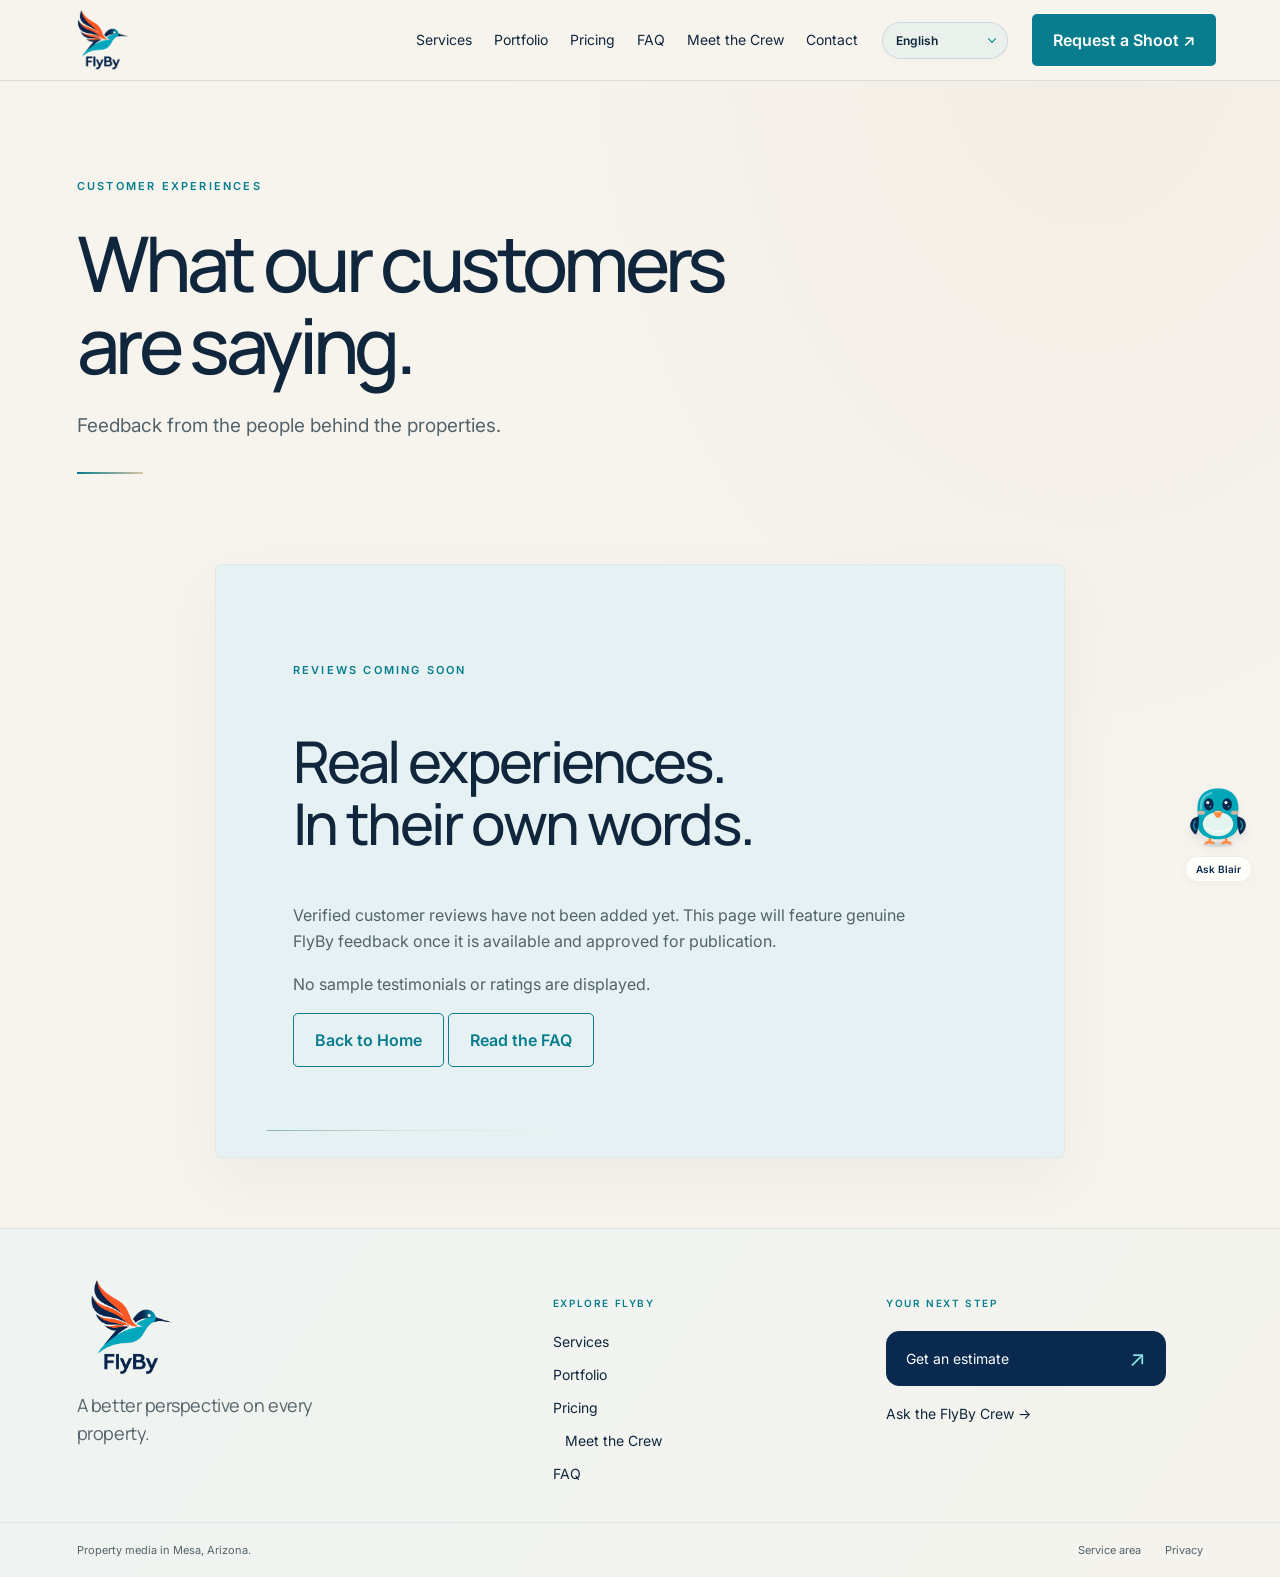
<file: work.html>
<!doctype html>
<html lang="en">
  <head>
    <meta charset="utf-8" />
    <meta name="viewport" content="width=device-width,initial-scale=1" />
    <title>FlyBy | What our customers are saying</title>
    <meta
      name="description"
      content="Property photography, 360° panoramic tours and aerial media in Mesa, Arizona. Build a sample quote by square footage."
    />
    <link
      href="https://fonts.googleapis.com/css2?family=Manrope:wght@400;500;600;700&family=Inter:wght@400;500;600&display=swap"
      rel="stylesheet"
    />
    <link rel="stylesheet" href="assets/css/styles.css?v=ac332b0d7bcd" />
    <link rel="stylesheet" href="assets/css/portfolio-fit.css?v=7fc978ef8ed6" />
    <link rel="stylesheet" href="assets/css/polish.css?v=b0d2a3a59848" />
    <link rel="stylesheet" href="assets/css/motion.css?v=7e191892a68c" />
    <link rel="stylesheet" href="assets/css/marketing.css?v=30b282973a19" />
    <link rel="stylesheet" href="assets/css/journey.css?v=b2486c4ee133" />
    <link rel="stylesheet" href="assets/css/customer-flow.css?v=4ab2aa29f847" />
    <link rel="stylesheet" href="assets/css/focus.css?v=0e2e42238a5a" />
    <link rel="stylesheet" href="assets/css/helper.css?v=0b8d4ae15814" />
    <link rel="stylesheet" href="assets/css/modern-depth.css?v=8d660e0221dd" />
    <link rel="stylesheet" href="assets/css/brand-bird.css?v=69ed97eaff5f" />
    <link rel="icon" type="image/png" href="assets/FlyBy-logo-transparent.png" />
    <link rel="stylesheet" href="assets/css/footer-blair.css?v=16459c239572" />
    <link rel="stylesheet" href="assets/css/estimate-guide.css?v=be6aab5bc90e" />
    <link rel="stylesheet" href="assets/css/crew-drone.css?v=2f90073169eb" />
    <link rel="stylesheet" href="assets/css/language-dropdown.css?v=45b7b9ae7462" />
    <link rel="stylesheet" href="assets/css/blair-fluid.css?v=a3647aac5ba5" />
    <link rel="stylesheet" href="assets/css/mobile-responsive.css?v=024274a6074d" />
    <script src="assets/js/blair-avatar.js?v=c626fbac7bb1"></script>
    <script src="assets/js/blair-handoff.js?v=f0847b98eb6b"></script>
  </head>
  <body>
    <header>
      <nav>
        <a class="logo official-logo" href="index.html"
          ><img
            src="assets/FlyBy-logo-transparent.png"
            width="1280"
            height="1280"
            alt="FlyBy"
            decoding="async" /></a
        ><button class="outline" id="menu" aria-expanded="false" aria-controls="links">
          Menu
        </button>
        <div id="links">
          <a href="services.html">Services</a><a href="gallery.html">Portfolio</a
          ><a href="pricing.html">Pricing</a><a href="faq.html">FAQ</a
          ><a href="meet.html">Meet the Crew</a>
        </div>
        <a class="btn" href="contact.html">Request a Shoot ↗</a>
      </nav>
    </header>
    <div class="progress" aria-hidden="true"></div>
    <main>
      <section class="intro">
        <span class="eyebrow">Customer experiences</span>
        <h1>What our customers<br />are saying.</h1>
        <p>Feedback from the people behind the properties.</p>
      </section>
      <section class="reviews-empty">
        <span class="eyebrow">Reviews coming soon</span>
        <h2>Real experiences.<br />In their own words.</h2>
        <p>
          Verified customer reviews have not been added yet. This page will feature
          genuine FlyBy feedback once it is available and approved for publication.
        </p>
        <p>No sample testimonials or ratings are displayed.</p>
        <a class="btn outline" href="index.html">Back to Home</a>
        <a class="btn outline" href="faq.html">Read the FAQ</a>
      </section>
    </main>
    <footer class="site-footer">
      <div class="footer-main">
        <div class="footer-brand">
          <a class="logo official-logo" href="index.html"
            ><img
              src="assets/FlyBy-logo-transparent.png"
              width="1280"
              height="1280"
              alt="FlyBy"
              decoding="async"
          /></a>
          <p>A better perspective on every property.</p>
        </div>
        <div class="footer-explore">
          <p class="footer-label">Explore FlyBy</p>
          <nav class="footer-nav" aria-label="Footer navigation">
            <a href="services.html">Services</a><a href="gallery.html">Portfolio</a
            ><a href="pricing.html">Pricing</a><a href="meet.html">Meet the Crew</a
            ><a href="faq.html">FAQ</a>
          </nav>
        </div>
        <div class="footer-next">
          <p class="footer-label">Your next step</p>
          <a class="footer-action" href="pricing.html"
            >Get an estimate<span aria-hidden="true">↗</span></a
          ><a class="footer-question" href="contact.html?intent=questions"
            >Ask the FlyBy Crew →</a
          >
        </div>
      </div>
      <div class="footer-base">
        <a class="footer-mini-logo" href="index.html"
          ><img
            src="assets/FlyBy-logo-transparent.png"
            width="1280"
            height="1280"
            alt="FlyBy"
            decoding="async"
        /></a>
        <p>Property media in Mesa, Arizona.</p>
        <div class="footer-meta">
          <a href="index.html#service-area">Service area</a
          ><a href="privacy.html">Privacy</a>
        </div>
      </div>
    </footer>
    <script src="assets/js/pricing-engine.js?v=6ee49f2ce6e6"></script>
    <script src="assets/js/estimate-gate.js?v=d6917c8817ad"></script>
    <script src="assets/js/app.js?v=81ffee31e404"></script>
    <script src="assets/js/translations.js?v=fd7facc6b7ca"></script>
    <script src="assets/js/journey-translations.js?v=6665d0512e74"></script>
    <script src="assets/js/customer-translations.js?v=bfb29da45c60"></script>
    <script src="assets/js/focus-translations.js?v=c4a0bf09659e"></script>
    <script src="assets/js/delivery-translations.js?v=b22a61a7b503"></script>
    <script src="assets/js/footer-translations.js?v=95087c4d7dad"></script>
    <script src="assets/js/marketing-translations.js?v=5574212253e9"></script>
    <script src="assets/js/translate.js?v=08c9d6dc6bbe"></script>
    <script src="assets/js/chinese-translations.js?v=53ab8b2fe602"></script>
    <script src="assets/js/chinese-guide-translations.js?v=cefd14ecc91b"></script>
    <script src="assets/js/chinese-feature-translations.js?v=fb4b886f6638"></script>
    <script src="assets/js/chinese-runtime.js?v=21090d610f89"></script>
    <script src="assets/js/language.js?v=6870ac199677"></script>
    <script src="assets/js/polish.js?v=602ba9a5f470"></script>
    <script src="assets/js/motion.js?v=2b23c9f74a6c"></script>
    <script src="assets/js/marketing.js?v=487adca290f0"></script>
    <script src="assets/js/journey.js?v=6fc1b104d123"></script>
    <script src="assets/js/helper-answers.js?v=b95dea3ad43c"></script>
    <script src="assets/js/blair-conversation.js?v=65f6737c32f3"></script>
    <script src="assets/js/blair-motion.js?v=00c537445658"></script>
    <script src="assets/js/chinese-blair.js?v=29a8214922d7"></script>
    <script src="assets/js/blair-presentation.js?v=40e2b1d6cc36"></script>
    <script src="assets/js/helper.js?v=f26df12bd4c8"></script>
    <script src="assets/js/modern-depth.js?v=98c72727b4da"></script>
    <script src="assets/js/quote-guide.js?v=f3227171da1c"></script>
    <script src="assets/js/mobile-responsive.js?v=b66505880662"></script>
  </body>
</html>
</file>
<file: assets/css/styles.css>
:root {
  --ivory: #f7f4ee;
  --ink: #17252a;
  --slate: #53636a;
  --teal: #126b68;
  --sage: #e4eeea;
  --line: #d9ddd8;
}
* {
  box-sizing: border-box;
}
html {
  scroll-behavior: smooth;
}
body {
  margin: 0;
  background: var(--ivory);
  color: var(--ink);
  font:
    16px/1.65 Inter,
    Arial,
    sans-serif;
}
h1,
h2,
h3,
.logo {
  font-family: Manrope, Arial, sans-serif;
  line-height: 1.08;
  letter-spacing: -0.045em;
}
h1 {
  font-size: clamp(46px, 6vw, 85px);
  font-weight: 500;
  margin: 25px 0;
}
h2 {
  font-size: clamp(34px, 4.5vw, 65px);
  font-weight: 500;
}
h3 {
  font-size: 24px;
}
em {
  font-style: normal;
  color: var(--teal);
}
p {
  color: var(--slate);
}
a {
  color: var(--teal);
}
button,
input,
select,
textarea {
  font: inherit;
}
button,
.btn {
  display: inline-block;
  padding: 13px 21px;
  background: var(--teal);
  color: white;
  border: 0;
  border-radius: 5px;
  text-decoration: none;
  font-weight: 600;
  cursor: pointer;
}
button:hover,
.btn:hover {
  background: #0b514f;
}
.outline {
  background: transparent;
  color: var(--teal);
  border: 1px solid var(--teal);
}
.outline:hover {
  color: white;
}
button:disabled {
  opacity: 0.6;
  cursor: not-allowed;
}
:focus-visible {
  outline: 3px solid var(--teal);
  outline-offset: 5px;
}
header {
  position: sticky;
  top: 0;
  background: #f7f4eef5;
  backdrop-filter: blur(18px);
  border-bottom: 1px solid var(--line);
  z-index: 10;
}
nav {
  max-width: 1400px;
  margin: auto;
  display: flex;
  align-items: center;
  gap: 30px;
  padding: 18px 5%;
}
.logo {
  font-size: 30px;
  font-weight: 700;
  color: var(--ink);
  text-decoration: none;
  margin-right: auto;
}
#links {
  display: flex;
  gap: 25px;
}
#links a {
  text-decoration: none;
  color: var(--ink);
  font-size: 14px;
}
#links a[aria-current] {
  color: var(--teal);
  text-decoration: underline;
  text-underline-offset: 6px;
}
#menu {
  display: none;
}
.progress {
  position: fixed;
  top: 0;
  height: 3px;
  left: 0;
  right: 0;
  background: var(--teal);
  transform: scaleX(0);
  transform-origin: left;
  z-index: 11;
}
section {
  max-width: 1280px;
  margin: auto;
  padding: 90px 6%;
}
.intro p {
  max-width: 660px;
  font-size: 19px;
}
.eyebrow {
  font-size: 11px;
  letter-spacing: 0.16em;
  text-transform: uppercase;
  font-weight: 600;
  color: var(--teal);
}
.center {
  text-align: center;
}
.hero h1 {
  font-size: clamp(46px, 7.6vw, 105px);
  letter-spacing: -0.06em;
}
.hero p {
  margin: 25px auto;
}
.hero {
  padding-bottom: 5px;
}
.actions {
  padding-bottom: 45px;
}
.actions > a {
  margin: 8px 12px;
}
.actions p {
  margin-top: 35px;
}
.cinema {
  max-width: none;
  padding: 15px var(--inset, 4%) 60px;
}
figure {
  margin: 0;
  position: relative;
  overflow: hidden;
  border-radius: 6px;
}
figure img {
  display: block;
  width: 100%;
  height: 500px;
  object-fit: cover;
}
.cinema figure img {
  height: 72vh;
  min-height: 340px;
  transform: scale(var(--zoom, 1));
}
figcaption {
  position: absolute;
  bottom: 20px;
  left: 20px;
  background: var(--ivory);
  color: var(--ink);
  padding: 5px 10px;
  font-size: 11px;
  border-radius: 3px;
}
.story {
  max-width: none;
  height: 230vh;
  background: var(--sage);
  padding: 0 6%;
}
.sticky {
  position: sticky;
  top: 86px;
  min-height: calc(100vh - 86px);
  display: grid;
  grid-template-columns: 1.1fr 1fr;
  gap: 8%;
  align-items: center;
  max-width: 1250px;
  margin: auto;
}
.sticky figure img {
  height: 65vh;
  transform: scale(var(--story-scale, 1));
}
.sticky p {
  min-height: 80px;
  max-width: 360px;
}
.grid {
  display: grid;
  grid-template-columns: repeat(4, 1fr);
  gap: 25px;
}
.grid article {
  border-top: 1px solid var(--line);
  padding-top: 25px;
}
.grid p {
  font-size: 14px;
}
.sage {
  background: var(--sage);
  border-radius: 6px;
}
.editorial {
  display: grid;
  grid-template-columns: 1fr 1fr;
  gap: 7%;
  align-items: center;
}
.fine {
  font-size: 13px;
}
.inputs {
  display: grid;
  grid-template-columns: 1fr 2fr;
  gap: 20px;
  padding: 25px;
  background: white;
  border-radius: 6px;
}
.examples {
  font-size: 13px;
  margin: 25px 0;
}
.examples button {
  font-size: 13px;
  padding: 8px 12px;
  margin: 5px;
}
.bundles {
  display: flex;
  flex-wrap: wrap;
  gap: 10px;
  margin: 25px 0;
}
.bundles button {
  font-size: 13px;
}
.builder {
  display: grid;
  grid-template-columns: 1.5fr 1fr;
  gap: 30px;
  background: var(--sage);
  padding: 30px;
  border-radius: 6px;
}
.choices {
  display: grid;
  grid-template-columns: 1fr 1fr;
  gap: 15px;
}
.choice {
  background: white;
  padding: 20px;
  border: 1px solid var(--line);
  border-radius: 5px;
  cursor: pointer;
}
.choice:has(input:checked) {
  border: 2px solid var(--teal);
  padding: 19px;
}
.choice strong {
  display: block;
  font-size: 22px;
  margin: 10px 0;
}
.choice small {
  display: block;
  color: var(--slate);
}
aside {
  background: white;
  padding: 25px;
  border-radius: 5px;
  align-self: start;
  position: sticky;
  top: 105px;
}
.line {
  display: flex;
  justify-content: space-between;
  gap: 15px;
  margin: 16px 0;
}
.total {
  border-top: 1px solid var(--line);
  padding-top: 20px;
  font-size: 28px;
}
.table-wrap {
  overflow: auto;
}
table {
  width: 100%;
  border-collapse: collapse;
  text-align: left;
  font-size: 14px;
}
caption {
  text-align: left;
  color: var(--slate);
  margin-bottom: 15px;
}
th,
td {
  padding: 20px 15px;
  border-bottom: 1px solid var(--line);
  white-space: nowrap;
}
thead {
  background: var(--sage);
}
label {
  display: block;
  font-size: 14px;
  font-weight: 500;
}
input:not([type="checkbox"]),
select,
textarea {
  display: block;
  width: 100%;
  margin-top: 8px;
  padding: 12px;
  border: 1px solid #7a8787;
  background: white;
  color: var(--ink);
  border-radius: 4px;
}
textarea {
  min-height: 110px;
}
form {
  background: white;
  padding: 35px;
  border-radius: 6px;
}
.form-grid {
  display: grid;
  grid-template-columns: 1fr 1fr;
  gap: 20px;
}
.wide {
  grid-column: 1/-1;
}
.notice {
  padding: 18px;
  background: var(--sage);
  color: var(--ink);
}
#form-error {
  color: #a63832;
}
#status {
  color: var(--teal);
  font-weight: 600;
}
details {
  padding: 20px 0;
  border-bottom: 1px solid var(--line);
}
summary {
  font-weight: 600;
  cursor: pointer;
}
.tabs {
  display: flex;
  gap: 10px;
  margin-bottom: 25px;
}
.tabs [aria-selected="false"] {
  background: var(--sage);
  color: var(--teal);
}
.placeholder {
  min-height: 350px;
  padding: 65px 35px;
  background: var(--sage);
  border: 1px dashed #7a8787;
  border-radius: 5px;
}
footer {
  max-width: 1280px;
  margin: auto;
  padding: 45px 6%;
  border-top: 1px solid var(--line);
  display: flex;
  justify-content: space-between;
  gap: 30px;
}
footer p {
  font-size: 13px;
}
.motion .reveal {
  opacity: 0;
  transform: translateY(35px);
  transition:
    opacity 0.85s ease,
    transform 0.85s cubic-bezier(0.2, 0.7, 0.2, 1);
}
.motion .revealed,
.motion .reveal:focus-within {
  opacity: 1;
  transform: none;
}
.grid article:nth-child(2) {
  transition-delay: 0.08s;
}
.grid article:nth-child(3) {
  transition-delay: 0.16s;
}
.grid article:nth-child(4) {
  transition-delay: 0.24s;
}
@media (max-width: 800px) {
  nav {
    gap: 12px;
    position: relative;
  }
  .logo {
    margin-right: 0;
  }
  #menu {
    display: block;
    margin-left: auto;
    padding: 8px 12px;
  }
  nav > .btn {
    font-size: 13px;
    padding: 10px;
  }
  #links {
    display: none;
    position: absolute;
    top: 100%;
    left: 0;
    right: 0;
    background: var(--ivory);
    padding: 25px 6%;
    border-bottom: 1px solid var(--line);
    flex-direction: column;
  }
  #links.open {
    display: flex;
  }
  section {
    padding: 60px 6%;
  }
  .intro p {
    font-size: 16px;
  }
  .hero {
    padding-bottom: 0;
  }
  .hero h1 {
    font-size: clamp(45px, 8vw, 70px);
  }
  .cinema {
    padding: 20px 0 45px;
  }
  .cinema figure img {
    height: 50vh;
  }
  .story {
    height: auto;
    padding: 60px 6%;
  }
  .sticky {
    position: static;
    min-height: 0;
    grid-template-columns: 1fr;
    gap: 35px;
  }
  .sticky figure img {
    height: 50vh;
  }
  .sticky p {
    min-height: 0;
  }
  .grid {
    grid-template-columns: 1fr 1fr;
  }
  .editorial,
  .builder {
    grid-template-columns: 1fr;
  }
  .editorial figure img {
    height: 350px;
  }
  aside {
    position: static;
  }
  .form-grid {
    grid-template-columns: 1fr;
  }
  .wide {
    grid-column: auto;
  }
  footer {
    flex-direction: column;
  }
}
@media (max-width: 480px) {
  .inputs,
  .choices {
    grid-template-columns: 1fr;
  }
  .builder,
  form {
    padding: 22px;
  }
  .total {
    font-size: 24px;
  }
  .tabs button {
    font-size: 13px;
    padding: 10px 12px;
  }
}
@media (prefers-reduced-motion: reduce) {
  html {
    scroll-behavior: auto;
  }
  .motion .reveal {
    opacity: 1;
    transform: none;
    transition: none;
  }
  .story {
    height: auto;
    padding: 65px 6%;
  }
  .sticky {
    position: static;
    min-height: 0;
  }
  .cinema {
    padding-left: 0;
    padding-right: 0;
  }
  figure img {
    transform: none !important;
  }
  .progress {
    display: none;
  }
}
</file>
<file: assets/css/polish.css>
body {
  background-image: radial-gradient(ellipse at 85% 0%, #d8c4a624, transparent 38%);
}
header {
  transition:
    box-shadow 0.3s ease,
    background 0.3s ease;
}
header.scrolled {
  box-shadow: 0 8px 28px #17252a0a;
  background: #f7f4eef7;
}
nav {
  gap: 24px;
}
#links {
  gap: 22px;
}
.logo {
  letter-spacing: -0.055em;
}
.language-switch {
  display: flex;
  gap: 2px;
  background: #e4eeeaaa;
  border: 1px solid var(--line);
  border-radius: 30px;
  padding: 3px;
  flex: none;
}
.language-switch button {
  padding: 7px 10px;
  border-radius: 24px;
  font-size: 11px;
  line-height: 1;
  font-weight: 600;
  background: transparent;
  color: var(--slate);
}
.language-switch [aria-pressed="true"] {
  color: white;
  background: var(--teal);
}
.btn,
button {
  transition:
    background 0.2s ease,
    box-shadow 0.2s ease,
    translate 0.2s ease;
}
.btn:hover {
  translate: 0 -2px;
  box-shadow: 0 7px 18px #126b681c;
}
.btn:active {
  translate: 0 0;
}
.intro h1 {
  letter-spacing: -0.06em;
  line-height: 1.06;
}
.intro > p {
  line-height: 1.7;
}
.eyebrow {
  letter-spacing: 0.2em;
}
.hero {
  position: relative;
}
.hero:before {
  content: "";
  display: block;
  height: 2px;
  width: 52px;
  background: #d8c4a6;
  margin: 0 auto 24px;
}
.brand-ready .hero h1 {
  animation: polished-entry 0.85s cubic-bezier(0.16, 1, 0.3, 1) both;
}
.brand-ready .hero > p {
  animation: polished-entry 1s 0.1s cubic-bezier(0.16, 1, 0.3, 1) both;
}
.brand-ready .hero .eyebrow {
  animation: polished-entry 0.7s ease both;
}
.cinema figure {
  box-shadow: 0 20px 65px #17252a16;
}
.cinema figure:after {
  content: "";
  position: absolute;
  inset: 0;
  box-shadow: inset 0 -65px 80px -80px #17252a80;
  pointer-events: none;
}
.grid article {
  transition: border-color 0.3s ease;
}
.grid article:hover {
  border-color: var(--teal);
}
.choice,
.match-form {
  position: relative;
  isolation: isolate;
}
.choice:before,
.match-form:before {
  content: "";
  position: absolute;
  inset: 0;
  border-radius: inherit;
  pointer-events: none;
  background: radial-gradient(
    260px circle at var(--pointer-x, 50%) var(--pointer-y, 50%),
    #126b680b,
    transparent 70%
  );
  opacity: 0;
  transition: opacity 0.25s ease;
}
.choice:hover:before,
.match-form:hover:before {
  opacity: 1;
}
.service-panel {
  border-radius: 6px;
}
.service-tabs button {
  transition:
    background 0.2s ease,
    color 0.2s ease;
}
.service-tabs button:hover {
  background: #e4eeea88;
}
.demo-hotspot {
  transition:
    box-shadow 0.2s ease,
    background 0.2s ease;
}
.demo-hotspot:hover {
  box-shadow: 0 0 0 10px #f7f4ee60;
}
.book-thumbnails button {
  transition:
    border-color 0.2s ease,
    translate 0.2s ease;
}
.book-thumbnails button:hover {
  translate: 0 -3px;
}
footer {
  background: linear-gradient(180deg, transparent, #e4eeea30);
}
.story-copy,
.service-description {
  text-wrap: pretty;
}
.portfolio-screen {
  background-image: none;
}
.portfolio-screen .gallery-intro h1 {
  letter-spacing: -0.035em;
}
.portfolio-screen .book-page h2 {
  overflow-wrap: anywhere;
}
.portfolio-screen .book-controls > button {
  white-space: nowrap;
}
html[lang="es"] nav > .btn {
  font-size: 13px;
}
html[lang="es"] .book-position strong {
  max-width: 180px;
}
html[lang="es"] .service-tabs button span {
  font-size: 14px;
}
html[lang="es"] .service-description h2 {
  font-size: clamp(30px, 3vw, 44px);
}
@keyframes polished-entry {
  from {
    opacity: 0;
    transform: translateY(15px);
  }
  to {
    opacity: 1;
    transform: none;
  }
}
@media (max-width: 1000px) {
  nav {
    gap: 12px;
  }
  #links {
    gap: 15px;
  }
  .language-switch button {
    padding: 6px 8px;
  }
  nav > .btn {
    padding: 11px 14px;
  }
}
@media (max-width: 800px) {
  nav {
    gap: 8px;
  }
  .language-switch {
    order: 2;
  }
  nav > .btn {
    order: 3;
  }
  #menu {
    order: 1;
  }
  .language-switch button {
    padding: 6px 8px;
  }
  .logo {
    font-size: 27px;
  }
  html[lang="es"] nav > .btn {
    font-size: 11px;
    padding: 9px 10px;
  }
  .hero:before {
    margin-bottom: 17px;
  }
}
@media (max-width: 420px) {
  nav {
    padding-left: 4%;
    padding-right: 4%;
    gap: 6px;
  }
  .logo {
    font-size: 24px;
  }
  #menu {
    font-size: 11px;
    padding: 8px;
  }
  .language-switch button {
    font-size: 10px;
    padding: 6px;
  }
  .language-switch {
    padding: 2px;
  }
  nav > .btn {
    font-size: 11px;
    padding: 9px 8px;
  }
  html[lang="es"] nav > .btn {
    font-size: 10px;
    max-width: 110px;
    text-align: center;
    line-height: 1.3;
  }
  .book-jump select {
    max-width: 100%;
  }
  .portfolio-screen .book-page h2 {
    font-size: clamp(20px, 3.3vh, 30px);
  }
}
@media (prefers-reduced-motion: reduce) {
  .btn,
  button,
  header,
  .grid article,
  .demo-hotspot {
    transition: none;
  }
  .brand-ready .hero h1,
  .brand-ready .hero > p,
  .brand-ready .hero .eyebrow {
    animation: none;
  }
  .btn:hover,
  .book-thumbnails button:hover {
    translate: none;
  }
}
</file>
<file: assets/css/motion.css>
:root {
  --motion-ease: cubic-bezier(0.16, 1, 0.3, 1);
  --motion-time: 850ms;
  --surface-shadow: 0 22px 60px #17252a0c;
}
.intro {
  position: relative;
}
.intro:not(.hero):not(.gallery-intro):after {
  content: "";
  display: block;
  width: 66px;
  height: 2px;
  background: linear-gradient(90deg, var(--teal), #d8c4a6);
  margin-top: 30px;
  transform-origin: left;
  scale: var(--intro-line, 1) 1;
}
.motion-section {
  position: relative;
}
.motion-section:before {
  content: "";
  position: absolute;
  left: 6%;
  right: 6%;
  bottom: 26px;
  height: 1px;
  background: linear-gradient(90deg, #126b6870, #d8c4a660, transparent);
  transform: scaleX(var(--section-progress, 0));
  transform-origin: left;
  pointer-events: none;
}
.motion-section h2 {
  max-width: 920px;
  text-wrap: balance;
}
.motion-section .eyebrow {
  display: inline-block;
}
.sage,
.builder,
.match-form,
form,
.reviews-empty,
.inputs,
aside {
  box-shadow: var(--surface-shadow);
  border: 1px solid #d9ddd866;
}
.service-experience {
  border-radius: 8px;
}
.service-demo {
  box-shadow: 0 18px 50px #17252a14;
}
.service-demo > img {
  scale: 1.06;
  translate: 0 var(--media-drift, 0px);
  will-change: translate;
}
.service-demo .demo-credit {
  z-index: 1;
}
.service-tabs [aria-selected="true"] {
  box-shadow: inset 0 -3px 0 var(--teal);
}
.grid article {
  position: relative;
}
.grid article:before {
  content: "";
  position: absolute;
  top: -1px;
  left: 0;
  width: 45px;
  height: 2px;
  background: var(--teal);
  transform-origin: left;
  scale: var(--card-progress, 0) 1;
}
.choice:has(input:checked) {
  box-shadow: 0 10px 25px #126b680c;
}
.choice strong,
aside strong {
  font-family: Manrope, Arial, sans-serif;
  letter-spacing: -0.04em;
}
summary {
  transition: color 0.25s ease;
}
details[open] summary {
  color: var(--teal);
}
details[open] > p {
  animation: answer-enter 0.4s var(--motion-ease) both;
}
header:after {
  content: "";
  position: absolute;
  bottom: -1px;
  left: 0;
  width: 100%;
  height: 1px;
  background: linear-gradient(90deg, transparent, #126b6830, transparent);
  opacity: var(--header-depth, 0);
  pointer-events: none;
}
.motion-top {
  position: fixed;
  right: 24px;
  bottom: 24px;
  z-index: 9;
  width: 42px;
  height: 42px;
  padding: 0;
  border-radius: 50%;
  background: var(--ivory);
  color: var(--teal);
  border: 1px solid var(--line);
  box-shadow: 0 7px 25px #17252a16;
  opacity: 0;
  visibility: hidden;
  translate: 0 8px;
  transition:
    opacity 0.3s ease,
    translate 0.3s ease,
    visibility 0.3s ease;
}
.motion-top.is-visible {
  opacity: 1;
  visibility: visible;
  translate: 0 0;
}
.motion-top:hover {
  background: var(--teal);
  color: white;
}
.portfolio-screen .intro:after,
.portfolio-screen .motion-section:before {
  display: none;
}
.portfolio-screen .book-spread {
  box-shadow:
    0 28px 70px #17252a1a,
    0 2px 8px #17252a18;
}
.portfolio-screen .book-controls {
  border-top: 1px solid var(--line);
  padding-top: 9px;
}
.portfolio-screen .book-section {
  padding-bottom: 12px;
}
.portfolio-screen .motion-top {
  display: none;
}
@keyframes answer-enter {
  from {
    opacity: 0.4;
    transform: translateY(7px);
  }
  to {
    opacity: 1;
    transform: none;
  }
}
@media (max-width: 800px) {
  .motion-section:before {
    bottom: 18px;
  }
  .motion-top {
    right: 16px;
    bottom: 16px;
    width: 38px;
    height: 38px;
  }
  .service-demo > img {
    scale: 1.03;
  }
}
@media (prefers-reduced-motion: reduce) {
  .service-demo > img {
    scale: 1;
    translate: none;
    will-change: auto;
  }
  .motion-section:before,
  .grid article:before,
  .intro:after {
    transform: none !important;
    scale: 1 !important;
  }
  .motion-top,
  summary {
    transition: none;
  }
  .motion-top {
    translate: none;
  }
  details[open] > p {
    animation: none;
  }
}
</file>
<file: assets/css/marketing.css>
.marketing-hero {
  padding-top: 70px;
  padding-bottom: 45px;
}
.marketing-hero h1 {
  font-size: clamp(44px, 6.2vw, 86px);
}
.marketing-hero > p {
  max-width: 720px;
}
.hero-buttons {
  display: flex;
  gap: 14px;
  justify-content: center;
  margin: 26px 0;
}
.marketing-hero .hero-facts {
  font-size: 13px;
  color: var(--teal);
  font-weight: 600;
  margin: 17px auto;
}
.marketing-hero .fine {
  font-size: 11px;
  max-width: 690px;
}
.marketing-lens {
  padding-top: 35px;
}
.lens-heading {
  display: flex;
  justify-content: space-between;
  align-items: end;
  gap: 25px;
}
.lens-heading h2 {
  margin: 15px 0 24px;
}
.lens-heading > a {
  margin-bottom: 26px;
  font-size: 14px;
  text-decoration: none;
}
.lens-tabs {
  display: flex;
  gap: 8px;
  margin: 20px 0;
}
.lens-tabs button {
  background: var(--sage);
  color: var(--teal);
  font-size: 13px;
  padding: 11px 18px;
}
.lens-tabs [aria-selected="true"] {
  background: var(--teal);
  color: white;
}
.lens-panel {
  border: 1px solid var(--line);
  border-radius: 7px;
  overflow: hidden;
  background: white;
}
.lens-media {
  border-radius: 0;
  max-height: 530px;
}
.lens-media img {
  height: clamp(300px, 46vw, 530px);
  width: 100%;
  object-fit: cover;
  scale: 1.04;
  translate: 0 var(--lens-drift, 0px);
  will-change: translate;
}
.lens-caption {
  display: flex;
  align-items: center;
  justify-content: space-between;
  gap: 25px;
  padding: 30px;
}
.lens-caption h3 {
  font-size: 28px;
  margin: 9px 0;
}
.lens-caption p {
  font-size: 14px;
  margin: 0;
  max-width: 610px;
}
.lens-caption > .btn {
  flex: none;
  font-size: 13px;
}
.audience-grid {
  display: grid;
  grid-template-columns: repeat(3, 1fr);
  gap: 20px;
  margin-top: 35px;
}
.audience-grid article {
  padding: 30px;
  background: white;
  border: 1px solid var(--line);
  border-radius: 6px;
  display: flex;
  flex-direction: column;
  transition:
    border-color 0.3s ease,
    box-shadow 0.3s ease;
}
.audience-grid h3 {
  font-size: 27px;
  margin: 20px 0 10px;
}
.audience-grid p {
  font-size: 14px;
  flex: 1;
}
.audience-grid a {
  font-size: 12px;
  margin-top: 16px;
  text-align: center;
}
.audience-grid article:hover {
  border-color: #126b6870;
  box-shadow: 0 15px 45px #17252a0b;
}
.brand-reasons .grid h3 {
  font-size: 22px;
}
.price-examples {
  display: grid;
  grid-template-columns: 1fr 1.2fr;
  gap: 25px;
  margin: 35px 0;
}
.price-examples article {
  padding: 35px;
  background: white;
  border: 1px solid var(--line);
  border-radius: 6px;
}
.price-examples strong {
  display: block;
  font-family: Manrope, Arial, sans-serif;
  font-size: 62px;
  letter-spacing: -0.055em;
  font-weight: 500;
  line-height: 1.2;
  margin: 16px 0;
}
.price-examples p {
  font-size: 14px;
}
.price-examples article.price-featured {
  background: var(--sage);
  border-color: #126b6830;
}
.price-saving {
  display: block;
  font-size: 13px;
  color: var(--teal);
  margin: 12px 0 20px;
}
.process-track {
  height: 70px;
  margin: 25px 0;
  overflow: hidden;
}
.process-track svg {
  width: 100%;
  height: 100%;
  overflow: visible;
}
.process-track path {
  fill: none;
  stroke-width: 2;
  vector-effect: non-scaling-stroke;
}
.process-base {
  stroke: var(--line);
}
.process-draw {
  stroke: var(--teal);
  stroke-dasharray: var(--route-length, 1400);
  stroke-dashoffset: calc(var(--route-length, 1400) * (1 - var(--route-progress, 0)));
  stroke-linecap: round;
}
.marketing-process .grid article {
  border: 0;
  padding-top: 5px;
}
.step-number {
  font-size: 12px;
  display: inline-flex;
  align-items: center;
  justify-content: center;
  width: 36px;
  height: 36px;
  border: 1px solid var(--teal);
  border-radius: 50%;
  color: var(--teal);
  background: var(--ivory);
}
.marketing-process .grid article:before {
  display: none;
}
.marketing-process article.step-active .step-number {
  background: var(--teal);
  color: white;
  box-shadow: 0 0 0 6px #e4eeea;
}
.step-number {
  transition:
    background 0.3s ease,
    box-shadow 0.3s ease,
    color 0.3s ease;
}
.marketing-close {
  border-top: 1px solid var(--line);
}
.feedback-flash {
  animation: package-feedback 0.45s ease both;
}
@keyframes package-feedback {
  0% {
    box-shadow: 0 0 0 0 #126b6820;
  }
  50% {
    box-shadow: 0 0 0 6px #126b6810;
  }
  100% {
    box-shadow: 0 0 0 0 transparent;
  }
}
@media (max-width: 800px) {
  .marketing-hero {
    padding-top: 55px;
  }
  .lens-heading {
    display: block;
  }
  .lens-tabs {
    gap: 6px;
    flex-wrap: wrap;
  }
  .lens-tabs button {
    padding: 10px 12px;
    font-size: 12px;
  }
  .lens-caption {
    display: block;
    padding: 24px;
  }
  .lens-caption .btn {
    margin-top: 20px;
  }
  .audience-grid {
    grid-template-columns: 1fr;
  }
  .audience-grid article {
    padding: 26px;
  }
  .audience-grid a {
    align-self: start;
  }
  .price-examples {
    grid-template-columns: 1fr;
  }
  .price-examples strong {
    font-size: 52px;
  }
  .hero-buttons {
    flex-wrap: wrap;
  }
  .process-track {
    display: none;
  }
}
@media (prefers-reduced-motion: reduce) {
  .lens-media img {
    scale: 1;
    translate: none;
    will-change: auto;
  }
  .process-draw {
    stroke-dashoffset: 0;
  }
  .step-number,
  .audience-grid article {
    transition: none;
  }
  .feedback-flash {
    animation: none;
  }
}
</file>
<file: assets/css/journey.css>
.process-scroll {
  padding: 0;
  position: relative;
}
.process-scene {
  padding: 70px 6%;
}
.process-enhanced {
  height: 280vh;
  height: 280dvh;
}
.process-enhanced .process-scene {
  position: sticky;
  top: var(--pin-header, 86px);
  height: calc(100vh - var(--pin-header, 86px));
  height: calc(100dvh - var(--pin-header, 86px));
  padding: 30px 6%;
  display: flex;
  flex-direction: column;
  justify-content: center;
  overflow: hidden;
}
.process-enhanced h2 {
  font-size: clamp(32px, 4.4vh, 56px);
  margin: 12px 0;
}
.process-enhanced .process-track {
  flex: none;
  height: 50px;
  margin: 15px 0;
}
.process-enhanced .grid {
  grid-template-columns: repeat(4, 1fr);
  gap: 22px;
}
.process-enhanced .step-number {
  position: relative;
  z-index: 1;
  opacity: 1;
}
.process-enhanced .step-caption {
  opacity: 0;
  transform: translateY(18px);
  transition:
    opacity 0.45s ease,
    transform 0.55s cubic-bezier(0.16, 1, 0.3, 1);
}
.process-enhanced article.step-active .step-caption {
  opacity: 1;
  transform: none;
}
.process-enhanced .grid h3 {
  font-size: 21px;
  line-height: 1.2;
  margin: 15px 0 8px;
}
.process-enhanced .grid p {
  font-size: 13px;
  line-height: 1.5;
  margin: 0;
}
.process-enhanced .process-scene > .fine {
  font-size: 11px;
  margin-top: 22px;
}
.process-skip {
  font-size: 11px;
  align-self: start;
  margin-top: 12px;
}
.process-scroll:before {
  display: none;
}
.service-area-section {
  background: linear-gradient(135deg, #e4eeea70, #f7f4ee);
  border-radius: 8px;
}
.area-heading {
  display: flex;
  align-items: end;
  justify-content: space-between;
  gap: 30px;
}
.area-heading > p {
  max-width: 310px;
}
.service-map-grid {
  display: grid;
  grid-template-columns: 1.6fr 1fr;
  gap: 30px;
  margin: 25px 0;
}
.service-map {
  position: relative;
  aspect-ratio: 7/5;
  background: var(--ivory);
  border: 1px solid var(--line);
  border-radius: 7px;
  overflow: hidden;
}
.service-map > svg {
  position: absolute;
  inset: 0;
  width: 100%;
  height: 100%;
}
.map-core {
  fill: #c8dfd5;
  stroke: #126b6840;
  stroke-width: 2;
}
.map-extra {
  fill: #d8c4a644;
  stroke: #80550070;
  stroke-width: 2;
  stroke-dasharray: 7 6;
}
.map-road {
  fill: none;
  stroke: white;
  stroke-width: 10;
  opacity: 0.8;
}
.map-river {
  fill: none;
  stroke: #91c9ce77;
  stroke-width: 5;
}
.map-hills {
  fill: none;
  stroke: #d8c4a6;
  stroke-width: 2;
}
.service-map svg text {
  fill: var(--slate);
  font-size: 13px;
}
.map-pin {
  position: absolute;
  transform: translate(-50%, -50%);
  padding: 0;
  background: transparent !important;
  color: var(--ink);
  font-size: 11px;
  text-align: center;
  box-shadow: none;
  line-height: 1.3;
  white-space: nowrap;
}
.map-pin i {
  display: block;
  height: 12px;
  width: 12px;
  background: var(--teal);
  border: 2px solid white;
  box-shadow: 0 2px 5px #17252a30;
  border-radius: 50%;
  margin: 0 auto 4px;
  transition:
    box-shadow 0.2s ease,
    scale 0.2s ease;
}
.map-pin span {
  display: block;
  background: #f7f4eee6;
  padding: 3px 6px;
  border-radius: 3px;
  font-weight: 500;
}
.map-pin-extra i {
  background: #805500;
}
.map-pin[aria-pressed="true"] i {
  scale: 1.2;
  box-shadow: 0 0 0 7px #126b6825;
}
.map-details {
  padding: 30px;
  background: white;
  border: 1px solid var(--line);
  border-radius: 7px;
  align-self: center;
}
.map-details h3 {
  font-size: 34px;
  margin: 15px 0;
}
.map-details p {
  font-size: 14px;
}
.map-details .fine {
  font-size: 12px;
}
.map-details .btn {
  font-size: 13px;
}
.map-legend {
  display: flex;
  gap: 20px;
  font-size: 12px;
  flex-wrap: wrap;
}
.map-legend span {
  display: flex;
  align-items: center;
  gap: 8px;
}
.map-legend i {
  width: 14px;
  height: 14px;
  border-radius: 3px;
}
.core-key {
  background: #c8dfd5;
  border: 1px solid var(--teal);
}
.extra-key {
  background: #d8c4a644;
  border: 1px dashed #805500;
}
.booking-layout {
  display: grid;
  grid-template-columns: 1.5fr 1fr;
  gap: 40px;
}
.booking-layout h2 {
  font-size: 32px;
  margin-top: 0;
}
.booking-summary,
.request-review {
  background: white;
  padding: 30px;
  border: 1px solid var(--line);
  border-radius: 6px;
}
.live-slots {
  display: grid;
  grid-template-columns: 1fr 1fr;
  gap: 10px;
  margin: 20px 0;
}
.live-slots button {
  background: white;
  color: var(--teal);
  border: 1px solid var(--teal);
  font-size: 13px;
}
.live-slots [aria-pressed="true"] {
  background: var(--teal);
  color: white;
}
.booking-layout input {
  margin-bottom: 20px;
}
.review-row {
  display: grid;
  grid-template-columns: 1fr 2fr;
  gap: 20px;
  border-bottom: 1px solid var(--line);
  padding: 15px 0;
}
.review-row dt {
  font-weight: 600;
}
.review-row dd {
  margin: 0;
  white-space: pre-wrap;
  overflow-wrap: anywhere;
  color: var(--slate);
}
.review-actions {
  display: flex;
  gap: 12px;
  flex-wrap: wrap;
  margin-top: 25px;
}
.review-actions a,
.review-actions button {
  font-size: 13px;
}
#review-error,
#schedule-error {
  color: #a63832;
}
[hidden] {
  display: none !important;
}
@media (max-width: 800px) {
  .process-enhanced .grid {
    grid-template-columns: 1fr 1fr;
    gap: 18px;
  }
  .process-enhanced .process-track {
    display: block;
    height: 25px;
    margin: 10px 0;
  }
  .process-enhanced .process-scene {
    padding: 22px 6%;
  }
  .process-enhanced h2 {
    font-size: 34px;
  }
  .process-enhanced .grid h3 {
    font-size: 18px;
    margin: 9px 0 5px;
  }
  .process-enhanced .grid p {
    font-size: 12px;
  }
  .process-enhanced .step-number {
    width: 30px;
    height: 30px;
    font-size: 11px;
  }
  .process-enhanced .process-scene > .fine {
    margin-top: 16px;
    font-size: 10px;
  }
  .area-heading {
    display: block;
  }
  .service-map-grid,
  .booking-layout {
    grid-template-columns: 1fr;
  }
  .area-heading > p {
    max-width: none;
  }
  .map-pin {
    font-size: 10px;
  }
  .map-details {
    padding: 24px;
  }
  .review-row {
    grid-template-columns: 1fr;
    gap: 5px;
  }
}
@media (max-height: 600px) {
  .process-enhanced .process-scene {
    padding-top: 12px;
    padding-bottom: 12px;
  }
  .process-enhanced h2 {
    font-size: 27px;
    margin: 6px 0;
  }
  .process-enhanced .grid h3 {
    font-size: 17px;
    margin: 7px 0 4px;
  }
  .process-enhanced .grid p {
    font-size: 11px;
  }
  .process-enhanced .process-track {
    height: 18px;
    margin: 6px 0;
  }
  .process-enhanced .process-scene > .fine {
    display: none;
  }
  .process-enhanced .process-skip {
    margin-top: 7px;
  }
  .process-enhanced .grid {
    gap: 12px;
  }
}
@media (prefers-reduced-motion: reduce) {
  .process-enhanced {
    height: auto;
  }
  .process-enhanced .process-scene {
    position: static;
    height: auto;
    overflow: visible;
  }
  .process-enhanced .step-caption {
    opacity: 1;
    transform: none;
    transition: none;
  }
  .map-pin i {
    transition: none;
  }
  .process-draw {
    stroke-dashoffset: 0 !important;
  }
}
</file>
<file: assets/css/customer-flow.css>
.questions-link {
  display: block;
  margin-top: 12px;
  text-align: center;
  font-size: 13px;
}
.contact-intent {
  border: 0;
  padding: 0;
  margin: 25px 0;
  display: grid;
  grid-template-columns: 1fr 1fr;
  gap: 12px;
}
.contact-intent legend {
  font-weight: 600;
  font-size: 14px;
  margin-bottom: 12px;
}
.contact-intent label {
  padding: 18px;
  background: var(--ivory);
  border: 1px solid var(--line);
  border-radius: 5px;
  cursor: pointer;
}
.contact-intent label:has(input:checked) {
  background: var(--sage);
  border-color: var(--teal);
}
.contact-intent input {
  accent-color: var(--teal);
}
input[readonly],
select:disabled {
  background: var(--ivory) !important;
  color: var(--slate);
}
.date-calendar {
  background: white;
  border: 1px solid var(--line);
  border-radius: 8px;
  padding: 24px;
  max-width: 600px;
  margin: 20px 0;
}
.calendar-toolbar {
  display: flex;
  align-items: center;
  justify-content: space-between;
  gap: 15px;
}
.calendar-toolbar h3 {
  font-size: 22px;
  letter-spacing: -0.025em;
  margin: 0;
  text-transform: capitalize;
}
.calendar-toolbar button {
  width: 38px;
  height: 38px;
  padding: 0;
  font-size: 25px;
}
.date-calendar table {
  table-layout: fixed;
  width: 100%;
  margin-top: 20px;
  border-collapse: separate;
  border-spacing: 5px;
  text-align: center;
}
.date-calendar th,
.date-calendar td {
  padding: 0;
  border: 0;
  white-space: normal;
  font-size: 11px;
  height: 44px;
}
.date-calendar thead {
  background: transparent;
}
.date-calendar th {
  color: var(--slate);
  height: 30px;
}
.date-calendar td button {
  width: 100%;
  height: 42px;
  padding: 0;
  border: 0;
  border-radius: 5px;
  background: var(--ivory);
  color: var(--ink);
  font-size: 14px;
  font-weight: 500;
}
.date-calendar td button:hover {
  background: var(--sage);
  color: var(--teal);
}
.date-calendar td button:disabled {
  background: transparent;
  color: #7a8787;
  opacity: 0.65;
  cursor: default;
}
.date-calendar td button.today {
  box-shadow: inset 0 0 0 1px var(--teal);
}
.date-calendar td button[aria-selected="true"] {
  background: var(--teal);
  color: white;
  box-shadow: 0 4px 12px #126b6825;
}
.date-calendar td button.has-slots:after {
  content: "";
  display: block;
  width: 4px;
  height: 4px;
  background: currentColor;
  border-radius: 50%;
  margin: 2px auto 0;
}
.calendar-selection {
  min-height: 24px;
  color: var(--teal);
  font-size: 13px;
  line-height: 1.5;
  margin: 14px 5px 0;
}
.profile-intro {
  padding-bottom: 25px;
}
.profile-layout {
  display: grid;
  grid-template-columns: 1fr 1.15fr;
  gap: 60px;
  align-items: center;
  padding-top: 35px;
}
.owner-portrait {
  min-height: 560px;
  position: relative;
  border-radius: 7px;
  background: linear-gradient(150deg, #e4eeea, #f7f4ee 55%, #d8c4a655);
  border: 1px solid var(--line);
  overflow: hidden;
  display: flex;
  align-items: center;
  justify-content: center;
}
.owner-portrait img {
  height: 560px;
  width: 100%;
  object-fit: cover;
}
.owner-portrait > div {
  text-align: center;
  padding: 35px;
}
.owner-portrait svg {
  width: 240px;
  max-width: 90%;
  margin: 0 auto 25px;
  display: block;
}
.portrait-path {
  stroke: #d8c4a6;
  stroke-width: 2;
  stroke-dasharray: 5 6;
  fill: none;
}
.portrait-drone {
  stroke: var(--teal);
  stroke-width: 2;
  fill: none;
}
.owner-portrait h3 {
  font-size: 28px;
  margin: 14px 0;
}
.owner-story h2 {
  font-size: clamp(32px, 4vw, 53px);
}
.profile-actions {
  display: flex;
  gap: 12px;
  flex-wrap: wrap;
  margin-top: 25px;
}
.profile-actions a {
  font-size: 13px;
}
footer a[href="meet.html"] {
  margin-left: 12px;
}
@media (max-width: 1050px) {
  #menu {
    display: block;
    margin-left: auto;
    padding: 8px 12px;
  }
  nav {
    position: relative;
  }
  #links {
    display: none;
    position: absolute;
    top: 100%;
    left: 0;
    right: 0;
    background: var(--ivory);
    padding: 24px 6%;
    border-bottom: 1px solid var(--line);
    flex-direction: column;
  }
  #links.open {
    display: flex;
  }
  nav .logo {
    margin-right: 0;
  }
}
@media (max-width: 800px) {
  .profile-layout {
    grid-template-columns: 1fr;
    gap: 30px;
  }
  .owner-portrait {
    min-height: 420px;
  }
  .owner-portrait img {
    height: 480px;
  }
  .contact-intent {
    grid-template-columns: 1fr;
  }
  .date-calendar {
    padding: 18px;
  }
  .date-calendar table {
    border-spacing: 3px;
  }
  .calendar-toolbar h3 {
    font-size: 20px;
  }
}
</file>
<file: assets/css/focus.css>
.task-grid {
  display: grid;
  grid-template-columns: repeat(4, 1fr);
  gap: 20px;
  margin: 30px 0;
}
.task-grid > a {
  position: relative;
  padding: 25px;
  background: white;
  border: 1px solid var(--line);
  border-radius: 6px;
  text-decoration: none;
  color: var(--ink);
  display: flex;
  flex-direction: column;
  transition:
    border-color 0.25s ease,
    box-shadow 0.25s ease;
}
.task-grid h3 {
  font-size: 25px;
  margin: 20px 0 12px;
}
.task-grid p {
  font-size: 13px;
  flex: 1;
  margin: 0 0 20px;
}
.task-grid > a > span:last-child {
  color: var(--teal);
  font-size: 24px;
  align-self: end;
}
.task-grid > a:hover {
  border-color: var(--teal);
  box-shadow: 0 15px 40px #17252a0c;
}
.home-review-link {
  max-width: 1280px;
  margin: 0 auto;
  padding: 28px 6%;
  font-size: 13px;
}
.rate-comparison > summary {
  font-family: Manrope, Arial, sans-serif;
  font-size: 24px;
  font-weight: 500;
  letter-spacing: -0.03em;
}
.rate-comparison .table-wrap {
  margin-top: 25px;
}
.helper-highlight {
  outline: 3px solid var(--teal) !important;
  outline-offset: 5px;
  background-color: #e4eeea70;
}
.helper-guiding [name="name"],
.helper-guiding [name="email"],
.helper-guiding [name="notes"],
.helper-guiding #contact-continue {
  scroll-margin-top: 140px;
}
.motion-top {
  right: 105px !important;
}
#estimate-summary[hidden] {
  display: none;
}
@media (max-width: 900px) {
  .task-grid {
    grid-template-columns: 1fr 1fr;
  }
}
@media (max-width: 480px) {
  .task-grid {
    grid-template-columns: 1fr;
  }
  .task-grid > a {
    padding: 22px;
  }
  .task-grid h3 {
    font-size: 24px;
    margin-top: 12px;
  }
  .motion-top {
    right: 86px !important;
  }
}
@media (prefers-reduced-motion: reduce) {
  .task-grid > a {
    transition: none;
  }
}
</file>
<file: assets/css/helper.css>
.pip-dock {
  position: fixed;
  right: 22px;
  bottom: 18px;
  z-index: 25;
  font-family: Inter, Arial, sans-serif;
}
.pip-launcher {
  background: transparent !important;
  box-shadow: none !important;
  padding: 0;
  width: 68px;
  display: flex;
  flex-direction: column;
  align-items: center;
  color: var(--ink);
  font-size: 10px;
  line-height: 1.2;
  gap: 4px;
  border: 0;
}
.pip-mascot {
  width: 64px;
  height: 66px;
  display: block;
  filter: drop-shadow(0 4px 6px #17252a22);
}
.pip-launcher:hover .pip-mascot {
  animation: pip-hello 0.65s ease;
}
.pip-launcher > span {
  background: var(--ivory);
  border: 1px solid var(--line);
  padding: 4px 8px;
  border-radius: 12px;
}
.pip-panel {
  position: absolute;
  right: 0;
  bottom: 90px;
  width: 345px;
  max-width: calc(100vw - 32px);
  max-height: 75dvh;
  background: white;
  border: 1px solid var(--line);
  border-radius: 12px;
  box-shadow: 0 24px 80px #17252a24;
  display: flex;
  flex-direction: column;
  overflow: hidden;
}
.pip-panel[hidden],
.pip-guide-box[hidden],
.pip-walker[hidden] {
  display: none;
}
.pip-header {
  padding: 18px;
  background: var(--sage);
  display: flex;
  align-items: center;
  justify-content: space-between;
  gap: 15px;
}
.pip-header h2 {
  font-family: Manrope, Arial, sans-serif;
  font-size: 20px;
  letter-spacing: -0.03em;
  margin: 0;
}
.pip-header p {
  font-size: 10px;
  margin: 5px 0 0;
  color: var(--slate);
}
.pip-close {
  background: transparent;
  color: var(--ink);
  font-size: 22px;
  padding: 2px;
  width: 34px;
  height: 34px;
  border-radius: 50%;
}
.pip-close:hover {
  background: var(--ivory);
  color: var(--teal);
}
.pip-content {
  padding: 18px;
  overflow: auto;
}
.pip-content > p {
  font-size: 13px;
  margin: 0 0 14px;
}
.pip-quick {
  display: grid;
  grid-template-columns: 1fr 1fr;
  gap: 8px;
  margin-bottom: 15px;
}
.pip-quick button {
  font-size: 11px;
  padding: 9px 10px;
  background: var(--ivory);
  color: var(--teal);
  border: 1px solid var(--line);
}
.pip-history {
  font-size: 13px;
  max-height: 270px;
  overflow: auto;
}
.pip-message {
  background: var(--sage);
  padding: 13px;
  border-radius: 6px;
  margin: 10px 0;
}
.pip-message p {
  font-size: 13px;
  color: var(--ink);
  margin: 0 0 9px;
}
.pip-message a,
.pip-message button {
  font-size: 12px;
}
.pip-message button {
  margin-top: 8px;
  padding: 9px 12px;
}
.pip-user {
  font-size: 12px;
  color: var(--slate);
  margin: 10px 0;
  overflow-wrap: anywhere;
}
.pip-form {
  display: flex;
  gap: 8px;
  margin-top: 15px;
}
.pip-form label {
  flex: 1;
}
.pip-form input {
  margin: 0;
  padding: 10px;
  font-size: 12px;
}
.pip-form button {
  padding: 9px 12px;
  font-size: 12px;
  align-self: start;
}
.pip-guide-action {
  width: 100%;
  margin-top: 12px;
  font-size: 12px;
  padding: 10px;
}
.pip-walker {
  position: fixed;
  width: 56px;
  height: 58px;
  left: calc(100vw - 86px);
  top: calc(100dvh - 100px);
  z-index: 26;
  pointer-events: none;
  transition:
    left 0.7s cubic-bezier(0.2, 0.7, 0.2, 1),
    top 0.7s cubic-bezier(0.2, 0.7, 0.2, 1);
}
.pip-walker .pip-mascot {
  width: 56px;
  height: 58px;
}
.pip-walker.walking .pip-feet {
  animation: pip-feet 0.2s linear 4;
}
.pip-guide-box {
  position: fixed;
  right: 22px;
  bottom: 20px;
  z-index: 27;
  width: 320px;
  max-width: calc(100vw - 32px);
  padding: 18px;
  background: white;
  border: 1px solid var(--teal);
  border-radius: 10px;
  box-shadow: 0 12px 45px #17252a20;
}
.pip-guide-box h3 {
  font-size: 17px;
  margin: 0 0 10px;
}
.pip-guide-box p {
  font-size: 13px;
  color: var(--ink);
  margin: 0 0 14px;
}
.pip-guide-controls {
  display: flex;
  gap: 8px;
  flex-wrap: wrap;
}
.pip-guide-controls button {
  font-size: 11px;
  padding: 8px 12px;
}
.helper-guiding .pip-launcher {
  visibility: hidden;
}
.pip-form label > span {
  position: absolute;
  width: 1px;
  height: 1px;
  overflow: hidden;
  clip-path: inset(50%);
}
@keyframes pip-hello {
  0%,
  100% {
    transform: translateY(0) rotate(0);
  }
  40% {
    transform: translateY(-5px) rotate(-5deg);
  }
  70% {
    transform: translateY(-2px) rotate(4deg);
  }
}
@keyframes pip-feet {
  0%,
  100% {
    transform: translateY(0);
  }
  50% {
    transform: translateY(-2px);
  }
}
@media (max-width: 480px) {
  .pip-dock {
    right: 14px;
    bottom: 14px;
  }
  .pip-panel {
    width: 330px;
    bottom: 87px;
    max-height: 70dvh;
  }
  .pip-guide-box {
    right: 14px;
    bottom: 14px;
  }
  .pip-launcher {
    width: 60px;
  }
  .pip-mascot {
    width: 58px;
    height: 60px;
  }
}
@media (prefers-reduced-motion: reduce) {
  .pip-launcher:hover .pip-mascot,
  .pip-walker.walking .pip-feet {
    animation: none;
  }
  .pip-walker {
    transition: none;
  }
}

.pip-clear-chat {
  font-size: 11px;
  width: 100%;
  padding: 8px;
  margin-top: 10px;
}
.pip-guide-box {
  max-height: calc(100dvh - 120px);
  overflow: auto;
}
.pip-guide-box p {
  overflow-wrap: anywhere;
}
</file>
<file: assets/css/modern-depth.css>
.pip-mascot {
  overflow: visible;
}
.pip-walker {
  transition: none !important;
}
.blair-arm {
  transform-box: view-box;
  transform-origin: 57px 40px;
  transition: transform 0.35s ease;
}
.blair-left-arm {
  transform-box: view-box;
  transform-origin: 15px 40px;
}
.waving .blair-arm {
  animation: blair-wave 1.5s ease-in-out;
}
.waving .pip-mascot {
  animation: blair-greet 1.5s ease-in-out;
}
.pointing .blair-arm {
  transform: rotate(-70deg);
}
.walking .blair-body {
  animation: blair-bob 0.42s ease-in-out infinite;
}
.walking .blair-foot-left {
  animation: blair-step 0.42s ease-in-out infinite;
}
.walking .blair-foot-right {
  animation: blair-step 0.42s ease-in-out 0.21s infinite;
}
.walking .blair-arm {
  animation: blair-swing 0.42s ease-in-out infinite;
}
.walking .blair-left-arm {
  animation: blair-swing 0.42s ease-in-out 0.21s infinite;
}
.pip-walker.walking .pip-feet {
  animation: none;
}
.blair-trail {
  position: fixed;
  width: 15px;
  height: 7px;
  border-top: 2px solid #126b6845;
  border-bottom: 2px solid #d8c4a66b;
  border-radius: 50%;
  z-index: 24;
  pointer-events: none;
  animation: blair-fade 1.1s ease-out forwards;
}
.blair-motion-toggle {
  margin-top: 10px;
  width: 100%;
  padding: 8px;
  font-size: 11px;
}
.blair-paused .pip-mascot,
.blair-paused .blair-arm {
  animation: none !important;
}
@keyframes blair-wave {
  0%,
  100% {
    transform: rotate(0);
  }
  20%,
  55%,
  85% {
    transform: rotate(-145deg);
  }
  35%,
  70% {
    transform: rotate(-100deg);
  }
}
@keyframes blair-greet {
  0%,
  100% {
    transform: translateY(0);
  }
  30%,
  70% {
    transform: translateY(-3px);
  }
}
@keyframes blair-bob {
  0%,
  100% {
    transform: translateY(0);
  }
  50% {
    transform: translateY(-2px);
  }
}
@keyframes blair-step {
  0%,
  100% {
    transform: translateY(0);
  }
  50% {
    transform: translateY(-4px) rotate(-8deg);
  }
}
@keyframes blair-swing {
  0%,
  100% {
    transform: rotate(-12deg);
  }
  50% {
    transform: rotate(15deg);
  }
}
@keyframes blair-fade {
  0% {
    opacity: 0.7;
  }
  100% {
    opacity: 0;
  }
}
.portrait-feature .owner-portrait {
  background: transparent;
  border: 0;
  box-shadow: none;
  overflow: visible;
  isolation: isolate;
  perspective: 1000px;
  padding-bottom: 30px;
}
.portrait-feature .owner-portrait:before {
  content: "";
  position: absolute;
  inset: 9% 0 10%;
  z-index: -2;
  background:
    radial-gradient(ellipse at 60% 40%, #126b6820, transparent 65%),
    radial-gradient(ellipse at 20% 60%, #d8c4a640, transparent 65%);
  border-radius: 50%;
  transform: translateZ(-30px);
}
.portrait-feature .owner-portrait:after {
  content: "";
  position: absolute;
  bottom: 25px;
  left: 18%;
  width: 72%;
  height: 22px;
  z-index: -1;
  background: radial-gradient(ellipse, #17252a30, transparent 70%);
  filter: blur(8px);
  transform: scaleX(var(--shadow-scale, 1));
  transition: transform 0.3s ease;
}
.portrait-feature #owner-photo {
  position: relative;
  z-index: 1;
  filter: drop-shadow(12px 18px 12px #17252a24);
  transform: rotateX(var(--portrait-x, 0deg)) rotateY(var(--portrait-y, 0deg))
    translateZ(24px);
  transform-origin: 50% 65%;
  transition: transform 0.24s ease-out;
  will-change: auto;
}
.portrait-feature .owner-portrait figcaption {
  background: transparent;
  border: 0;
  color: var(--teal);
  text-align: center;
  padding: 12px 0 0;
  position: relative;
  font-weight: 500;
}
.portrait-feature #owner-portrait-placeholder {
  color: var(--ink);
}
.depth-arrival {
  animation: depth-arrive 0.85s cubic-bezier(0.16, 1, 0.3, 1) both;
}
a.btn,
button {
  transition:
    transform 0.22s ease,
    box-shadow 0.22s ease,
    background 0.22s ease;
}
.btn:hover {
  transform: translateY(-2px);
  box-shadow: 0 9px 24px #126b681b;
}
.btn:active {
  transform: translateY(0);
}
.depth-media {
  overflow: hidden;
}
.depth-media img {
  transition: scale 0.75s cubic-bezier(0.2, 0.7, 0.2, 1);
}
.depth-media:hover img {
  scale: 1.025;
}
@keyframes depth-arrive {
  from {
    opacity: 0;
    transform: translateY(20px) scale(0.985);
  }
  to {
    opacity: 1;
    transform: translateY(0) scale(1);
  }
}
@media (prefers-reduced-motion: reduce) {
  .pip-mascot,
  .blair-arm,
  .blair-left-arm,
  .blair-body,
  .blair-foot-left,
  .blair-foot-right,
  .blair-trail,
  .depth-arrival {
    animation: none !important;
  }
  .blair-trail {
    display: none;
  }
  .portrait-feature #owner-photo {
    transform: none;
    transition: none;
  }
  .btn:hover {
    transform: none;
  }
  .depth-media img {
    transition: none;
    scale: 1 !important;
  }
}
</file>
<file: assets/css/brand-bird.css>
:root {
  --brand-navy: #09294e;
  --brand-cyan: #00a7b8;
  --brand-orange: #ff682b;
}
.logo.official-logo {
  display: inline-flex;
  align-items: center;
  flex-shrink: 0;
  line-height: 1;
  margin-right: auto;
}
.official-logo img {
  display: block;
  width: 76px;
  height: 66px;
  object-fit: contain;
}
header nav {
  padding-top: 7px;
  padding-bottom: 7px;
}
footer .official-logo img {
  width: 112px;
  height: 112px;
}
.pip-launcher > span {
  color: var(--brand-navy);
}
.pip-header {
  background: #e5f4f4;
}
.pip-walker .pip-mascot,
.pip-launcher .pip-mascot {
  overflow: visible;
}
.blair-bird-feet {
  opacity: 1;
  transform-origin: 44px 64px;
  transition:
    opacity 0.2s ease,
    transform 0.3s ease;
}
.blair-bird-wing {
  transform-box: view-box;
  transform-origin: 43px 44px;
  transition: transform 0.5s cubic-bezier(0.2, 0.8, 0.2, 1);
}
.blair-bird-far-wing {
  transform-box: view-box;
  transform-origin: 35px 44px;
  transition: transform 0.4s ease;
}
.walking .blair-bird-feet {
  opacity: 0;
  transform: translateY(-8px) scale(0.5);
}
.walking .blair-bird-wing {
  animation: blair-flap 0.28s ease-in-out infinite;
}
.walking .blair-bird-far-wing {
  animation: blair-flap-far 0.28s ease-in-out infinite;
}
.walking .blair-bird-body {
  animation: blair-fly-bob 0.56s ease-in-out infinite;
}
.pointing .blair-bird-wing {
  transform: rotate(105deg);
}
.waving .blair-bird-wing {
  animation: blair-bird-wave 1.5s ease-in-out;
}
.blair-trail {
  width: 23px;
  height: 8px;
  border-top: 1px solid #00a7b866;
  border-bottom: 1px solid #09294e33;
  border-radius: 50%;
  animation: blair-wind 1.1s ease-out forwards;
}
.blair-trail:after {
  content: "";
  position: absolute;
  width: 13px;
  left: 4px;
  top: 3px;
  border-top: 1px solid #ff682b55;
}
.pip-guide-box {
  border-color: var(--brand-cyan);
}
@keyframes blair-flap {
  0%,
  100% {
    transform: rotate(-27deg) scaleY(1);
  }
  50% {
    transform: rotate(62deg) scaleY(0.6);
  }
}
@keyframes blair-flap-far {
  0%,
  100% {
    transform: rotate(-14deg) scaleY(0.75);
  }
  50% {
    transform: rotate(55deg) scaleY(0.45);
  }
}
@keyframes blair-fly-bob {
  0%,
  100% {
    transform: translateY(0);
  }
  50% {
    transform: translateY(-2px);
  }
}
@keyframes blair-bird-wave {
  0%,
  100% {
    transform: rotate(0);
  }
  20%,
  55%,
  85% {
    transform: rotate(-45deg);
  }
  35%,
  70% {
    transform: rotate(-12deg);
  }
}
@keyframes blair-wind {
  from {
    opacity: 0.75;
    filter: blur(0);
  }
  to {
    opacity: 0;
    filter: blur(1px);
  }
}
@media (max-width: 480px) {
  .official-logo img {
    width: 65px;
    height: 59px;
  }
  header nav {
    padding-top: 6px;
    padding-bottom: 6px;
  }
}
@media (prefers-reduced-motion: reduce) {
  .blair-bird-wing,
  .blair-bird-far-wing,
  .blair-bird-body {
    animation: none !important;
    transition: none;
  }
  .blair-bird-feet {
    transition: none;
  }
  .walking .blair-bird-feet {
    opacity: 1;
    transform: none;
  }
  .blair-trail {
    display: none;
  }
}
.blair-paused .blair-bird-wing,
.blair-paused .blair-bird-far-wing,
.blair-paused .blair-bird-body {
  animation: none !important;
}

:root {
  --teal: #087d8d;
  --sage: #e5f1f2;
  --ink: #10263d;
}
</file>
<file: assets/css/footer-blair.css>
.site-footer {
  max-width: none;
  margin: 50px 0 0;
  padding: 0;
  display: block;
  background: linear-gradient(125deg, #eef4f2, #f5f3ed);
  border-top: 1px solid #09294e14;
  color: var(--ink);
}
.footer-main {
  max-width: 1280px;
  margin: auto;
  padding: 46px 6% 38px;
  display: grid;
  grid-template-columns: 1.3fr 0.85fr 1fr;
  gap: clamp(28px, 5vw, 70px);
}
.footer-brand .official-logo {
  margin: 0 0 12px;
}
.footer-brand .official-logo img {
  width: 105px;
  height: 105px;
}
.footer-brand p {
  max-width: 290px;
  font-family: Manrope, Arial, sans-serif;
  font-size: 18px;
  line-height: 1.55;
  letter-spacing: -0.025em;
  margin: 0;
}
.footer-label {
  font-family: Inter, Arial, sans-serif;
  font-size: 10px !important;
  font-weight: 600;
  letter-spacing: 0.16em;
  text-transform: uppercase;
  color: var(--teal);
  margin: 20px 0 19px !important;
}
.footer-nav {
  display: grid;
  gap: 12px;
}
.footer-nav a,
.footer-question {
  width: fit-content;
  font-size: 14px;
  color: var(--ink);
  text-decoration: none;
  line-height: 1.5;
  transition:
    color 0.2s ease,
    transform 0.2s ease;
}
.footer-nav a:hover,
.footer-question:hover {
  color: var(--teal);
  transform: translateX(3px);
}
.footer-action {
  display: flex;
  align-items: center;
  justify-content: space-between;
  gap: 25px;
  max-width: 280px;
  padding: 15px 19px;
  background: var(--brand-navy);
  border: 1px solid var(--brand-navy);
  border-radius: 13px;
  color: #fff;
  text-decoration: none;
  font-size: 14px;
  transition:
    background 0.2s ease,
    transform 0.2s ease,
    box-shadow 0.2s ease;
}
.footer-action span {
  font-size: 22px;
  color: #8de2e5;
  line-height: 1;
}
.footer-action:hover {
  background: #123d64;
  transform: translateY(-2px);
  box-shadow: 0 9px 24px #09294e15;
  color: white;
}
.footer-question {
  display: block;
  margin-top: 17px;
}
.footer-base {
  max-width: 1280px;
  margin: auto;
  padding: 18px 6%;
  border-top: 1px solid #09294e14;
  display: flex;
  align-items: center;
  justify-content: space-between;
  gap: 20px;
}
.footer-base p {
  font-size: 11px;
  color: var(--slate);
  margin: 0;
}
.footer-meta {
  display: flex;
  align-items: center;
  gap: 24px;
}
.footer-meta a {
  font-size: 11px;
  color: var(--slate);
  text-decoration: none;
}
.footer-meta a:hover {
  color: var(--teal);
  text-decoration: underline;
  text-underline-offset: 4px;
}
.footer-mini-logo {
  display: none;
}
.site-footer a:focus-visible {
  outline: 2px solid var(--teal);
  outline-offset: 5px;
}
.pip-launcher {
  width: 80px;
  gap: 3px;
}
.pip-launcher .pip-mascot {
  width: 76px;
  height: 76px;
  filter: drop-shadow(0 6px 5px #09294e18);
}
.pip-launcher > span {
  border: 1px solid #09294e12;
  border-radius: 20px;
  box-shadow: 0 3px 12px #09294e08;
  padding: 6px 10px;
  font-size: 10px;
  background: #fffef9;
}
.pip-panel {
  bottom: 106px;
  border: 1px solid #09294e15;
  border-radius: 22px;
  box-shadow:
    0 18px 60px #09294e1d,
    0 3px 12px #09294e08;
  background: #fffefb;
}
.pip-header {
  background: linear-gradient(115deg, #e5f4f4, #f5f7ed);
  padding: 21px 20px;
  border-bottom: 1px solid #09294e08;
}
.pip-header h2 {
  font-size: 20px;
  letter-spacing: -0.04em;
}
.pip-header p {
  font-size: 11px;
}
.pip-close {
  background: #ffffff9c;
  color: var(--brand-navy);
}
.pip-content {
  padding: 20px;
}
.pip-quick button {
  border-radius: 12px;
  background: #edf6f5;
  border-color: #09294e09;
  color: var(--brand-navy);
  font-size: 12px;
}
.pip-message {
  border-radius: 16px 16px 16px 4px;
  background: #eaf4f3;
  padding: 15px;
}
.pip-user {
  background: #f3f0e9;
  border-radius: 14px 14px 4px 14px;
  padding: 11px 13px;
  margin-left: 22px;
  color: var(--ink);
}
.pip-form input {
  border-radius: 12px;
}
.pip-form button,
.pip-guide-action,
.pip-clear-chat,
.blair-motion-toggle {
  border-radius: 12px;
}
.pip-guide-box {
  border: 1px solid #00a7b84d;
  border-radius: 19px;
  box-shadow: 0 18px 55px #09294e1b;
}
.pip-guide-controls button {
  border-radius: 10px;
}
.pip-walker,
.pip-walker .pip-mascot {
  width: 68px;
  height: 68px;
}
.blair-bird-wing {
  transform-origin: 75px 52px;
  transform: rotate(0deg);
}
.blair-bird-far-wing {
  transform-origin: 25px 52px;
  transform: rotate(0deg);
}
.blair-bird-feet {
  transform-origin: 50px 77px;
}
.pointing .blair-bird-wing {
  transform: rotate(-82deg);
}
.walking .blair-bird-wing {
  animation: blair-front-flap-right 0.34s ease-in-out infinite;
}
.walking .blair-bird-far-wing {
  animation: blair-front-flap-left 0.34s ease-in-out infinite;
}
.waving .blair-bird-wing {
  animation: blair-front-wave 1.5s ease-in-out;
}
.walking .blair-perch-shadow {
  opacity: 0.1;
}
.blair-perch-shadow {
  transition: opacity 0.3s ease;
}
.walking .blair-bird-feet {
  opacity: 0;
  transform: translateY(-9px) scale(0.5);
}
@keyframes blair-front-flap-right {
  0%,
  100% {
    transform: rotate(-80deg);
  }
  50% {
    transform: rotate(-12deg);
  }
}
@keyframes blair-front-flap-left {
  0%,
  100% {
    transform: rotate(80deg);
  }
  50% {
    transform: rotate(12deg);
  }
}
@keyframes blair-front-wave {
  0%,
  100% {
    transform: rotate(0);
  }
  20%,
  55%,
  85% {
    transform: rotate(-88deg);
  }
  35%,
  70% {
    transform: rotate(-55deg);
  }
}
.portfolio-screen .site-footer {
  flex: none;
  margin: 0;
  background: #f2f5f0;
}
.portfolio-screen .footer-main {
  display: none;
}
.portfolio-screen .footer-base {
  padding: 5px 5%;
  min-height: 38px;
  border-top: 0;
  gap: 10px;
  width: 100%;
  max-width: 1280px;
}
.portfolio-screen .footer-mini-logo {
  display: flex;
}
.footer-mini-logo img {
  display: block;
  width: 30px;
  height: 30px;
  object-fit: contain;
}
.portfolio-screen .footer-base p {
  font-size: 10px;
  flex: 1;
}
.portfolio-screen .footer-meta {
  gap: 17px;
}
.portfolio-screen .footer-meta a {
  font-size: 10px;
}
@media (max-width: 700px) {
  .footer-main {
    grid-template-columns: 1fr 1fr;
    gap: 24px;
    padding-top: 30px;
  }
  .footer-brand {
    grid-column: 1/-1;
    display: flex;
    align-items: center;
    gap: 22px;
  }
  .footer-brand .official-logo {
    margin: 0;
  }
  .footer-brand .official-logo img {
    width: 88px;
    height: 88px;
  }
  .footer-brand p {
    font-size: 17px;
    max-width: 280px;
  }
  .footer-label {
    margin-top: 0 !important;
  }
  .footer-base {
    flex-wrap: wrap;
    gap: 12px;
  }
  .footer-meta {
    gap: 20px;
  }
  .site-footer {
    margin-top: 30px;
  }
}
@media (max-width: 480px) {
  .footer-main {
    grid-template-columns: 1fr;
    gap: 27px;
  }
  .footer-nav {
    grid-template-columns: 1fr 1fr;
    gap: 12px 20px;
  }
  .footer-brand {
    grid-column: auto;
    gap: 17px;
  }
  .footer-brand p {
    font-size: 16px;
  }
  .footer-action {
    max-width: none;
  }
  .footer-meta {
    width: 100%;
    justify-content: space-between;
  }
  .portfolio-screen .footer-meta {
    width: auto;
  }
  .portfolio-screen .footer-meta a:first-child {
    display: none;
  }
  .pip-launcher {
    width: 68px;
  }
  .pip-launcher .pip-mascot {
    width: 66px;
    height: 66px;
  }
  .pip-panel {
    bottom: 96px;
  }
  .portfolio-screen .footer-base {
    flex-wrap: nowrap;
    padding: 4px 4%;
  }
  .portfolio-screen .footer-base p {
    font-size: 9px;
  }
  .footer-question {
    margin-top: 14px;
  }
}
@media (prefers-reduced-motion: reduce) {
  .walking .blair-bird-wing,
  .walking .blair-bird-far-wing,
  .waving .blair-bird-wing {
    animation: none !important;
  }
  .blair-bird-wing,
  .blair-bird-far-wing,
  .blair-bird-feet,
  .blair-perch-shadow,
  .footer-nav a,
  .footer-question,
  .footer-action {
    transition: none;
  }
  .walking .blair-bird-feet {
    opacity: 1;
    transform: none;
  }
  .footer-action:hover,
  .footer-nav a:hover,
  .footer-question:hover {
    transform: none;
  }
}
.blair-paused .blair-bird-wing,
.blair-paused .blair-bird-far-wing {
  animation: none !important;
}
.footer-nav {
  margin: 0;
  padding: 0;
  max-width: none;
  position: static;
  align-items: start;
  justify-items: start;
}
</file>
<file: assets/css/estimate-guide.css>
.estimate-first {
  padding: 23px 25px;
  background: linear-gradient(115deg, #edf6f3, #f7f5ec);
  border: 1px solid #087d8d25;
  border-radius: 16px;
  margin: 22px 0;
}
.estimate-first h3 {
  font-size: 20px;
  margin: 0 0 16px;
}
.estimate-first .notice {
  background: #fffef9;
  margin: 12px 0;
}
.estimate-first #custom {
  width: auto;
}
.estimate-first > p:last-child {
  margin-bottom: 0;
}
.estimate-gate-message {
  font-size: 13px;
  color: var(--teal);
  margin: 13px 0 0;
  line-height: 1.6;
}
.contact-details {
  border: 0;
  margin: 0;
  padding: 0;
  min-width: 0;
  transition: opacity 0.25s ease;
}
.contact-details:disabled {
  opacity: 0.48;
}
.contact-details:disabled input,
.contact-details:disabled textarea {
  cursor: not-allowed;
  background: #f2f2ed;
}
.contact-details > legend {
  position: absolute;
  width: 1px;
  height: 1px;
  clip-path: inset(50%);
  overflow: hidden;
}
.quote-guide-action {
  width: 100%;
  padding: 11px 12px;
  font-size: 12px;
  border-radius: 12px;
  margin-top: 12px;
}
.quote-guide-card {
  max-height: calc(100dvh - 125px);
  overflow: auto;
}
.quote-guide-card .guide-wait {
  font-size: 11px;
  color: var(--slate);
  margin-top: 10px;
}
.helper-returning .pip-launcher {
  visibility: hidden;
}
.quote-walker {
  z-index: 26;
}
.quote-guide-card [data-quote-next]:disabled {
  opacity: 0.45;
  cursor: default;
}
@media (prefers-reduced-motion: reduce) {
  .contact-details {
    transition: none;
  }
}

#contact-response[data-sent="true"] {
  padding: 18px 20px;
  border-radius: 14px;
  background: #e7f4eb;
  border: 1px solid #087d8d25;
  color: var(--ink);
  line-height: 1.65;
}
</file>
<file: assets/css/crew-drone.css>
.portrait-feature.has-hover-drone #owner-photo {
  clip-path: polygon(
    0 0,
    100% 0,
    100% 100%,
    0 100%,
    0 21.484%,
    41.504% 21.484%,
    46.875% 17.578%,
    46.875% 11.719%,
    0 11.719%
  );
}
.owner-drone-layer {
  position: absolute;
  top: 0;
  left: 0;
  width: 100%;
  z-index: 2;
  pointer-events: none;
  transform: rotateX(var(--portrait-x, 0deg)) rotateY(var(--portrait-y, 0deg))
    translateZ(32px);
  transform-origin: 50% 65%;
  transition: transform 0.24s ease-out;
}
.owner-drone-layer img {
  display: block;
  width: 100%;
  height: auto;
  aspect-ratio: 2/3;
  object-fit: contain;
  clip-path: polygon(
    0 11.719%,
    46.875% 11.719%,
    46.875% 17.578%,
    41.504% 21.484%,
    0 21.484%
  );
  animation: crew-drone-hover 3.6s ease-in-out infinite;
  transform-origin: 24% 17%;
  filter: drop-shadow(0 5px 5px #09294e24);
}
.owner-name {
  font-size: 22px !important;
  font-weight: 600;
  margin: 16px 0 7px !important;
  letter-spacing: -0.025em;
}
.language-switch {
  flex-shrink: 0;
}
.language-switch button[data-language="zh-CN"] {
  font-family: Inter, "Microsoft YaHei", sans-serif;
}
html[lang="zh-CN"] body {
  font-family: Inter, "Microsoft YaHei", "PingFang SC", sans-serif;
}
html[lang="zh-CN"] h1,
html[lang="zh-CN"] h2,
html[lang="zh-CN"] h3 {
  font-family: Manrope, "Microsoft YaHei", "PingFang SC", sans-serif;
  letter-spacing: 0;
  line-height: 1.25;
}
html[lang="zh-CN"] .btn {
  letter-spacing: 0;
}
@keyframes crew-drone-hover {
  0%,
  100% {
    transform: translateY(0) rotate(-0.3deg);
  }
  50% {
    transform: translateY(-8px) rotate(0.7deg);
  }
}
@media (prefers-reduced-motion: reduce) {
  .owner-drone-layer {
    transform: none;
    transition: none;
  }
  .owner-drone-layer img {
    animation: none;
  }
}

.portrait-feature.has-hover-drone #owner-photo {
  clip-path: none;
}
.portrait-feature .owner-drone-sprite {
  top: 0;
  left: 0;
  width: 100%;
  height: auto;
  aspect-ratio: 2/3;
  transform-origin: 24% 17%;
}

.portrait-feature.has-hover-drone #owner-photo {
  clip-path: none;
}
.portrait-feature .owner-drone-layer {
  height: auto;
  aspect-ratio: 2/3;
  background: none;
  box-shadow: none;
  border: 0;
  transform: rotateX(var(--portrait-x, 0deg)) rotateY(var(--portrait-y, 0deg))
    translateZ(24px);
}
.portrait-feature .owner-drone-layer[hidden] {
  display: none;
}
.portrait-feature .owner-drone-sprite {
  display: block;
  position: absolute;
  left: 0;
  top: 0;
  width: 100%;
  height: auto;
  aspect-ratio: 2/3;
  background: transparent;
  border: 0;
  box-shadow: none;
  animation: crew-drone-hover 3.6s ease-in-out infinite;
  transform-origin: 24% 17%;
  filter: drop-shadow(0 5px 5px #09294e24);
}
@media (prefers-reduced-motion: reduce) {
  .portrait-feature .owner-drone-layer {
    transform: none;
    transition: none;
  }
  .portrait-feature .owner-drone-sprite {
    animation: none;
  }
}

.portrait-feature.has-hover-drone #owner-photo {
  clip-path: none;
}
.portrait-feature .owner-drone-layer {
  height: auto;
  aspect-ratio: 2/3;
  background: none;
  box-shadow: none;
  border: 0;
  transform: rotateX(var(--portrait-x, 0deg)) rotateY(var(--portrait-y, 0deg))
    translateZ(24px);
}
.portrait-feature .owner-drone-layer[hidden] {
  display: none;
}
.portrait-feature .owner-drone-sprite {
  display: block;
  position: absolute;
  left: 0;
  top: 0;
  width: 100%;
  height: auto;
  aspect-ratio: 2/3;
  background: transparent;
  border: 0;
  box-shadow: none;
  animation: crew-drone-hover 3.6s ease-in-out infinite;
  transform-origin: 24% 17%;
  filter: drop-shadow(0 5px 5px #09294e24);
}
@media (prefers-reduced-motion: reduce) {
  .portrait-feature .owner-drone-layer {
    transform: none;
    transition: none;
  }
  .portrait-feature .owner-drone-sprite {
    animation: none;
  }
}

.portrait-feature #owner-photo {
  aspect-ratio: var(--portrait-aspect, 3/4);
}
.portrait-feature .owner-drone-layer,
.portrait-feature .owner-drone-sprite {
  aspect-ratio: var(--portrait-aspect, 3/4);
}

.portrait-feature.has-hover-drone #owner-photo {
  clip-path: none;
}
.portrait-feature .owner-drone-layer {
  height: auto;
  aspect-ratio: 2/3;
  background: none;
  box-shadow: none;
  border: 0;
  transform: rotateX(var(--portrait-x, 0deg)) rotateY(var(--portrait-y, 0deg))
    translateZ(24px);
}
.portrait-feature .owner-drone-layer[hidden] {
  display: none;
}
.portrait-feature .owner-drone-sprite {
  display: block;
  position: absolute;
  left: 0;
  top: 0;
  width: 100%;
  height: auto;
  aspect-ratio: 2/3;
  background: transparent;
  border: 0;
  box-shadow: none;
  animation: crew-drone-hover 3.6s ease-in-out infinite;
  transform-origin: 24% 17%;
  filter: drop-shadow(0 5px 5px #09294e24);
}
@media (prefers-reduced-motion: reduce) {
  .portrait-feature .owner-drone-layer {
    transform: none;
    transition: none;
  }
  .portrait-feature .owner-drone-sprite {
    animation: none;
  }
}
</file>
<file: assets/css/language-dropdown.css>
.language-switch {
  display: block;
  position: relative;
  flex: 0 0 auto;
  padding: 0;
  border: 0;
  background: transparent;
  border-radius: 0;
}
.language-switch select {
  appearance: none;
  -webkit-appearance: none;
  display: block;
  width: 126px;
  max-width: 100%;
  margin: 0;
  padding: 10px 30px 10px 13px;
  border: 1px solid #09294e20;
  border-radius: 22px;
  background: #eaf1ed;
  color: var(--ink, #09294e);
  font-family: Inter, "Microsoft YaHei", sans-serif;
  font-size: 12px;
  font-weight: 600;
  line-height: 1.25;
  cursor: pointer;
  box-shadow: 0 2px 8px #09294e05;
  transition:
    border-color 0.2s,
    box-shadow 0.2s;
}
.language-switch::after {
  content: "";
  position: absolute;
  right: 13px;
  top: 50%;
  width: 6px;
  height: 6px;
  border-right: 1.5px solid currentColor;
  border-bottom: 1.5px solid currentColor;
  transform: translateY(-70%) rotate(45deg);
  pointer-events: none;
  color: var(--teal, #126b68);
}
.language-switch select:hover {
  border-color: var(--teal, #126b68);
}
.language-switch select:focus-visible {
  outline: 2px solid var(--teal, #126b68);
  outline-offset: 3px;
}
.language-switch option {
  background: white;
  color: #09294e;
  font-size: 14px;
}
@media (max-width: 480px) {
  header nav {
    gap: 8px;
  }
  .language-switch select {
    width: 110px;
    font-size: 11px;
    padding: 9px 26px 9px 10px;
  }
  .language-switch::after {
    right: 11px;
  }
  header nav > .btn {
    font-size: 11px;
    padding: 10px 11px;
  }
}
</file>
<file: assets/css/blair-fluid.css>
@view-transition {
  navigation: auto;
}
.pip-walker {
  transition: none !important;
  view-transition-name: flyby-blair;
  will-change: left, top;
}
.blair-handoff-ghost {
  display: block;
  z-index: 29;
}
.pip-walker:not(.blair-handoff-ghost) {
  pointer-events: auto;
  cursor: pointer;
}
.helper-returning .pip-walker {
  pointer-events: none;
}
.pip-walker:focus-visible {
  outline: 2px solid var(--teal);
  outline-offset: 3px;
  border-radius: 50%;
}
html[data-blair-arrival] .pip-launcher,
.helper-guiding .pip-launcher,
.helper-returning .pip-launcher {
  visibility: hidden;
}
.helper-guiding .pip-launcher > span,
.helper-returning .pip-launcher > span,
.helper-guiding .blair-welcome {
  display: none;
}
body.blair-in-flight .pip-guide-box,
body.blair-in-flight .blair-welcome {
  visibility: hidden !important;
  pointer-events: none;
}
.blair-guidance-space {
  display: block;
  position: relative;
  grid-column: 1/-1;
  flex: 0 0 100%;
  width: 100%;
  min-width: 0;
  pointer-events: none;
  scroll-margin-top: 8px;
}
.blair-guidance-unit {
  min-width: 0;
  width: 100%;
  flex-shrink: 0;
  position: relative;
}
.pip-guide-box.blair-speech {
  position: fixed;
  width: min(330px, calc(100vw - 24px));
  max-width: calc(100vw - 24px);
  max-height: min(43dvh, 360px);
  padding: 15px 17px;
  border-radius: 18px 18px 18px 6px;
  overflow: auto;
  overscroll-behavior: contain;
  z-index: 29;
}
.blair-speech::after {
  content: "";
  position: absolute;
  bottom: -7px;
  left: var(--bubble-tail-x, 28px);
  width: 13px;
  height: 13px;
  background: #fffefb;
  transform: rotate(45deg);
  border-bottom: 1px solid #00a7b84d;
  border-right: 1px solid #00a7b84d;
}
.blair-speech h3 {
  font-size: 15px;
  margin-bottom: 8px;
}
.blair-speech p {
  font-size: 12px;
  line-height: 1.5;
  margin-bottom: 10px;
}
.blair-speech .pip-guide-controls button {
  min-height: 40px;
  font-size: 12px;
}
.blair-speech::after {
  display: none;
}
.blair-speech-tail {
  position: fixed;
  width: 13px;
  height: 13px;
  transform: rotate(45deg);
  background: #fffefb;
  border-bottom: 1px solid #00a7b84d;
  border-right: 1px solid #00a7b84d;
  z-index: 30;
  pointer-events: none;
}
.blair-speech-tail[hidden],
.blair-in-flight .blair-speech-tail {
  display: none;
}
.blair-nav-target {
  outline: 2px solid var(--teal);
  outline-offset: 5px;
  border-radius: 4px;
}
.blair-nav-click {
  animation: blair-link-click 0.45s ease-out;
}
@media (max-width: 1050px) {
  .helper-guiding header #links.open a {
    padding-left: 76px;
  }
}
@keyframes blair-link-click {
  50% {
    box-shadow: 0 0 0 12px #00a7b82a;
    transform: scale(0.96);
  }
}
::view-transition-old(flyby-blair) {
  display: none;
}
::view-transition-new(flyby-blair) {
  animation: none;
}
::view-transition-group(flyby-blair) {
  animation-duration: 0s;
}
@media (prefers-reduced-motion: reduce) {
  .pip-walker {
    will-change: auto;
  }
  .blair-nav-click {
    animation: none;
  }
  @view-transition {
    navigation: none;
  }
}

.blair-field-target {
  padding-left: 76px;
  min-width: 0;
}
.blair-field-target input,
.blair-field-target select {
  width: 100%;
  min-width: 0;
}

.pip-walker.header-peeking {
  z-index: 31;
  clip-path: inset(0 0 42% 0);
  filter: drop-shadow(0 2px 2px #09294e18);
}
.header-peeking .blair-bird-feet,
.header-peeking .blair-perch-shadow {
  opacity: 0 !important;
}
.header-peeking .blair-bird-body {
  animation: none !important;
}
.header-peeking .blair-bird-wing {
  animation: blair-stuck-right 0.7s ease-in-out infinite !important;
}
.header-peeking .blair-bird-far-wing {
  animation: blair-stuck-left 0.8s ease-in-out infinite !important;
}
@keyframes blair-stuck-right {
  0%,
  100% {
    transform: rotate(-145deg);
  }
  50% {
    transform: rotate(-105deg);
  }
}
@keyframes blair-stuck-left {
  0%,
  100% {
    transform: rotate(105deg);
  }
  50% {
    transform: rotate(145deg);
  }
}
@media (prefers-reduced-motion: reduce) {
  .header-peeking .blair-bird-wing,
  .header-peeking .blair-bird-far-wing {
    animation: none !important;
  }
  .header-peeking .blair-bird-wing {
    transform: rotate(-125deg);
  }
  .header-peeking .blair-bird-far-wing {
    transform: rotate(125deg);
  }
}
.blair-paused .header-peeking .blair-bird-wing,
.blair-paused .header-peeking .blair-bird-far-wing {
  animation: none !important;
}

.pip-walker.header-peeking {
  z-index: 9;
  clip-path: none;
  filter: none;
}
.header-peeking .pip-mascot {
  transform: rotate(180deg);
  transform-origin: 50% 50%;
  animation: blair-dangle 1.9s ease-in-out infinite !important;
}
.header-peeking .blair-bird-feet {
  opacity: 1 !important;
  transform: none;
}
.header-peeking .blair-perch-shadow {
  opacity: 0 !important;
}
@keyframes blair-dangle {
  0%,
  100% {
    transform: rotate(176deg);
  }
  50% {
    transform: rotate(184deg);
  }
}
.owner-companion:after {
  content: "♡";
  position: absolute;
  top: -19px;
  left: 47px;
  color: var(--brand-orange);
  font:
    700 26px/1 Arial,
    sans-serif;
  filter: drop-shadow(0 2px 2px #fff);
  animation: blair-heart 2.8s ease-in-out infinite;
  pointer-events: none;
}
.owner-companion.walking:after,
.owner-companion.header-peeking:after {
  display: none;
}
.owner-hugging .blair-bird-wing {
  animation: none !important;
  transform: rotate(62deg) scaleX(1.15);
}
.owner-hugging .blair-bird-far-wing {
  animation: none !important;
  transform: rotate(-62deg) scaleX(1.15);
}
.owner-hugging .pip-mascot {
  animation: blair-snuggle 1.2s ease-in-out infinite;
}
.owner-hugging:after {
  content: "♥";
  animation: blair-heart 1.1s ease-in-out infinite;
}
@keyframes blair-heart {
  0%,
  100% {
    opacity: 0.7;
    transform: translateY(0) scale(0.9);
  }
  50% {
    opacity: 1;
    transform: translateY(-4px) scale(1.12);
  }
}
@keyframes blair-snuggle {
  0%,
  100% {
    transform: rotate(-5deg) translateX(2px);
  }
  50% {
    transform: rotate(3deg) translateX(-2px);
  }
}
.blair-owner-speech .pip-guide-controls {
  gap: 6px;
}
.blair-owner-speech .pip-guide-controls button {
  padding: 8px;
  font-size: 11px;
}
.blair-owner-speech h3 {
  font-size: 14px;
}
@media (prefers-reduced-motion: reduce) {
  .header-peeking .pip-mascot {
    animation: none !important;
    transform: rotate(180deg);
  }
  .owner-companion:after,
  .owner-hugging .pip-mascot {
    animation: none !important;
  }
}
.blair-paused .header-peeking .pip-mascot,
.blair-paused .owner-companion:after,
.blair-paused .owner-hugging .pip-mascot {
  animation: none !important;
}

.blair-behind-leg {
  position: absolute;
  width: 68px;
  height: 68px;
  z-index: 0;
  pointer-events: none;
}
.blair-behind-leg .pip-mascot {
  width: 68px;
  height: 68px;
}
.owner-companion.owner-hugging > .pip-mascot {
  visibility: hidden;
}
.blair-hug-arms {
  position: absolute;
  z-index: 3;
  pointer-events: none;
}
.blair-hug-arms svg {
  display: block;
  width: 100%;
  height: 100%;
}
.blair-behind-leg[hidden],
.blair-hug-arms[hidden] {
  display: none;
}
.owner-hugging .pip-mascot {
  clip-path: inset(0 0 44% 0);
  animation: none !important;
}
.owner-hugging .blair-bird-wing,
.owner-hugging .blair-bird-far-wing,
.owner-hugging .blair-bird-feet,
.owner-hugging .blair-perch-shadow {
  visibility: hidden;
}
.owner-companion:not(.walking):not(.owner-hugging):not(.header-peeking) .pip-mascot {
  animation: blair-happy-dance 2.8s ease-in-out infinite;
}
.owner-companion:not(.walking):not(.owner-hugging):not(.header-peeking) .blair-bird-wing {
  animation: blair-happy-wing 2.8s ease-in-out infinite;
}
.owner-companion:not(.walking):not(.owner-hugging):not(.header-peeking) .blair-bird-feet {
  animation: blair-happy-feet 2.8s ease-in-out infinite;
}
@keyframes blair-happy-dance {
  0%,
  45%,
  100% {
    transform: translateY(0) rotate(0);
  }
  10% {
    transform: translateY(-4px) rotate(-7deg);
  }
  20% {
    transform: translateY(0) rotate(5deg);
  }
  30% {
    transform: translateY(-5px) rotate(7deg);
  }
  38% {
    transform: translateY(0) rotate(-4deg);
  }
}
@keyframes blair-happy-wing {
  0%,
  45%,
  100% {
    transform: rotate(-30deg);
  }
  10%,
  30% {
    transform: rotate(-90deg);
  }
  20%,
  38% {
    transform: rotate(-50deg);
  }
}
@keyframes blair-happy-feet {
  0%,
  45%,
  100% {
    transform: rotate(0);
  }
  10% {
    transform: rotate(-9deg);
  }
  30% {
    transform: rotate(9deg);
  }
}
@media (prefers-reduced-motion: reduce) {
  .owner-companion .pip-mascot,
  .owner-companion .blair-bird-wing,
  .owner-companion .blair-bird-feet {
    animation: none !important;
  }
}
.blair-paused .owner-companion .pip-mascot,
.blair-paused .owner-companion .blair-bird-wing,
.blair-paused .owner-companion .blair-bird-feet {
  animation: none !important;
}

.owner-portrait > .blair-behind-leg,
.owner-portrait > .blair-hug-arms {
  padding: 0;
  margin: 0;
  text-align: initial;
}
.owner-portrait .blair-behind-leg svg {
  width: 68px;
  height: 68px;
  max-width: none;
  margin: 0;
  display: block;
}
.owner-portrait .blair-hug-arms svg {
  width: 100%;
  height: 100%;
  max-width: none;
  margin: 0;
}
.blair-behind-leg:after {
  display: none;
}

.blair-behind-leg.owner-hugging .pip-mascot {
  clip-path: none;
  transform: rotate(-9deg) scale(0.93);
  transform-origin: 65% 55%;
}
.owner-companion:after {
  display: none;
}
.blair-heart-cloud {
  position: absolute;
  inset: 0;
  pointer-events: none;
  overflow: visible;
}
.blair-heart-cloud i {
  position: absolute;
  top: 2px;
  left: 39px;
  display: block;
  font:
    normal 15px/1 Arial,
    sans-serif;
  color: #ff7c45;
  opacity: 0;
  animation: blair-love-rise 3.4s linear infinite;
  animation-delay: calc(var(--heart-index) * 0.65s);
  --heart-drift: 14px;
  --heart-turn: 12deg;
}
.blair-heart-cloud i:nth-child(2) {
  left: 22px;
  font-size: 10px;
  color: #ed956b;
  --heart-drift: -18px;
  --heart-turn: -16deg;
}
.blair-heart-cloud i:nth-child(3) {
  left: 47px;
  font-size: 12px;
  --heart-drift: 23px;
}
.blair-heart-cloud i:nth-child(4) {
  left: 31px;
  font-size: 9px;
  color: #00a7b8;
  --heart-drift: -9px;
  --heart-turn: -8deg;
}
.blair-heart-cloud i:nth-child(5) {
  left: 43px;
  font-size: 13px;
  color: #ed956b;
  --heart-drift: 5px;
}
@keyframes blair-love-rise {
  0% {
    opacity: 0;
    transform: translate(0, 5px) scale(0.45) rotate(0);
  }
  12% {
    opacity: 0.85;
  }
  60% {
    opacity: 0.65;
  }
  100% {
    opacity: 0;
    transform: translate(var(--heart-drift), -86px) scale(1.05) rotate(var(--heart-turn));
  }
}
.walking .blair-heart-cloud,
.header-peeking .blair-heart-cloud {
  display: none;
}
.owner-companion:not(.walking):not(.owner-hugging):not(.header-peeking) .pip-mascot {
  animation: blair-joyful-dance 3.6s ease-in-out infinite;
  transform-origin: 50% 90%;
}
.owner-companion:not(.walking):not(.owner-hugging):not(.header-peeking) .blair-bird-wing {
  animation: blair-joyful-wing 3.6s ease-in-out infinite;
}
.owner-companion:not(.walking):not(.owner-hugging):not(.header-peeking)
  .blair-bird-far-wing {
  animation: blair-joyful-far-wing 3.6s ease-in-out infinite;
}
@keyframes blair-joyful-dance {
  0%,
  7%,
  64%,
  100% {
    transform: translate(0, 0) rotate(0) scale(1);
  }
  12% {
    transform: translate(-3px, 1px) rotate(-5deg) scale(1.04, 0.95);
  }
  20% {
    transform: translate(-5px, -7px) rotate(-9deg) scale(0.97, 1.04);
  }
  28% {
    transform: translate(-4px, 1px) rotate(-4deg) scale(1.04, 0.95);
  }
  36% {
    transform: translate(4px, -8px) rotate(9deg) scale(0.97, 1.04);
  }
  44% {
    transform: translate(4px, 1px) rotate(4deg) scale(1.04, 0.95);
  }
  53% {
    transform: translate(0, -3px) rotate(-3deg) scale(1);
  }
}
@keyframes blair-joyful-wing {
  0%,
  64%,
  100% {
    transform: rotate(-20deg);
  }
  20% {
    transform: rotate(-115deg);
  }
  36% {
    transform: rotate(-58deg);
  }
  53% {
    transform: rotate(-95deg);
  }
}
@keyframes blair-joyful-far-wing {
  0%,
  64%,
  100% {
    transform: rotate(15deg);
  }
  20% {
    transform: rotate(55deg);
  }
  36% {
    transform: rotate(110deg);
  }
  53% {
    transform: rotate(65deg);
  }
}
@media (prefers-reduced-motion: reduce) {
  .blair-heart-cloud {
    display: none;
  }
  .owner-companion:after {
    display: block;
    animation: none;
  }
  .owner-companion .pip-mascot,
  .owner-companion .blair-bird-wing,
  .owner-companion .blair-bird-far-wing {
    animation: none !important;
  }
}
.blair-paused .blair-heart-cloud {
  display: none;
}
.blair-paused .owner-companion .pip-mascot,
.blair-paused .owner-companion .blair-bird-wing,
.blair-paused .owner-companion .blair-bird-far-wing {
  animation: none !important;
}
</file>
<file: assets/css/mobile-responsive.css>
html {
  scroll-padding-top: 94px;
}
*,
*::before,
*::after {
  box-sizing: border-box;
}
img,
video,
canvas {
  max-width: 100%;
}
main,
main section,
.grid > *,
.builder > *,
.service-panel > *,
.service-map-grid > *,
.form-grid > *,
.footer-main > * {
  min-width: 0;
}
p,
h1,
h2,
h3,
a,
button,
label {
  overflow-wrap: break-word;
}
input,
select,
textarea,
button {
  touch-action: manipulation;
}
button,
a.btn,
summary {
  min-height: 44px;
}
textarea {
  resize: vertical;
}
input[type="checkbox"],
input[type="radio"] {
  accent-color: var(--teal);
}
input:focus-visible,
select:focus-visible,
textarea:focus-visible,
button:focus-visible,
a:focus-visible {
  outline: 2px solid var(--teal);
  outline-offset: 3px;
}
.table-wrap {
  max-width: 100%;
  overflow-x: auto;
  overscroll-behavior-inline: contain;
}
.pip-panel {
  max-height: min(75dvh, calc(var(--visual-height, 100dvh) - 115px));
  overscroll-behavior: contain;
}
.pip-content {
  min-height: 0;
}
.pip-form {
  padding: 0;
  min-width: 0;
  box-shadow: none;
  border: 0;
}
.pip-form label {
  min-width: 0;
}
.pip-form input {
  width: 100%;
}
.blair-guidance-space {
  flex-shrink: 0;
}
.portfolio-screen .blair-guidance-space {
  max-height: 42dvh;
}
@media (max-width: 1050px) {
  header nav {
    gap: 12px;
    position: relative;
  }
  header #menu {
    display: block;
    margin-left: auto;
    min-width: 50px;
  }
  header #links {
    display: none;
    position: absolute;
    top: calc(100% + 1px);
    left: 0;
    right: 0;
    max-height: calc(100dvh - 100px);
    overflow-y: auto;
    background: var(--ivory);
    padding: 20px 6%;
    border: 1px solid var(--line);
    box-shadow: 0 12px 22px #09294e0d;
    flex-direction: column;
    gap: 8px;
    z-index: 30;
  }
  header #links.open {
    display: flex;
  }
  header #links a {
    display: flex;
    align-items: center;
    min-height: 44px;
    padding: 8px 0;
  }
  header nav > .logo {
    margin-right: 0;
  }
  header nav > .btn {
    font-size: 12px;
    padding: 10px 14px;
  }
}
@media (max-width: 600px) {
  header nav {
    padding: 10px 5%;
    gap: 10px;
    min-height: 72px;
  }
  header nav > .logo {
    margin-right: auto;
    order: 0;
  }
  header .language-switch {
    order: 1;
  }
  header #menu {
    order: 2;
    margin-left: 0;
    padding: 8px 10px;
  }
  header #links {
    order: 4;
  }
  header nav > .btn {
    display: none;
  }
  header .language-switch select {
    width: 114px;
    min-height: 40px;
    padding-top: 10px;
    padding-bottom: 10px;
  }
  main section {
    padding-left: 5%;
    padding-right: 5%;
  }
  .intro h1,
  .hero h1 {
    font-size: clamp(34px, 10vw, 52px);
    line-height: 1.1;
    letter-spacing: -0.045em;
  }
  .intro > p,
  .hero > p {
    font-size: 15px;
    line-height: 1.65;
  }
  .hero-buttons {
    display: flex;
    flex-wrap: wrap;
    gap: 12px;
    justify-content: center;
  }
  .hero-buttons .btn {
    flex: 1 1 155px;
    max-width: 100%;
    font-size: 13px;
    text-align: center;
  }
  .grid,
  .choices,
  .inputs,
  .form-grid,
  .service-map-grid,
  .builder,
  .editorial,
  .service-panel,
  .match-form {
    grid-template-columns: minmax(0, 1fr);
  }
  .task-card {
    min-height: 0;
  }
  .builder,
  form {
    padding: 20px;
  }
  .form-grid {
    gap: 18px;
  }
  input:not([type="checkbox"]):not([type="radio"]),
  select,
  textarea,
  .pip-form input {
    font-size: 16px;
    min-height: 44px;
  }
  input[type="checkbox"],
  input[type="radio"] {
    width: 18px;
    height: 18px;
    flex-shrink: 0;
  }
  .service-tabs {
    display: grid;
    grid-template-columns: repeat(2, minmax(0, 1fr));
    gap: 8px;
  }
  .service-tabs button {
    min-width: 0;
    white-space: normal;
    font-size: 12px;
    padding: 12px 8px;
  }
  .service-tabs button span {
    font-size: 13px;
  }
  .service-demo {
    min-width: 0;
  }
  .service-demo > img {
    height: 300px;
  }
  .property-switch {
    max-width: 100%;
    flex-wrap: wrap;
  }
  .property-switch label {
    min-height: 44px;
    display: flex;
    align-items: center;
  }
  .request-mode {
    flex-wrap: wrap;
  }
  .request-mode label {
    flex: 1 1 180px;
  }
  .estimate-first {
    padding: 18px;
  }
  .estimate-first h3 {
    font-size: 18px;
  }
  aside {
    position: static;
  }
  .line {
    gap: 12px;
  }
  .line > span:last-child {
    flex-shrink: 0;
  }
  .calendar {
    padding: 12px;
  }
  .calendar td,
  .calendar th {
    padding: 2px;
    white-space: normal;
  }
  .calendar button[data-date] {
    width: 100%;
    min-height: 40px;
    padding: 6px 2px;
  }
  .calendar-toolbar {
    gap: 8px;
  }
  .service-map {
    min-height: 300px;
  }
  .map-pin span {
    font-size: 10px;
  }
  .footer-main {
    grid-template-columns: 1fr;
    gap: 22px;
    padding: 30px 5%;
  }
  .footer-base {
    padding: 18px 5%;
    flex-wrap: wrap;
    gap: 14px;
  }
  .footer-meta {
    flex-wrap: wrap;
    gap: 18px;
  }
  .footer-action {
    max-width: 100%;
  }
  .pip-dock {
    right: max(12px, env(safe-area-inset-right));
    bottom: max(12px, env(safe-area-inset-bottom));
  }
  .pip-panel {
    width: min(350px, calc(100vw - 24px));
    bottom: 95px;
    border-radius: 18px;
  }
  .pip-content {
    padding: 16px;
  }
  .pip-form button {
    min-width: 52px;
  }
  .pip-quick button {
    min-height: 44px;
  }
  .pip-guide-box.blair-speech {
    max-height: min(43dvh, calc(var(--visual-height, 100dvh) * 0.43));
    padding: 13px 15px;
  }
  .pip-guide-controls button {
    min-height: 44px;
  }
  .motion-top {
    right: 12px;
    bottom: 115px;
  }
  .profile-actions {
    flex-wrap: wrap;
  }
  .portrait-feature .owner-portrait {
    max-width: 100%;
  }
  .review-row {
    grid-template-columns: 1fr;
    gap: 5px;
  }
  .review-row dd {
    margin: 0;
    overflow-wrap: anywhere;
  }
}
@media (max-width: 360px) {
  header nav {
    gap: 7px;
  }
  header .official-logo img {
    width: 54px;
  }
  .language-switch select {
    width: 106px !important;
  }
  .hero-buttons .btn {
    flex-basis: 100%;
  }
  .book-controls > button {
    font-size: 11px !important;
    padding: 8px !important;
  }
  .book-position strong {
    max-width: 100px;
  }
  .pip-guide-controls {
    gap: 5px;
  }
}
@media (hover: none) {
  .service-demo > img,
  .lens-media img {
    translate: none;
    scale: 1;
    will-change: auto;
  }
  .depth-media:hover img {
    scale: 1;
  }
  .choice::before,
  .match-form::before {
    display: none;
  }
}
@media (max-width: 800px) {
  .depth-arrival {
    animation-duration: 0.35s;
  }
  .motion .reveal {
    transition-duration: 0.4s;
  }
}
@media (prefers-reduced-motion: reduce) {
  html {
    scroll-behavior: auto;
  }
}
@media (max-width: 600px) {
  header .language-switch select {
    font-size: 16px;
    min-height: 44px;
  }
  .helper-guiding .motion-top {
    display: none;
  }
}
@media (max-height: 550px) and (orientation: landscape) {
  .portfolio-screen:has(.blair-guidance-unit) main {
    display: grid;
    grid-template-columns: 250px minmax(0, 1fr);
    grid-template-rows: minmax(0, 1fr);
  }
  .portfolio-screen .blair-guidance-unit {
    grid-column: 1 !important;
    grid-row: 1;
    min-height: 0;
  }
  .portfolio-screen .blair-guidance-unit .gallery-intro {
    display: none;
  }
  .portfolio-screen .blair-guidance-space {
    max-height: none;
  }
  .portfolio-screen:has(.blair-guidance-unit) .pip-guide-box {
    width: 230px;
    max-width: 230px;
    max-height: 120px;
  }
  .portfolio-screen:has(.blair-guidance-unit) .book-section {
    grid-column: 2;
    grid-row: 1;
    width: 100%;
    padding: 8px 12px;
    min-width: 0;
  }
  .portfolio-screen:has(.blair-guidance-unit) .book-controls {
    gap: 8px;
    flex-wrap: wrap;
  }
  .portfolio-screen:has(.blair-guidance-unit) .book-jump {
    max-width: 130px;
  }
  .portfolio-screen:has(.blair-guidance-unit) .book-position {
    max-width: 100px;
  }
  .portfolio-screen:has(.blair-guidance-unit) .book-page {
    padding: 12px;
  }
  .portfolio-screen:has(.blair-guidance-unit) .book-image {
    padding: 0;
  }
  .portfolio-screen:has(.blair-guidance-unit) .book-page h2 {
    font-size: 18px;
    margin: 6px 0;
  }
  .portfolio-screen:has(.blair-guidance-unit) .book-page p {
    font-size: 10.5px;
    line-height: 1.3;
  }
}
@media (max-width: 800px) {
  .service-map {
    width: 100%;
    min-width: 0;
    max-width: 100%;
  }
}
</file>
<file: assets/css/services.css>
.service-hero {
  padding-bottom: 40px;
}
.property-switch {
  border: 0;
  padding: 0;
  margin-top: 28px;
  display: flex;
  gap: 12px;
  flex-wrap: wrap;
}
.property-switch legend {
  font-size: 12px;
  color: var(--slate);
  margin-bottom: 10px;
}
.property-switch label {
  position: relative;
  display: inline-flex;
  align-items: center;
  justify-content: center;
  box-sizing: border-box;
  min-inline-size: 108px;
  min-block-size: 48px;
  padding: 10px 20px;
  border: 1px solid var(--line);
  border-radius: 30px;
  background: white;
  cursor: pointer;
}
.property-switch label:has(input:checked) {
  background: var(--sage);
  border-color: var(--teal);
  color: var(--teal);
}
.property-switch input {
  position: absolute;
  width: 1px;
  height: 1px;
  margin: 0;
  padding: 0;
  opacity: 0;
  clip-path: inset(50%);
}
.property-switch label:has(input:focus-visible) {
  outline: 2px solid var(--teal);
  outline-offset: 4px;
}
.service-experience {
  padding-top: 20px;
}
.experience-top {
  display: flex;
  align-items: center;
  justify-content: space-between;
  gap: 20px;
}
.experience-top p {
  font-size: 13px;
}
.service-tabs {
  display: grid;
  grid-template-columns: repeat(4, 1fr);
  border-bottom: 1px solid var(--line);
  gap: 8px;
}
.service-tabs button {
  border-radius: 0;
  background: transparent;
  color: var(--slate);
  text-align: left;
  border-bottom: 3px solid transparent;
  font-size: 11px;
  font-weight: 500;
  padding: 16px 10px;
}
.service-tabs button span {
  display: block;
  font-size: 16px;
  margin-top: 5px;
}
.service-tabs [aria-selected="true"] {
  color: var(--teal);
  border-color: var(--teal);
  background: var(--sage);
}
.service-tabs button:disabled {
  display: none;
}
.service-panel {
  display: grid;
  grid-template-columns: 1.25fr 1fr;
  gap: 45px;
  padding-top: 32px;
  align-items: center;
}
.service-demo {
  position: relative;
  border-radius: 6px;
  overflow: hidden;
  background: var(--sage);
  min-height: 420px;
}
.service-demo > img {
  width: 100%;
  height: 460px;
  display: block;
  object-fit: cover;
}
.demo-credit {
  position: absolute;
  bottom: 16px;
  left: 16px;
  font-size: 10px;
  padding: 5px 9px;
  background: var(--ivory);
  color: var(--ink);
}
.service-description h2 {
  font-size: clamp(32px, 3.3vw, 47px);
  margin: 14px 0;
}
.service-description ul {
  padding-left: 20px;
  color: var(--slate);
  font-size: 14px;
}
.service-description li {
  margin: 9px 0;
}
.service-description .deliverable {
  border-top: 1px solid var(--line);
  padding-top: 15px;
  font-size: 13px;
}
.service-description button {
  font-size: 13px;
}
.demo-hotspot {
  position: absolute;
  border-radius: 50%;
  width: 38px;
  height: 38px;
  padding: 0;
  background: var(--ivory);
  color: var(--teal);
  border: 2px solid var(--teal);
  box-shadow: 0 0 0 6px #f7f4ee60;
}
.demo-hotspot[aria-pressed="true"] {
  background: var(--teal);
  color: white;
  box-shadow: 0 0 0 8px #e4eeea70;
}
.demo-note {
  padding: 17px 20px;
  background: var(--sage);
  font-size: 13px;
  color: var(--ink);
  min-height: 72px;
  margin: 0;
}
.tour-diagram {
  min-height: 420px;
  padding: 35px;
  display: flex;
  flex-direction: column;
  justify-content: center;
}
.tour-diagram h3 {
  font-size: 28px;
  margin: 10px 0;
}
.viewpoints {
  display: flex;
  align-items: center;
  justify-content: space-between;
  gap: 10px;
  margin: 28px 0;
}
.viewpoints button {
  flex: 1;
  padding: 18px 8px;
  background: white;
  color: var(--teal);
  border: 1px solid var(--teal);
  font-size: 12px;
}
.viewpoints button[aria-pressed="true"] {
  background: var(--teal);
  color: white;
}
.viewpoints > span {
  color: var(--teal);
}
.tour-diagram .fine {
  margin: 0;
}
.storyboard {
  min-height: 420px;
  padding: 24px;
  background: var(--ink);
  color: white;
  display: flex;
  flex-direction: column;
  justify-content: center;
}
.storyboard .eyebrow {
  color: #b4d7cf;
}
.storyboard-grid {
  display: grid;
  grid-template-columns: repeat(3, 1fr);
  gap: 12px;
  margin: 20px 0;
}
.storyboard-grid figure {
  border-radius: 3px;
}
.storyboard-grid img {
  height: 160px;
  width: 100%;
  object-fit: cover;
}
.storyboard-grid figcaption {
  position: static;
  padding: 8px;
  font-size: 10px;
  background: var(--ivory);
}
.storyboard > p {
  color: #d9ddd8;
  font-size: 12px;
}
.storyboard .outline {
  color: var(--ivory);
  border-color: #b4d7cf;
  align-self: start;
}
.storyboard-grid figure.frame-active {
  outline: 3px solid #b4d7cf;
  outline-offset: 3px;
}
.service-match {
  display: grid;
  grid-template-columns: 1fr 1.15fr;
  gap: 65px;
  background: var(--sage);
  border-radius: 6px;
}
.match-form {
  padding: 30px;
  background: white;
  border-radius: 6px;
}
.recommendation-reason {
  font-size: 14px;
  color: var(--slate);
  margin: 18px 0;
}
.match-form fieldset {
  border: 0;
  padding: 0;
  margin: 20px 0;
}
.match-form legend {
  font-size: 12px;
  color: var(--slate);
  margin-bottom: 8px;
}
.match-form fieldset label {
  padding: 10px 0;
  cursor: pointer;
}
.match-form input[type="checkbox"] {
  accent-color: var(--teal);
  margin-right: 10px;
}
.match-estimate {
  background: var(--ivory);
  padding: 18px;
  margin: 20px 0;
  color: var(--ink);
  font-size: 14px;
}
.match-estimate strong {
  font-size: 25px;
  display: block;
}
.match-form .btn {
  width: 100%;
  text-align: center;
}
.service-panel.panel-enter {
  animation: service-enter 0.45s ease both;
}
@keyframes service-enter {
  from {
    opacity: 0.5;
    transform: translateY(10px);
  }
  to {
    opacity: 1;
    transform: none;
  }
}
@media (max-width: 800px) {
  .service-panel,
  .service-match {
    grid-template-columns: 1fr;
    gap: 25px;
  }
  .service-demo > img {
    height: 350px;
  }
  .service-demo,
  .tour-diagram,
  .storyboard {
    min-height: 350px;
  }
  .service-tabs button span {
    font-size: 13px;
  }
  .experience-top {
    display: block;
  }
  .service-match {
    padding: 45px 6%;
  }
  .match-form {
    padding: 22px;
  }
  .storyboard-grid img {
    height: 140px;
  }
}
@media (max-width: 450px) {
  .service-tabs {
    grid-template-columns: 1fr 1fr;
  }
  .service-tabs button {
    padding: 12px;
  }
  .viewpoints {
    gap: 5px;
  }
  .viewpoints button {
    font-size: 10px;
    padding: 15px 5px;
  }
  .tour-diagram {
    padding: 24px;
  }
  .storyboard-grid {
    gap: 8px;
  }
  .storyboard-grid img {
    height: 120px;
  }
  .storyboard {
    padding: 20px;
  }
}
@media (prefers-reduced-motion: reduce) {
  .service-panel.panel-enter {
    animation: none;
  }
}
</file>
<file: assets/css/profile-portrait.css>
.portrait-feature {
  grid-template-columns: minmax(0, 0.95fr) minmax(0, 1.1fr);
  max-width: 1240px;
  gap: clamp(35px, 6vw, 85px);
  padding-top: 60px;
  padding-bottom: 80px;
  align-items: center;
}
.portrait-feature .owner-portrait {
  display: block;
  min-height: 0;
  width: 100%;
  max-width: 450px;
  margin: 0;
  background: #0c1017;
  border: 1px solid #17252a24;
  border-radius: 12px;
  box-shadow:
    0 24px 70px #17252a1c,
    0 2px 8px #17252a14;
  overflow: hidden;
  position: relative;
}
.portrait-feature #owner-photo {
  display: block;
  width: 100%;
  height: auto;
  aspect-ratio: 2/3;
  object-fit: contain;
  object-position: center;
  max-height: none;
}
.portrait-feature .owner-portrait figcaption {
  position: static;
  left: auto;
  bottom: auto;
  padding: 14px 20px;
  background: #0c1017;
  color: #f7f4ee;
  border-top: 1px solid #ffffff12;
  font-size: 11px;
  letter-spacing: 0.04em;
  border-radius: 0;
}
.portrait-feature .owner-story {
  padding: 0;
  max-width: 610px;
}
.portrait-feature .owner-story h1 {
  font-size: clamp(48px, 5.6vw, 76px);
  line-height: 1.04;
  margin: 22px 0 16px;
  letter-spacing: -0.065em;
}
.portrait-feature .owner-story h1 em {
  display: block;
}
.portrait-feature .owner-story .owner-role {
  font-size: 15px;
  font-weight: 500;
  color: var(--ink);
  line-height: 1.6;
  margin: 0 0 24px;
}
.portrait-feature .owner-story .owner-location {
  font-size: 11px;
  letter-spacing: 0.15em;
  text-transform: uppercase;
  color: var(--teal);
  margin: 0 0 25px;
  padding-left: 13px;
  border-left: 2px solid #d8c4a6;
}
.portrait-feature .owner-story > p:not(.owner-role):not(.owner-location) {
  font-size: 16px;
  line-height: 1.8;
  max-width: 510px;
  margin: 18px 0;
}
.portrait-feature .profile-actions {
  margin-top: 32px;
  gap: 12px;
}
.portrait-feature .profile-actions a {
  font-size: 13px;
  padding: 13px 18px;
}
.portrait-feature #owner-portrait-placeholder {
  padding: 90px 25px;
  min-height: 420px;
  display: flex;
  flex-direction: column;
  justify-content: center;
  text-align: center;
  color: var(--ivory);
}
.portrait-feature #owner-portrait-placeholder[hidden] {
  display: none;
}
.portrait-feature #owner-portrait-placeholder p {
  color: #d9ddd8;
}
.portrait-feature:before {
  display: none !important;
}
.portrait-feature .owner-story:before {
  content: "";
  display: block;
  width: 50px;
  height: 2px;
  background: linear-gradient(90deg, #d8c4a6, #126b68);
  margin-bottom: 25px;
}
html[lang="es"] .portrait-feature .owner-story h1 {
  font-size: clamp(46px, 5.2vw, 73px);
}
@media (max-width: 800px) {
  .portrait-feature {
    grid-template-columns: 1fr;
    gap: 32px;
    padding-top: 35px;
    padding-bottom: 55px;
  }
  .portrait-feature .owner-portrait {
    max-width: 440px;
    margin: 0 auto;
    order: 2;
  }
  .portrait-feature .owner-story {
    order: 1;
    max-width: 600px;
  }
  .portrait-feature .owner-story h1 {
    font-size: 52px;
    margin: 15px 0;
  }
  .portrait-feature .owner-story h1 em {
    display: inline;
  }
  .portrait-feature .owner-story > p:not(.owner-role):not(.owner-location) {
    font-size: 15px;
    line-height: 1.75;
  }
  .portrait-feature .owner-story:before {
    margin-bottom: 20px;
  }
  .portrait-feature .owner-story .owner-role {
    font-size: 14px;
    margin-bottom: 14px;
  }
  .portrait-feature .owner-story .owner-location {
    margin-bottom: 18px;
  }
  .portrait-feature .profile-actions {
    margin-top: 24px;
  }
  .portrait-feature .owner-portrait figcaption {
    padding: 12px 17px;
  }
}
@media (max-width: 480px) {
  .portrait-feature .owner-story h1 {
    font-size: 45px;
  }
  .portrait-feature .profile-actions {
    gap: 9px;
  }
  .portrait-feature .profile-actions a {
    font-size: 12px;
    padding: 11px 14px;
  }
  .portrait-feature .owner-portrait {
    border-radius: 9px;
  }
  html[lang="es"] .portrait-feature .owner-story h1 {
    font-size: 43px;
  }
}
</file>
<file: assets/css/profile-sales.css>
.portrait-feature {
  grid-template-columns: minmax(0, 1.15fr) minmax(0, 1fr);
  gap: clamp(28px, 4vw, 65px);
}
.portrait-feature .owner-portrait {
  max-width: 520px;
  width: 100%;
}
.portrait-feature .owner-portrait.portrait-svg-layers #owner-photo {
  opacity: 0;
  clip-path: none;
  filter: none;
}
.portrait-feature .owner-body-layer,
.portrait-feature .owner-drone-layer {
  display: block;
  position: absolute;
  top: 0;
  left: 0;
  width: 100%;
  height: auto;
  aspect-ratio: var(--portrait-aspect, 3/4);
  background: none;
  border: 0;
  box-shadow: none;
  pointer-events: none;
  transform: rotateX(var(--portrait-x, 0deg)) rotateY(var(--portrait-y, 0deg))
    translateZ(24px);
  transform-origin: 50% 65%;
  transition: transform 0.24s ease-out;
}
.portrait-feature .owner-body-layer {
  z-index: 1;
}
.portrait-feature .owner-drone-layer {
  z-index: 2;
}
.portrait-feature .owner-body-layer[hidden],
.portrait-feature .owner-drone-layer[hidden] {
  display: none;
}
.portrait-feature .owner-body-sprite,
.portrait-feature .owner-drone-sprite {
  position: absolute;
  inset: 0;
  display: block;
  width: 100%;
  height: 100%;
  background: none;
  border: 0;
  box-shadow: none;
  aspect-ratio: var(--portrait-aspect, 3/4);
}
.portrait-feature .owner-body-sprite {
  filter: drop-shadow(12px 18px 12px #17252a24);
}
.portrait-feature .owner-drone-sprite {
  animation: profile-drone-float 3.4s ease-in-out infinite;
  transform-origin: 25% 15%;
  filter: drop-shadow(0 7px 5px #09294e24);
}
@keyframes profile-drone-float {
  0%,
  100% {
    transform: translateY(3px) rotate(-0.5deg);
  }
  50% {
    transform: translateY(-14px) rotate(0.8deg);
  }
}
@media (max-width: 800px) {
  .portrait-feature {
    grid-template-columns: 1fr;
  }
  .portrait-feature .owner-portrait {
    max-width: 500px;
    margin-inline: auto;
  }
}
@media (prefers-reduced-motion: reduce) {
  .portrait-feature .owner-body-layer,
  .portrait-feature .owner-drone-layer {
    transform: none;
    transition: none;
  }
  .portrait-feature .owner-drone-sprite {
    animation: none;
  }
}
</file>
<file: assets/css/crew-equipment.css>
.equipment-profile-link {
  display: inline-flex;
  align-items: center;
  min-height: 44px;
  padding: 10px 0;
  font-size: 13px;
  font-weight: 600;
  text-underline-offset: 5px;
}
.crew-equipment-dialog {
  width: min(780px, calc(100vw - 28px));
  max-height: calc(100dvh - 40px);
  border: 1px solid #09294e20;
  border-radius: 22px;
  padding: 32px;
  background: #fffefb;
  color: var(--ink);
  box-shadow: 0 30px 100px #09294e35;
  overflow: auto;
  overscroll-behavior: contain;
}
.crew-equipment-dialog::backdrop {
  background: #09294e88;
  backdrop-filter: blur(6px);
}
.crew-equipment-dialog[open] {
  animation: equipment-arrive 0.22s ease-out;
}
.crew-equipment-dialog h2 {
  font-size: clamp(30px, 4vw, 42px);
  padding-right: 80px;
  margin: 16px 0 10px;
}
.crew-equipment-dialog .equipment-close {
  position: absolute;
  right: 18px;
  top: 18px;
  min-height: 44px;
  padding: 8px 12px;
  font-size: 12px;
  border-radius: 10px;
}
.equipment-intro {
  font-size: 15px;
  margin: 0 0 24px;
}
.equipment-grid {
  display: grid;
  grid-template-columns: 1fr 1fr;
  gap: 12px;
}
.equipment-card {
  padding: 20px;
  border: 1px solid #09294e12;
  border-radius: 14px;
  background: linear-gradient(140deg, #e5f1f277, #fffefb);
}
.equipment-card h3 {
  font-size: 18px;
  line-height: 1.25;
  margin: 12px 0 8px;
}
.equipment-card p,
.equipment-prep p {
  font-size: 13px;
  line-height: 1.65;
  margin: 0;
}
.equipment-number {
  font-size: 11px;
  color: var(--teal);
  font-weight: 700;
  letter-spacing: 0.1em;
}
.equipment-card-wide {
  grid-column: 1/-1;
}
.equipment-prep {
  position: static;
  margin-top: 20px;
  padding: 20px;
  border: 0;
  border-left: 3px solid #ff8b43;
  border-radius: 0 12px 12px 0;
  background: #f7f4ee;
}
.equipment-prep h3 {
  font-size: 18px;
  line-height: 1.3;
  margin: 0 0 10px;
}
.equipment-prep p {
  color: var(--slate);
}
@keyframes equipment-arrive {
  from {
    opacity: 0;
    transform: translateY(10px);
  }
  to {
    opacity: 1;
    transform: none;
  }
}
@media (max-width: 600px) {
  .crew-equipment-dialog {
    padding: 24px 18px;
    max-height: calc(100dvh - 24px);
  }
  .equipment-grid {
    grid-template-columns: 1fr;
  }
  .equipment-card-wide {
    grid-column: auto;
  }
  .crew-equipment-dialog h2 {
    padding-right: 60px;
    font-size: 30px;
  }
  .crew-equipment-dialog .equipment-close {
    top: 12px;
    right: 12px;
  }
  .equipment-card {
    padding: 18px;
  }
  .equipment-prep {
    padding: 16px;
  }
  .profile-actions .equipment-profile-link {
    flex-basis: 100%;
  }
}
@media (prefers-reduced-motion: reduce) {
  .crew-equipment-dialog[open] {
    animation: none;
  }
}
.equipment-grid {
  grid-template-columns: 1fr;
  gap: 14px;
}
.equipment-card {
  display: grid;
  grid-template-columns: 170px minmax(0, 1fr);
  align-items: center;
  gap: 24px;
  padding: 18px;
}
.equipment-card .equipment-picture {
  display: block;
  width: 100%;
  height: auto;
  aspect-ratio: 3/2;
  object-fit: contain;
  border-radius: 12px;
  background: radial-gradient(ellipse at center, #e3ecea, #f5f7f3);
  margin: 0;
}
.equipment-card h3 {
  margin: 0 0 8px;
}
.equipment-art-note {
  font-size: 11px;
  color: var(--slate);
  margin: -12px 0 22px;
}
.equipment-side-note {
  margin-top: 14px;
  padding: 12px 14px;
  border-left: 2px solid #e1aa7b;
  border-radius: 0 8px 8px 0;
  background: #f7f4ee;
}
.equipment-side-note h3 {
  font-size: 13px;
  margin: 0 0 6px;
  line-height: 1.4;
}
.equipment-side-note p {
  font-size: 12px;
  line-height: 1.65;
}
.crew-equipment-dialog .equipment-close {
  position: sticky;
  float: right;
  top: 0;
  right: 0;
  z-index: 2;
  background: #fffefb;
}
@media (max-width: 600px) {
  .equipment-card {
    grid-template-columns: 1fr;
    gap: 16px;
    padding: 18px;
  }
  .equipment-card .equipment-picture {
    width: min(100%, 220px);
    margin: 0 auto;
  }
  .equipment-card h3 {
    font-size: 18px;
  }
  .equipment-side-note {
    padding: 12px;
  }
  .equipment-art-note {
    font-size: 11px;
  }
  .crew-equipment-dialog .equipment-close {
    top: 0;
    right: 0;
  }
}

.equipment-card p.equipment-side-note {
  font-size: 12px;
  line-height: 1.65;
  color: var(--slate);
}
.equipment-side-note strong {
  font-size: 12px;
  font-weight: 600;
  color: var(--ink);
}
</file>
<file: assets/css/crew-companion.css>
.crew-companion-page .pip-launcher {
  visibility: visible !important;
}
.crew-companion-page .pip-launcher > .pip-mascot {
  display: none;
}
.crew-companion-page .pip-nest {
  display: block;
  width: 80px;
  height: 70px;
  overflow: visible;
  filter: drop-shadow(0 5px 5px #09294e15);
  transform-origin: 50% 80%;
  transition: transform 0.3s ease;
}
.crew-companion-page .pip-launcher:hover .pip-nest {
  transform: rotate(-4deg) translateY(-2px);
}
.crew-companion-page .pip-launcher:focus-visible {
  outline: 2px solid var(--teal);
  outline-offset: 4px;
  border-radius: 16px;
}
.crew-companion-page .pip-panel {
  z-index: 35;
}
@media (max-width: 600px) {
  .crew-companion-page .pip-nest {
    width: 66px;
    height: 62px;
  }
}
@media (prefers-reduced-motion: reduce) {
  .crew-companion-page .pip-nest {
    transition: none;
  }
  .crew-companion-page .pip-launcher:hover .pip-nest {
    transform: none;
  }
}
.blair-paused.crew-companion-page .pip-launcher:hover .pip-nest {
  transform: none;
}

.crew-companion-page .pip-launcher > span {
  display: block !important;
}
</file>
<file: assets/css/portfolio-fit.css>
html:has(.portfolio-screen) {
  height: 100%;
}
.portfolio-screen {
  height: 100vh;
  height: 100dvh;
  overflow: hidden;
  display: flex;
  flex-direction: column;
}
.portfolio-screen header {
  flex: none;
}
.portfolio-screen main {
  flex: 1;
  min-height: 0;
  display: flex;
  flex-direction: column;
  width: 100%;
  max-width: 1280px;
  margin: 0 auto;
}
.portfolio-screen .gallery-intro {
  flex: none;
  margin: 0;
  padding: 12px 5% 0;
  width: 100%;
  max-width: none;
}
.portfolio-screen .gallery-intro .eyebrow {
  font-size: 9px;
}
.portfolio-screen .gallery-intro h1 {
  font-size: clamp(22px, 3vw, 34px);
  line-height: 1.1;
  margin: 5px 0;
  letter-spacing: -0.035em;
}
.portfolio-screen .gallery-intro h1 br {
  display: none;
}
.portfolio-screen .gallery-intro h1 br:after {
  content: " ";
}
.portfolio-screen .gallery-intro > p:not(.fine) {
  display: none;
}
.portfolio-screen .gallery-intro .fine {
  font-size: 10px;
  line-height: 1.4;
  margin: 4px 0;
  max-width: none;
}
.portfolio-screen .book-section {
  flex: 1;
  min-height: 0;
  width: 100%;
  max-width: none;
  padding: 12px 5% 12px;
  margin: 0;
  display: flex;
  flex-direction: column;
  gap: 10px;
}
.portfolio-screen .book-stage {
  flex: 1;
  min-height: 0;
  width: 100%;
  max-width: 1100px;
  display: flex;
}
.portfolio-screen .book-spread {
  height: 100%;
  width: 100%;
  min-height: 0;
}
.portfolio-screen .book-page {
  min-height: 0;
  padding: clamp(18px, 3vh, 38px);
  overflow: hidden;
}
.portfolio-screen .book-page h2 {
  font-size: clamp(24px, 4.2vh, 45px);
  line-height: 1.12;
  margin: 12px 0;
}
.portfolio-screen .book-page p {
  font-size: clamp(12px, 1.8vh, 15px);
  line-height: 1.55;
  margin: 8px 0;
}
.portfolio-screen .book-image {
  padding: 0;
}
.portfolio-screen .book-image img {
  height: 100%;
  min-height: 0;
  object-fit: cover;
}
.portfolio-screen .page-folio {
  bottom: 10px;
  left: clamp(18px, 3vh, 38px);
  font-size: 10px;
}
.portfolio-screen .book-page .btn {
  font-size: 13px;
  padding: 9px 12px;
  align-self: start;
}
.portfolio-screen .book-placeholder > span:not(.page-folio) {
  font-size: clamp(30px, 7vh, 60px);
}
.portfolio-screen .book-placeholder h3 {
  font-size: clamp(20px, 3vh, 28px);
  margin: 12px 0;
}
.portfolio-screen .book-controls {
  flex: none;
  width: 100%;
  max-width: 1100px;
  margin: 0;
  align-self: center;
  gap: 15px;
}
.portfolio-screen .book-controls > button {
  font-size: 13px;
  padding: 10px 16px;
}
.portfolio-screen .book-jump {
  margin: 0;
  max-width: 230px;
  flex: 1;
}
.portfolio-screen .book-jump label {
  position: absolute;
  width: 1px;
  height: 1px;
  overflow: hidden;
  clip-path: inset(50%);
}
.portfolio-screen .book-jump select {
  margin: 0;
  padding: 9px;
  font-size: 12px;
}
.portfolio-screen .book-position {
  font-size: 11px;
}
.portfolio-screen .book-position strong {
  font-size: 12px;
}
.portfolio-screen .book-thumbnails {
  display: none;
}
.portfolio-screen .book-help {
  position: absolute;
  width: 1px;
  height: 1px;
  overflow: hidden;
  clip-path: inset(50%);
  margin: 0;
}
.portfolio-screen .book-noscript {
  height: 100%;
  overflow: auto;
}
.portfolio-screen .curl-content.book-image img {
  min-height: 0;
  height: 100%;
}
.portfolio-screen .book-section.reveal {
  opacity: 1;
  transform: none;
}
.reviews-empty {
  max-width: 850px;
  background: var(--sage);
  border-radius: 6px;
  margin-bottom: 70px;
}
.reviews-empty p {
  max-width: 620px;
}
@media (max-width: 700px) {
  .portfolio-screen .book-spread {
    grid-template-columns: 1fr;
    grid-template-rows: 1fr 1fr;
  }
  .portfolio-screen .book-page {
    padding: 14px 20px;
  }
  .portfolio-screen .book-image {
    padding: 0;
  }
  .portfolio-screen .book-page h2 {
    font-size: clamp(22px, 3.8vh, 32px);
    margin: 7px 0;
  }
  .portfolio-screen .book-page p {
    font-size: 12px;
    margin: 5px 0;
  }
  .portfolio-screen .book-image img {
    height: 100%;
    min-height: 0;
  }
  .portfolio-screen .page-folio {
    left: 20px;
    bottom: 6px;
    font-size: 8px;
  }
  .portfolio-screen .book-controls {
    gap: 8px;
    flex-wrap: wrap;
    justify-content: space-between;
  }
  .portfolio-screen .book-jump {
    max-width: none;
    order: 4;
    flex-basis: 100%;
  }
  .portfolio-screen .book-controls > button {
    padding: 8px 12px;
    font-size: 12px;
  }
  .portfolio-screen .gallery-intro h1 {
    font-size: 24px;
  }
  .portfolio-screen .book-section {
    padding: 8px 4%;
    gap: 8px;
  }
}
@media (max-height: 550px) and (min-width: 701px) {
  .portfolio-screen .gallery-intro .eyebrow {
    display: none;
  }
  .portfolio-screen .gallery-intro h1 {
    font-size: 22px;
  }
  .portfolio-screen .book-page h2 {
    font-size: 24px;
    margin: 7px 0;
  }
  .portfolio-screen .book-page p {
    font-size: 12px;
    line-height: 1.4;
  }
  .portfolio-screen .book-placeholder > span:not(.page-folio) {
    font-size: 30px;
  }
  .portfolio-screen .book-controls > button {
    padding: 7px 12px;
  }
  .portfolio-screen .book-jump select {
    padding: 6px;
  }
  .portfolio-screen .book-section {
    padding-top: 6px;
    padding-bottom: 8px;
  }
}
</file>
